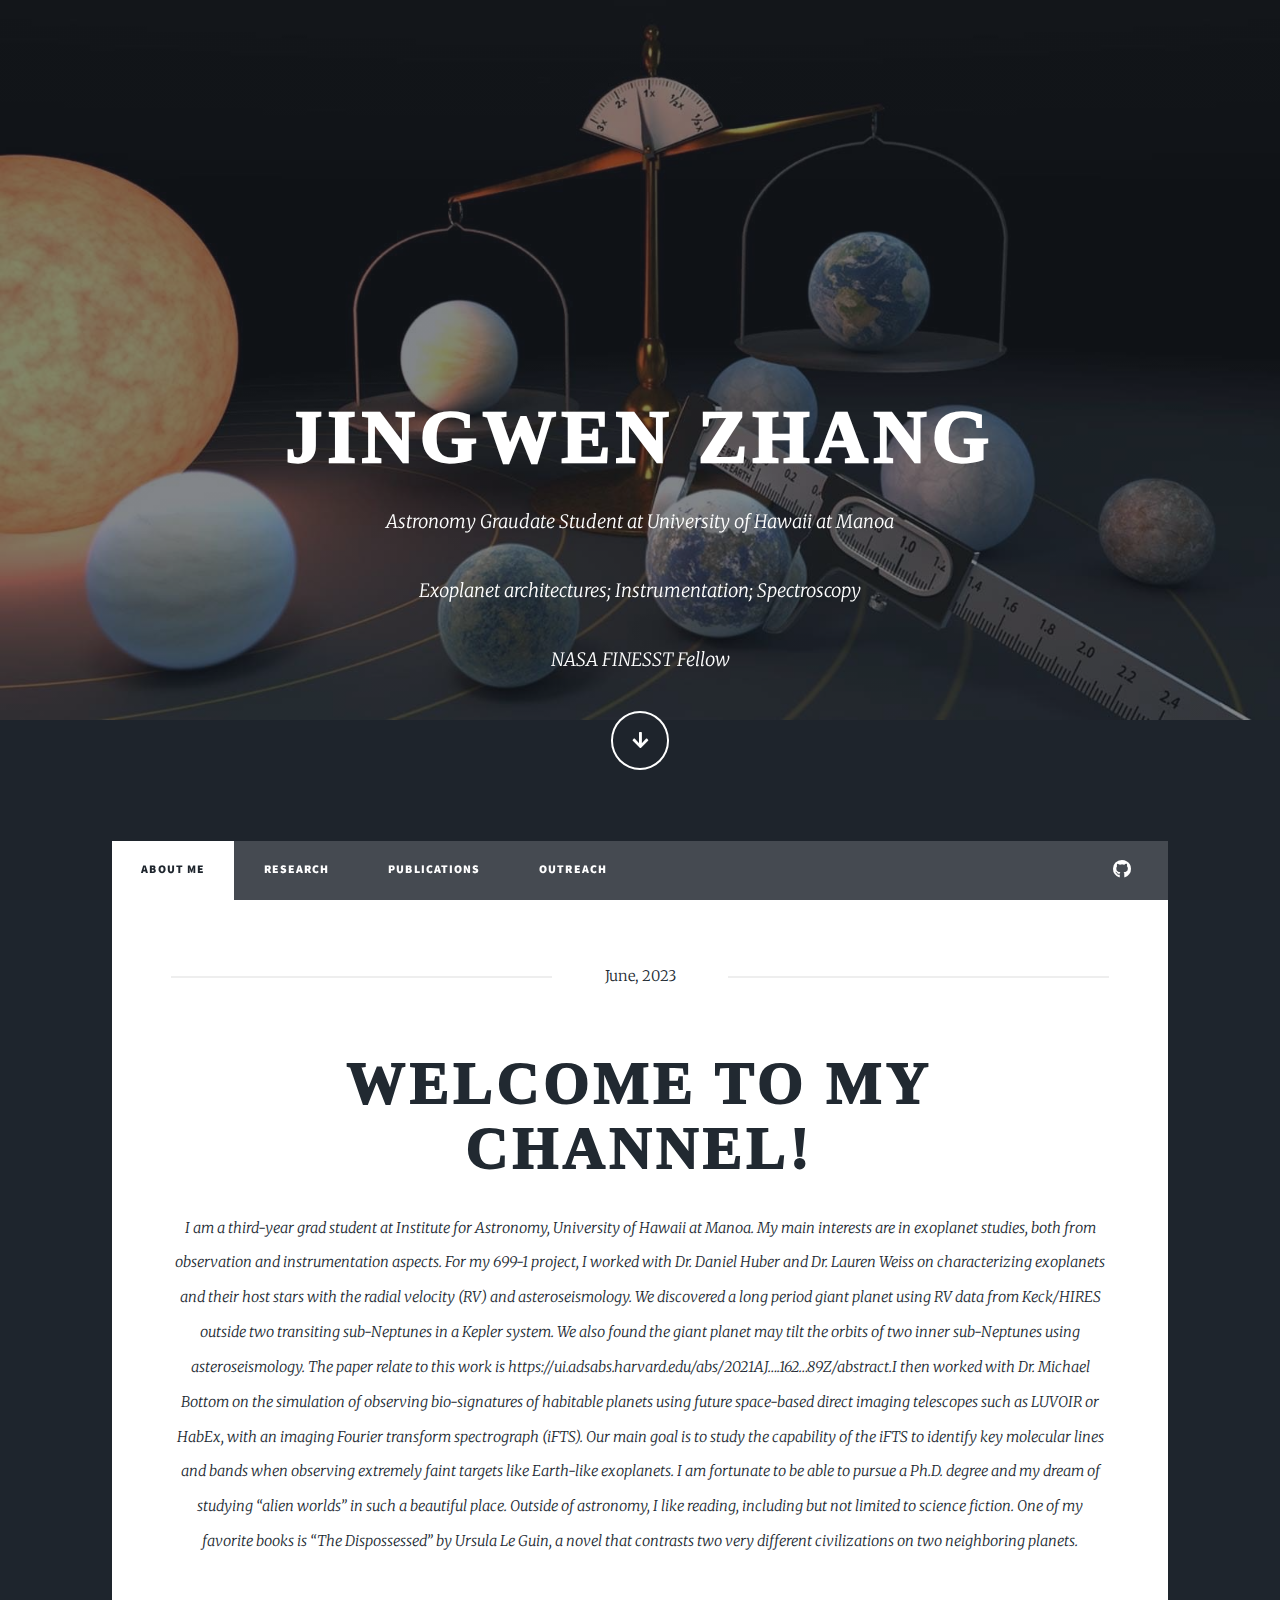
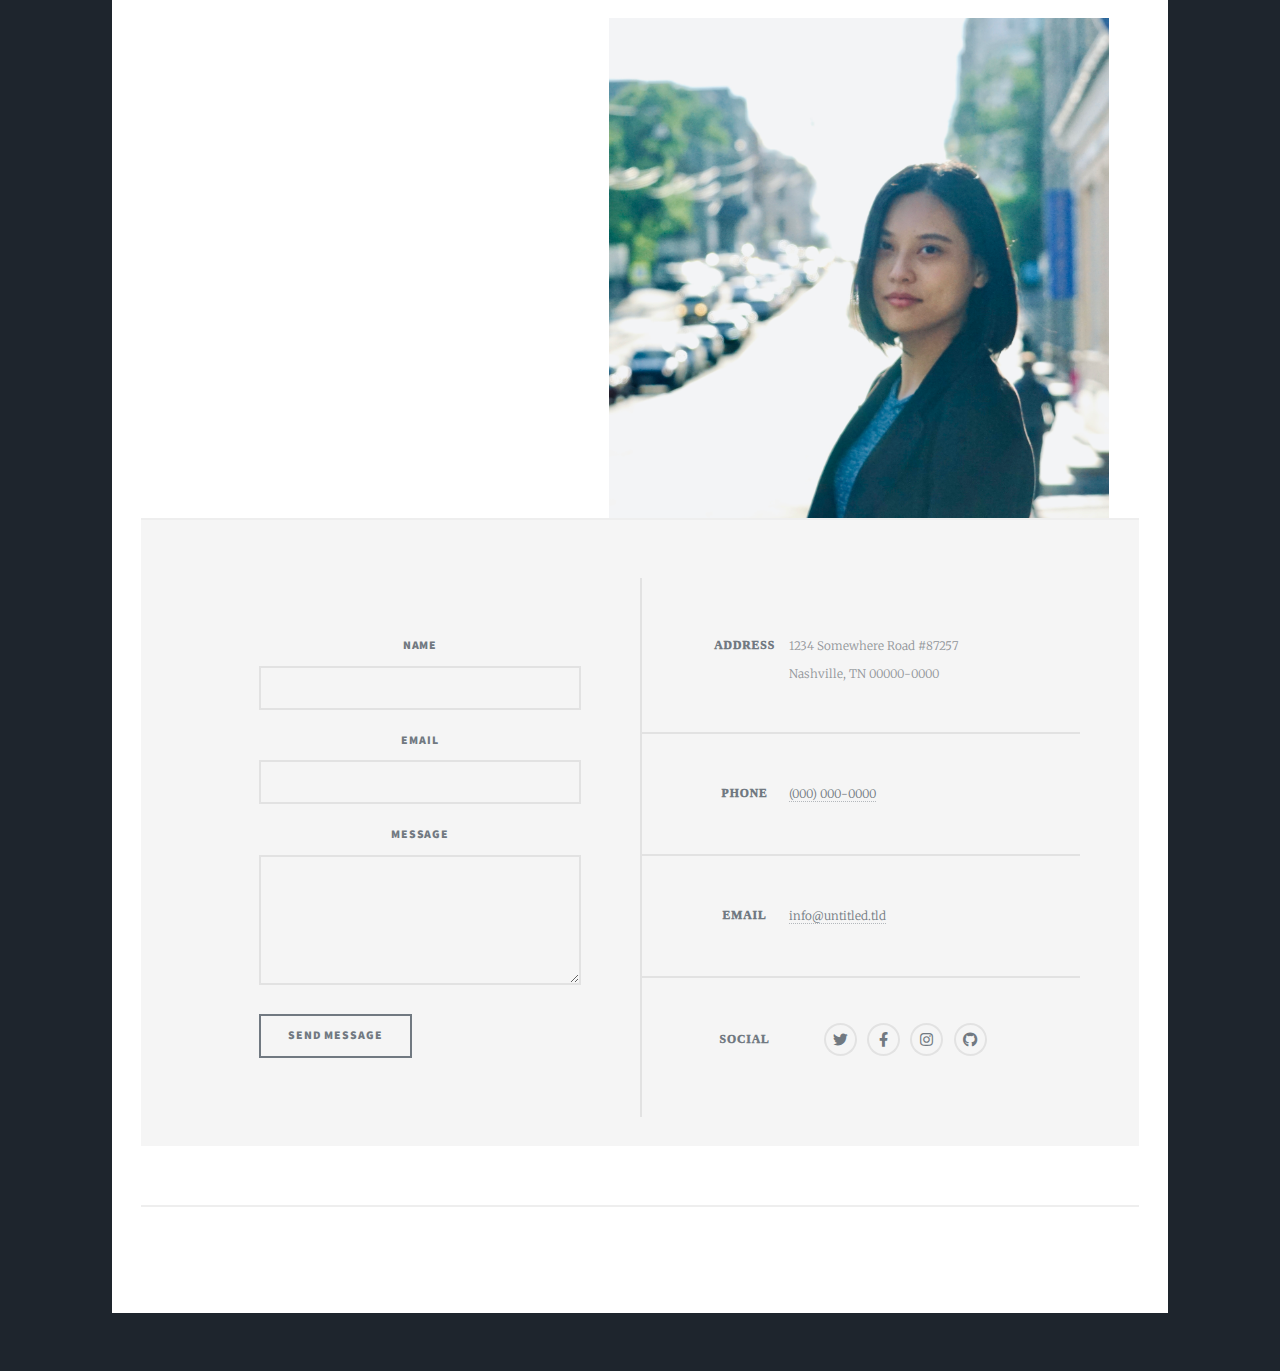
<file: index.html>
<!DOCTYPE HTML>
<!--
	Massively by HTML5 UP
	html5up.net | @ajlkn
	Free for personal and commercial use under the CCA 3.0 license (html5up.net/license)
-->
<html>
	<head>
		<title>Jingwen Zhang</title>
		<meta charset="utf-8" />
		<meta name="viewport" content="width=device-width, initial-scale=1, user-scalable=no" />
		<link rel="stylesheet" href="assets/css/main.css" />
		<noscript><link rel="stylesheet" href="assets/css/noscript.css" /></noscript>
	</head>
	<body class="is-preload">

		<!-- Wrapper -->
			<div id="wrapper" class="fade-in">

				<!-- Intro -->
					<div id="intro">
						<h1>Jingwen Zhang</h1>
						<p>Astronomy Graudate Student at University of Hawaii at Manoa</p>
						<p>Exoplanet architectures; Instrumentation; Spectroscopy</p>
						<p>NASA FINESST Fellow</p>
						<ul class="actions">
							<li><a href="#header" class="button icon solid solo fa-arrow-down scrolly">Continue</a></li>
						</ul>
					</div>

				<!-- Header -->
					<header id="header">
						<a href="index.html" class="logo">Home</a>
					</header>

				<!-- Nav -->
					<nav id="nav">
						<ul class="links">
							<li class="active"><a href="index.html">About Me</a></li>
							<li><a href="generic.html">Research</a></li>
							<li><a href="elements.html">Publications</a></li>
							<li><a href="outreach.html">Outreach</a></li>
						</ul>
						<ul class="icons">
							<li><a href="#" class="icon brands fa-github"><span class="label">GitHub</span></a></li>
						</ul>
					</nav>

				<!-- Main -->
					<div id="main">

						<!-- Featured Post -->
							<article class="post featured">
								<header class="major">
									<span class="date">June, 2023 </span>
									<h2><a href="#">welcome to my channel!<br />
						                        </a></h2>
									<p>I am a third-year grad student at Institute for Astronomy, University of Hawaii at Manoa. My main interests are in exoplanet studies, both from observation and instrumentation aspects.  For my 699-1 project, I worked with Dr. Daniel Huber and Dr. Lauren Weiss on characterizing exoplanets and their host stars with the radial velocity (RV) and asteroseismology. We discovered a long period giant planet using RV data from Keck/HIRES outside two transiting sub-Neptunes in a Kepler system. We also found the giant planet may tilt the orbits of two inner sub-Neptunes using asteroseismology. 
									The paper relate to this work is https://ui.adsabs.harvard.edu/abs/2021AJ….162…89Z/abstract.I then worked with Dr. Michael Bottom on the simulation of observing bio-signatures of habitable planets using future space-based direct imaging telescopes such as LUVOIR or HabEx, with an imaging Fourier transform spectrograph (iFTS). Our main goal is to study the capability of the iFTS to identify key molecular lines and bands when observing extremely faint targets like Earth-like exoplanets.
									I am fortunate to be able to pursue a Ph.D. degree and my dream of studying “alien worlds” in such a beautiful place. Outside of astronomy, I like reading, including but not limited to science fiction. One of my favorite books is “The Dispossessed” by Ursula Le Guin, a novel that contrasts two very different civilizations on two neighboring planets.</p>
								</header>
								<img src="images/pic01.jpg" alt="myphoto" align='right' width="500" height="500"  >
							</article>

						<!-- Posts -->

				<!-- Footer -->
					<footer id="footer">
						<section>
							<form method="post" action="#">
								<div class="fields">
									<div class="field">
										<label for="name">Name</label>
										<input type="text" name="name" id="name" />
									</div>
									<div class="field">
										<label for="email">Email</label>
										<input type="text" name="email" id="email" />
									</div>
									<div class="field">
										<label for="message">Message</label>
										<textarea name="message" id="message" rows="3"></textarea>
									</div>
								</div>
								<ul class="actions">
									<li><input type="submit" value="Send Message" /></li>
								</ul>
							</form>
						</section>
						<section class="split contact">
							<section class="alt">
								<h3>Address</h3>
								<p>1234 Somewhere Road #87257<br />
								Nashville, TN 00000-0000</p>
							</section>
							<section>
								<h3>Phone</h3>
								<p><a href="#">(000) 000-0000</a></p>
							</section>
							<section>
								<h3>Email</h3>
								<p><a href="#">info@untitled.tld</a></p>
							</section>
							<section>
								<h3>Social</h3>
								<ul class="icons alt">
									<li><a href="#" class="icon brands alt fa-twitter"><span class="label">Twitter</span></a></li>
									<li><a href="#" class="icon brands alt fa-facebook-f"><span class="label">Facebook</span></a></li>
									<li><a href="#" class="icon brands alt fa-instagram"><span class="label">Instagram</span></a></li>
									<li><a href="#" class="icon brands alt fa-github"><span class="label">GitHub</span></a></li>
								</ul>
							</section>
						</section>
					</footer>

				<!-- Copyright -->
					<div id="copyright">
						<ul><li>&copy; Untitled</li><li>Design: <a href="https://html5up.net">HTML5 UP</a></li></ul>
					</div>

			</div>

		<!-- Scripts -->
			<script src="assets/js/jquery.min.js"></script>
			<script src="assets/js/jquery.scrollex.min.js"></script>
			<script src="assets/js/jquery.scrolly.min.js"></script>
			<script src="assets/js/browser.min.js"></script>
			<script src="assets/js/breakpoints.min.js"></script>
			<script src="assets/js/util.js"></script>
			<script src="assets/js/main.js"></script>

	</body>
</html>
</file>
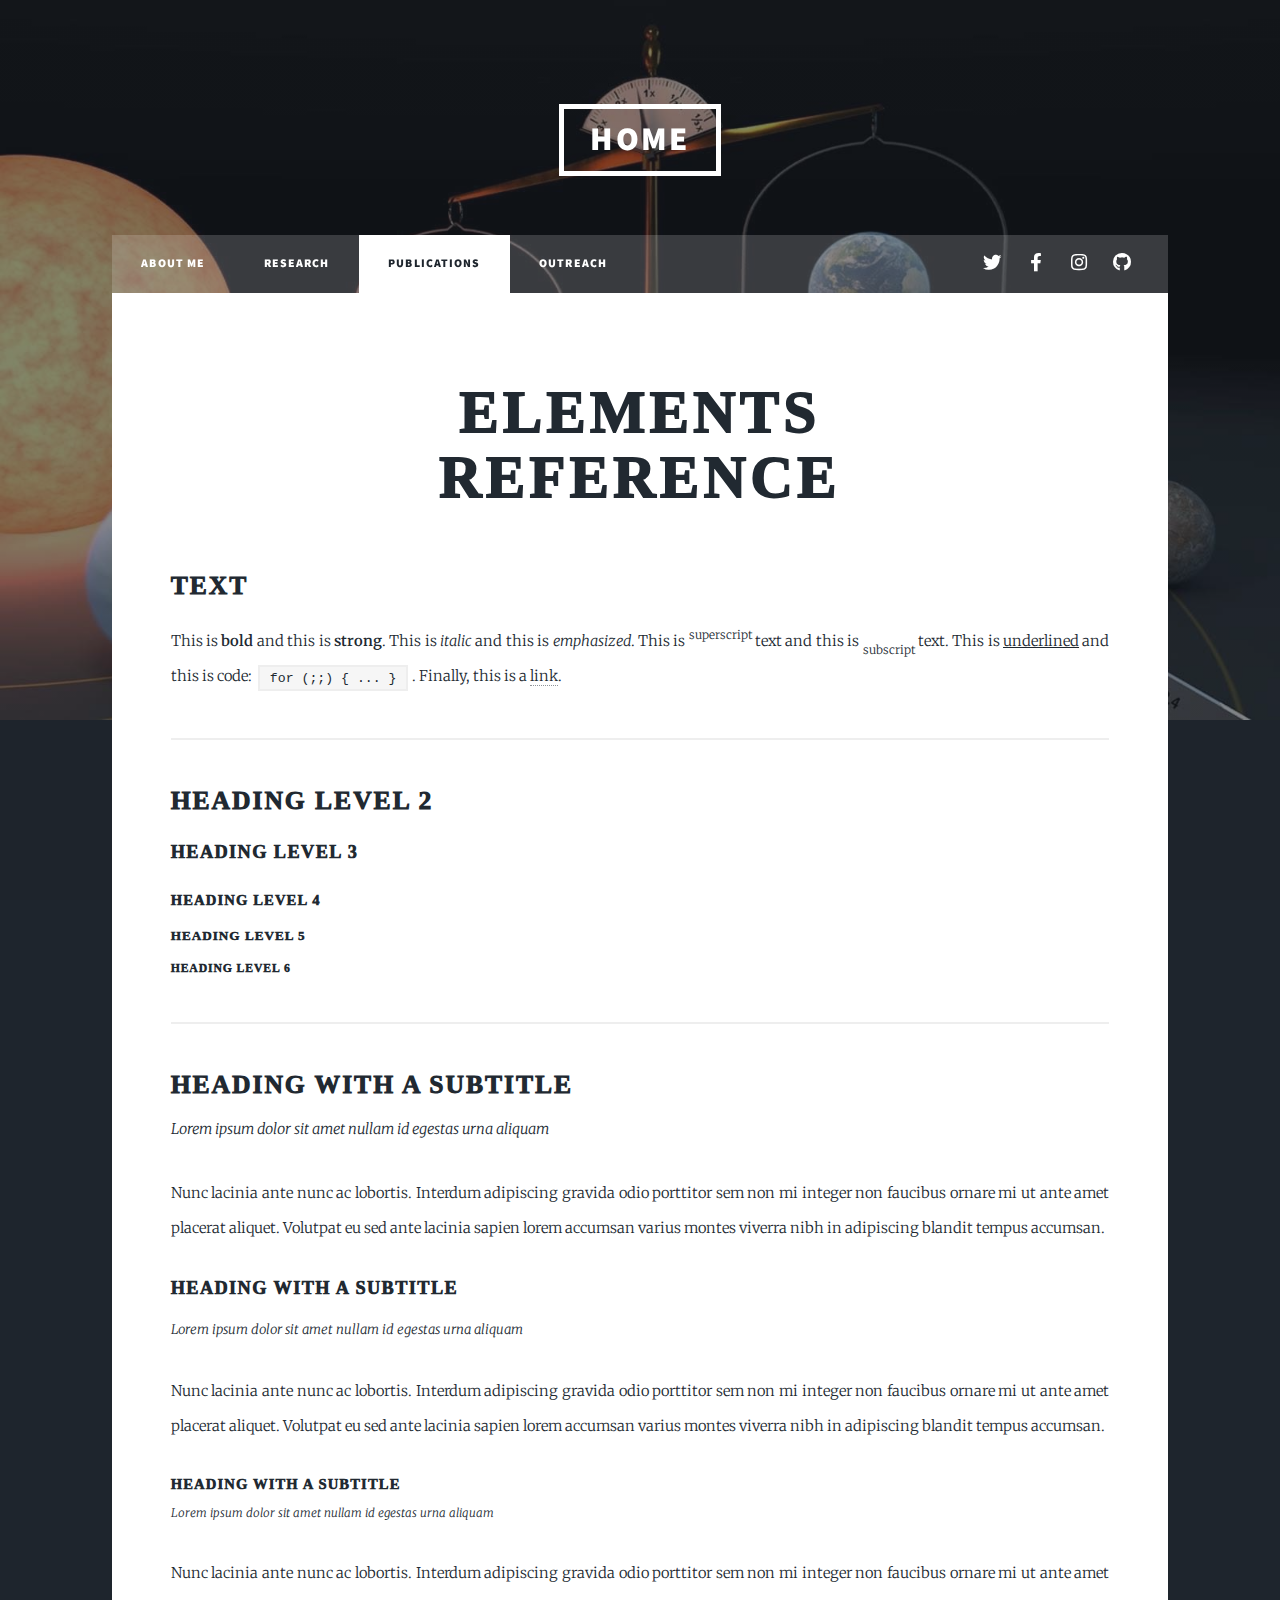
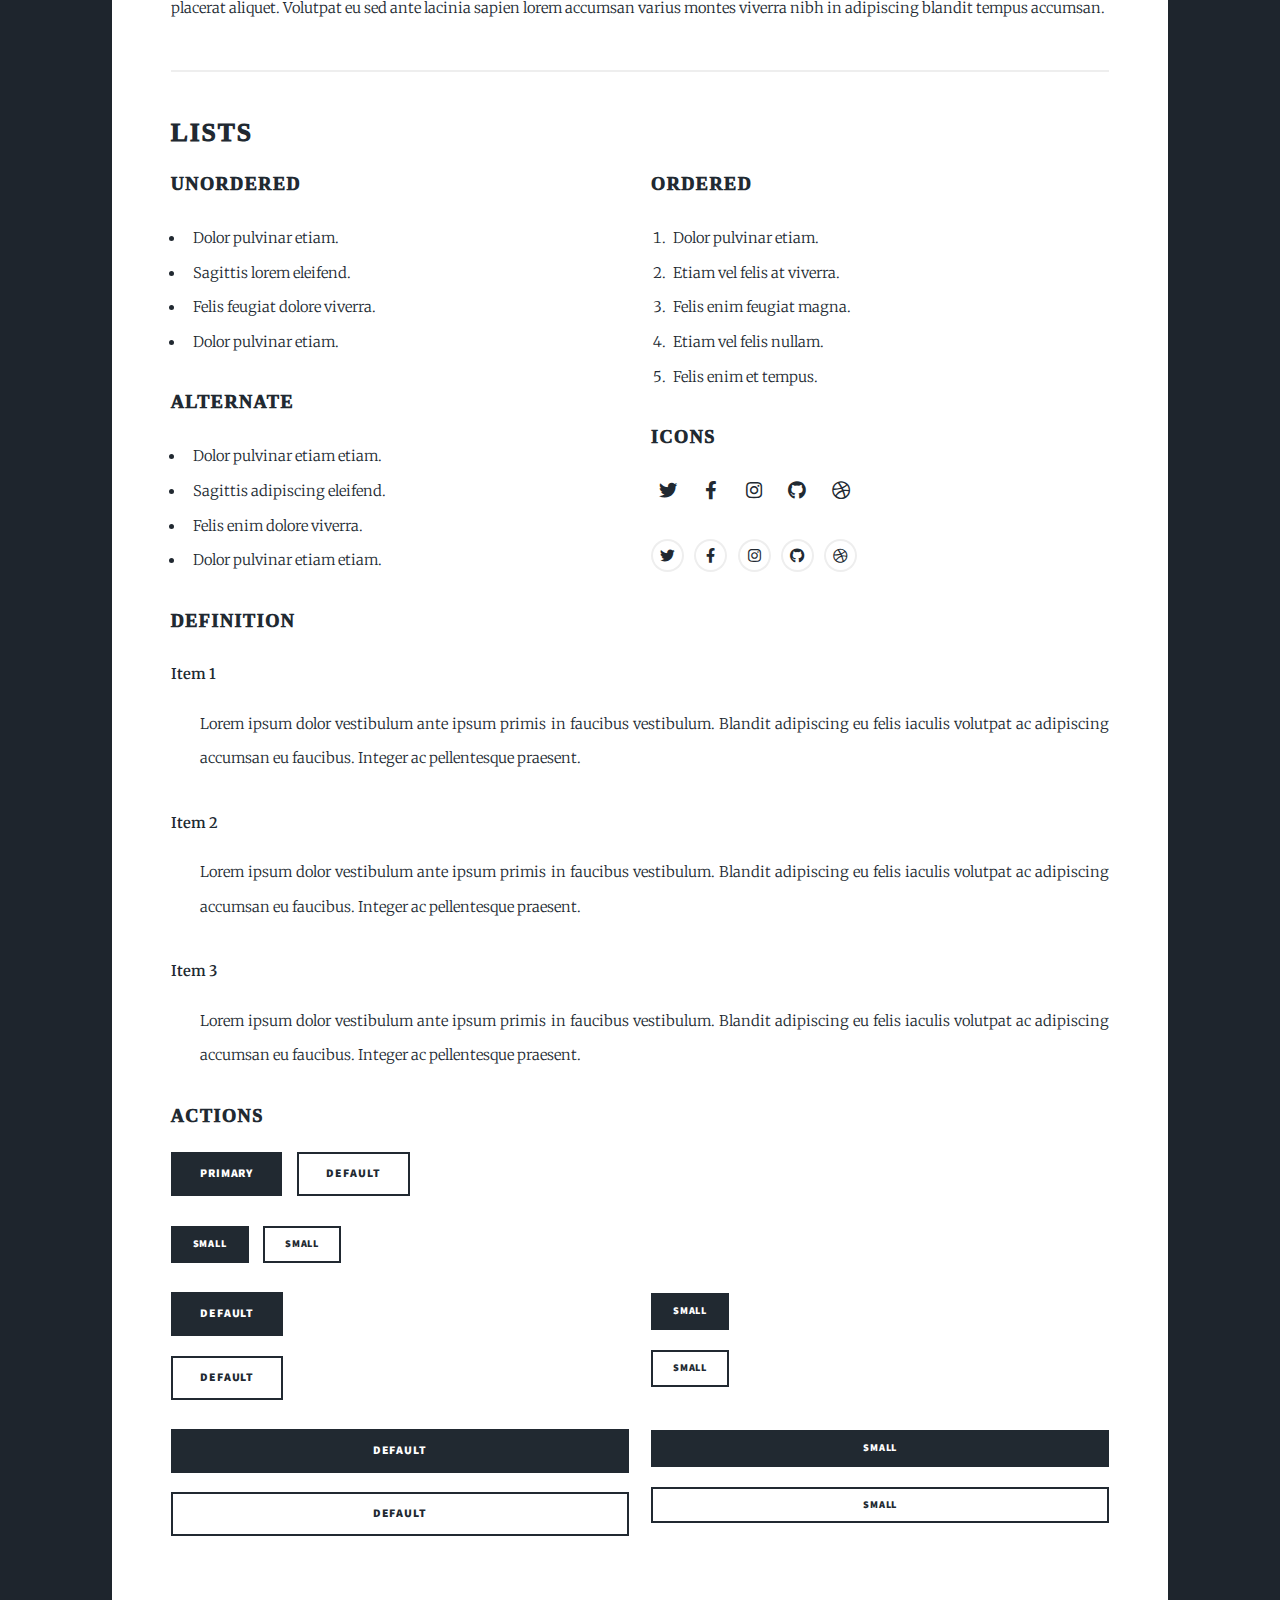
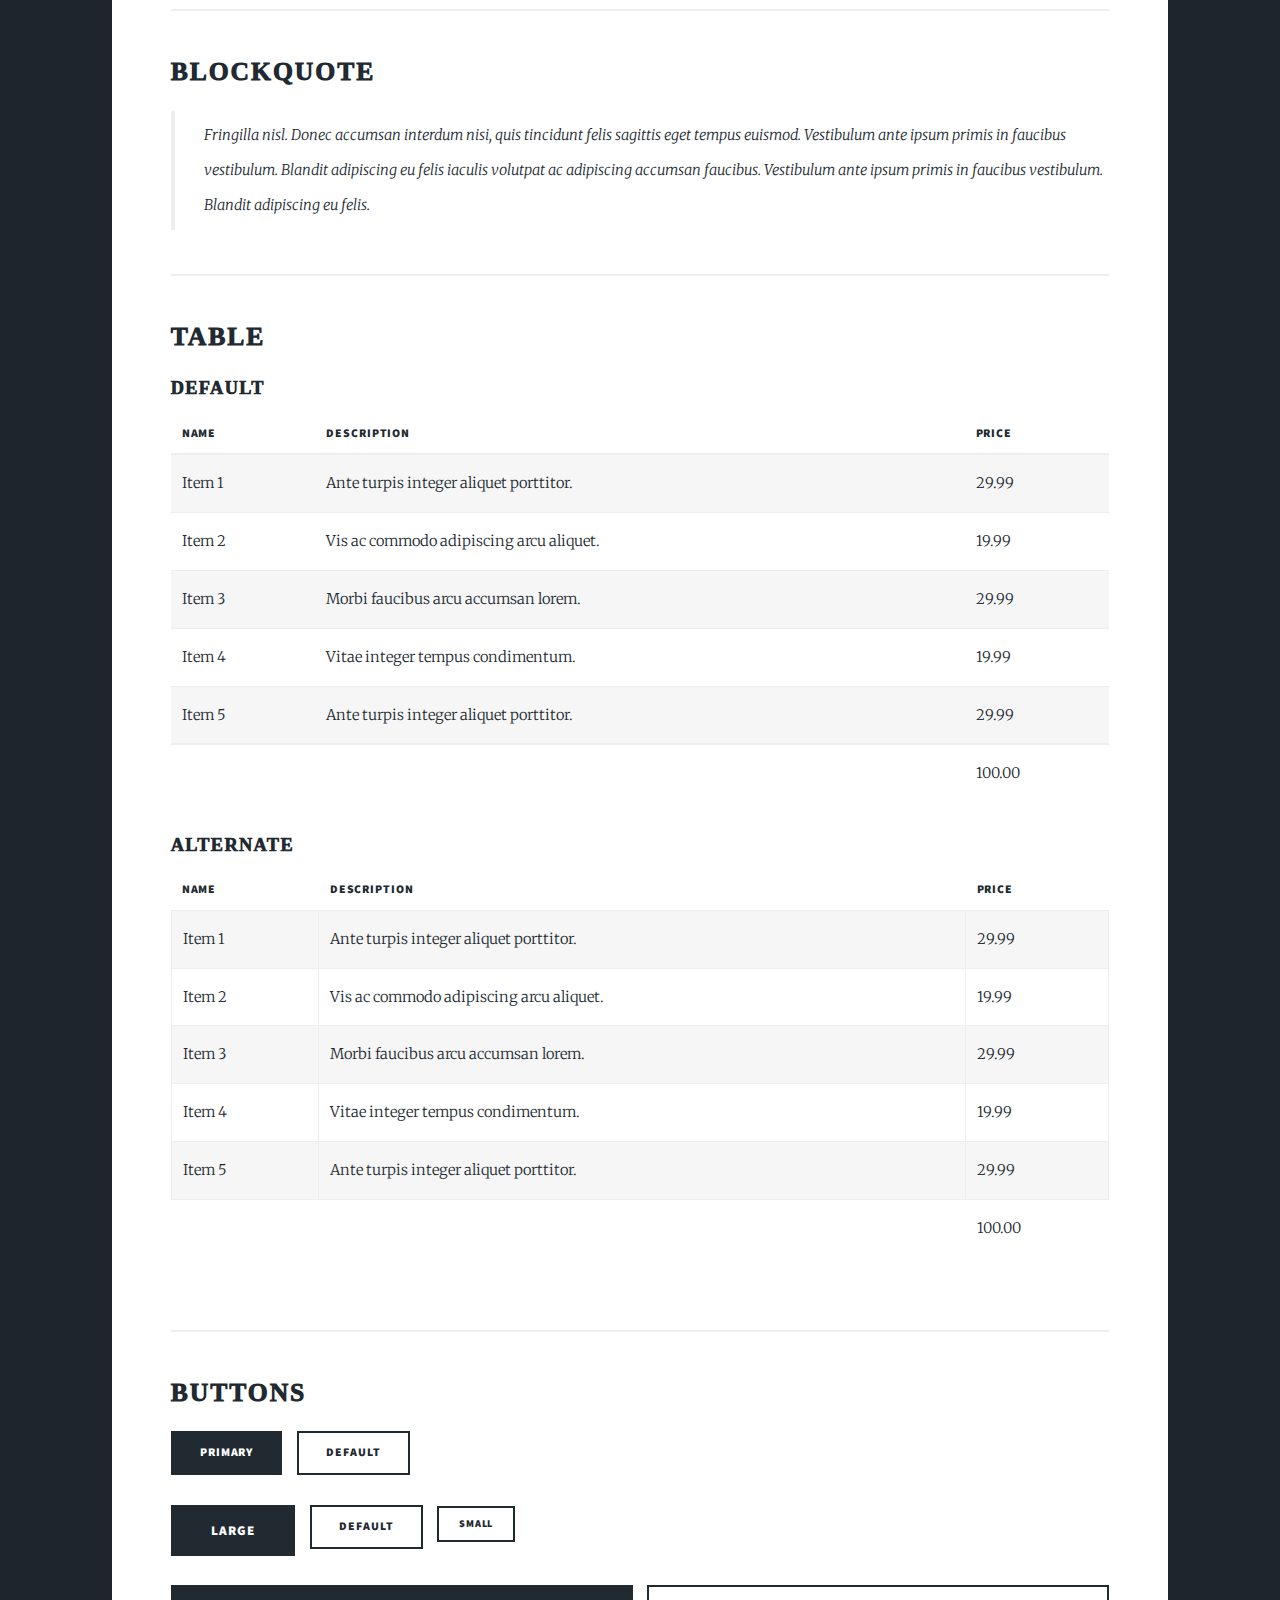
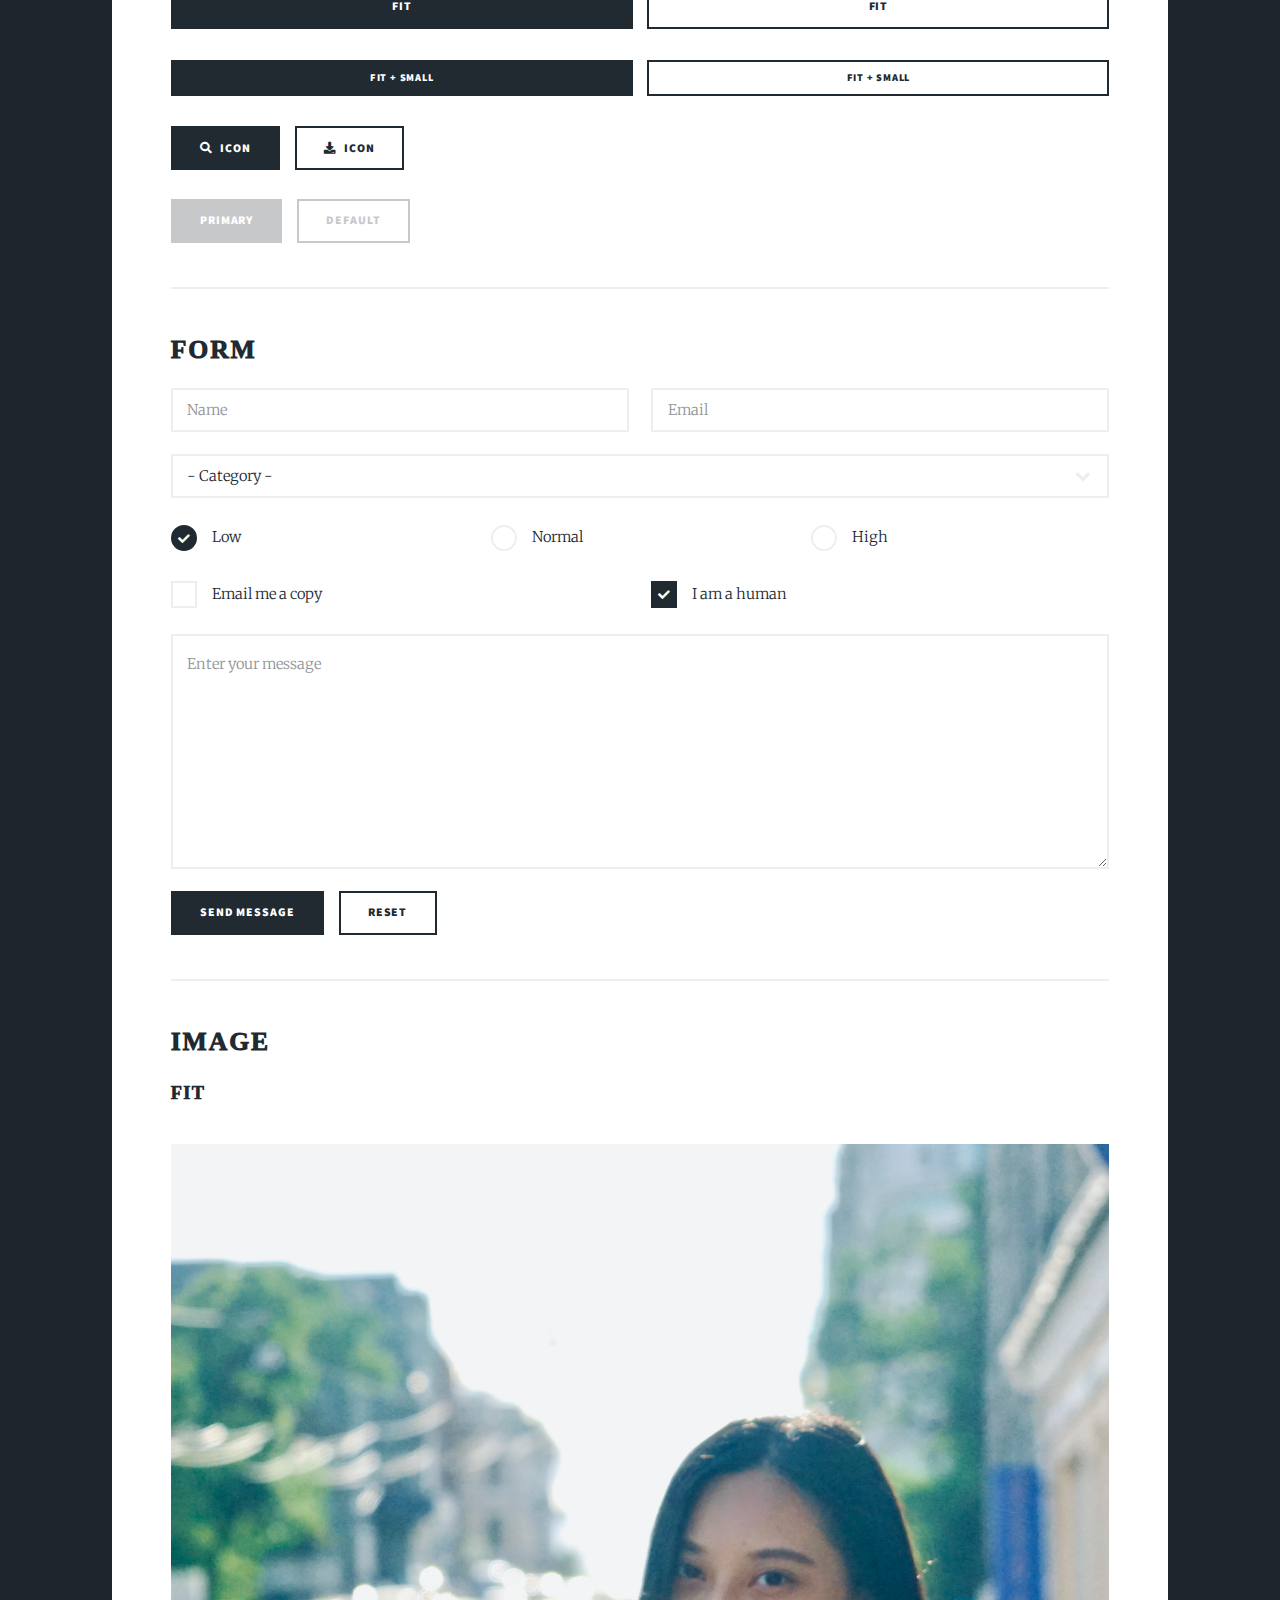
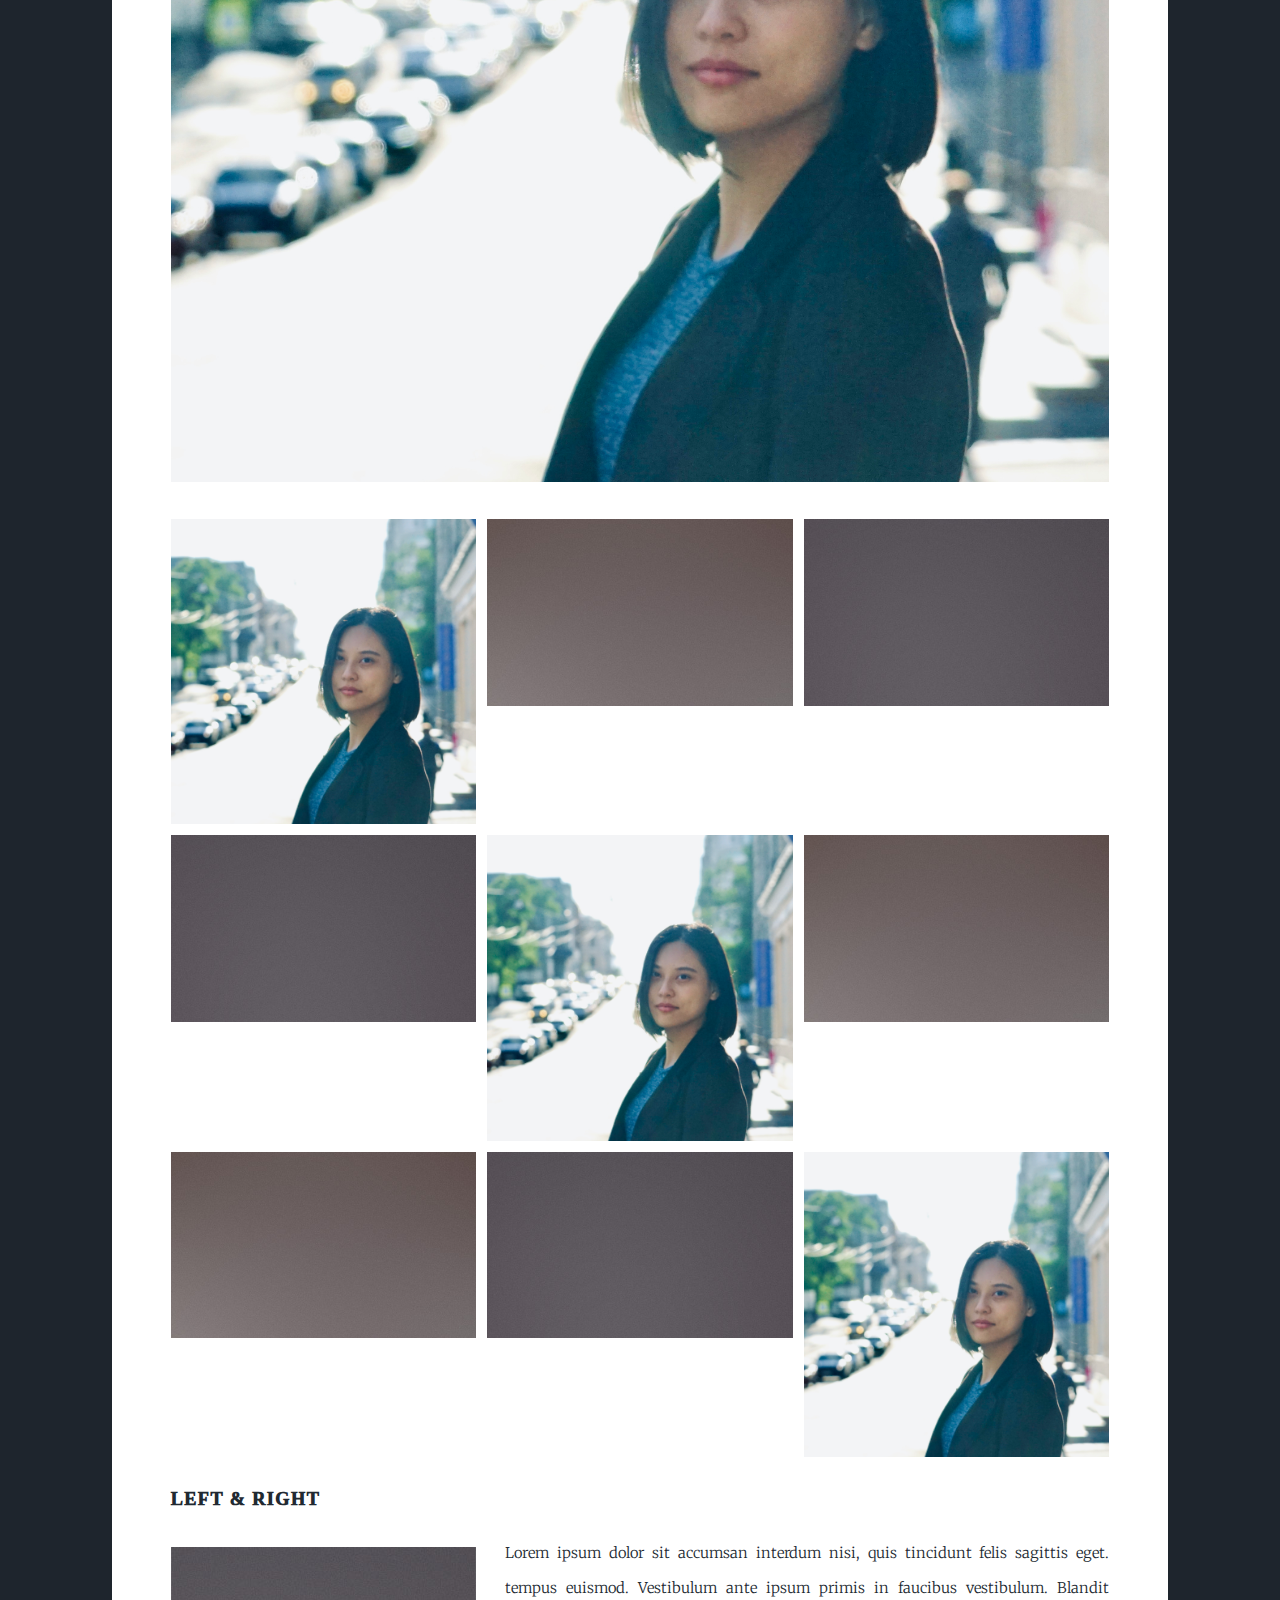
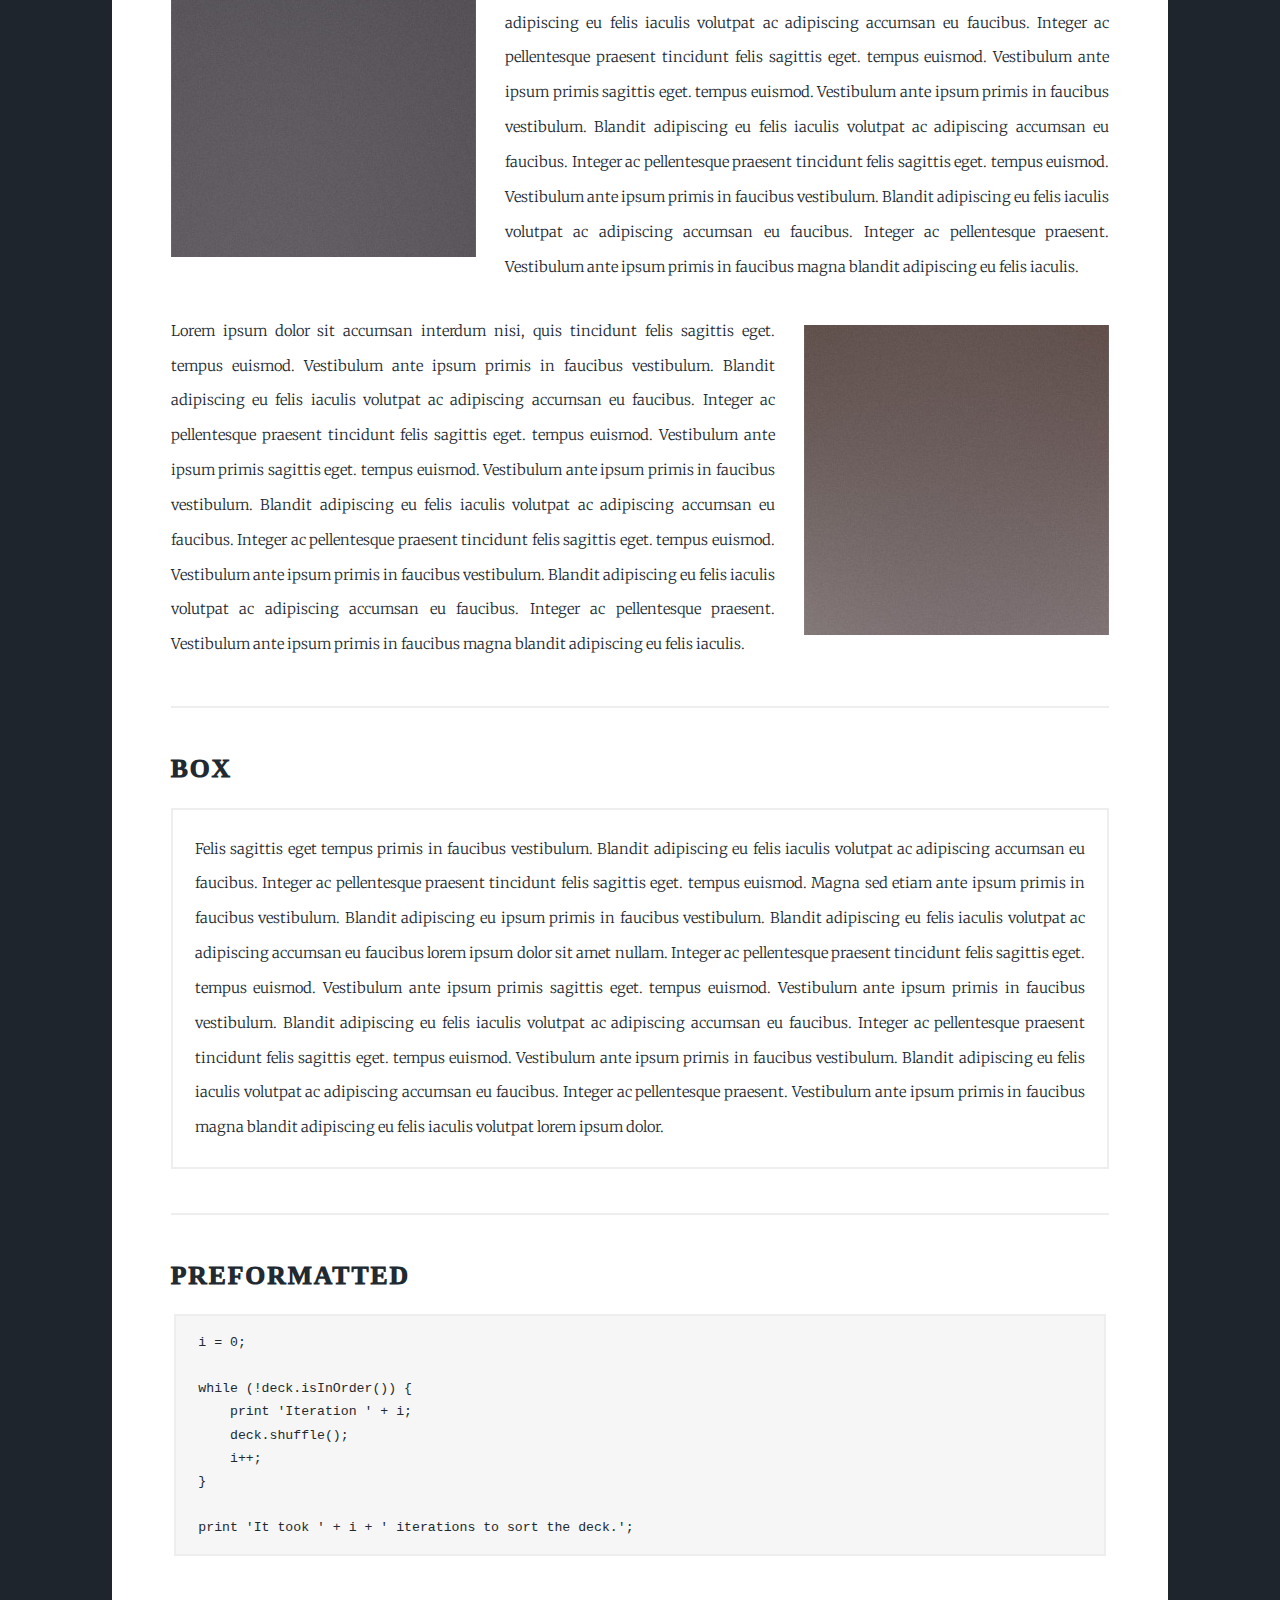
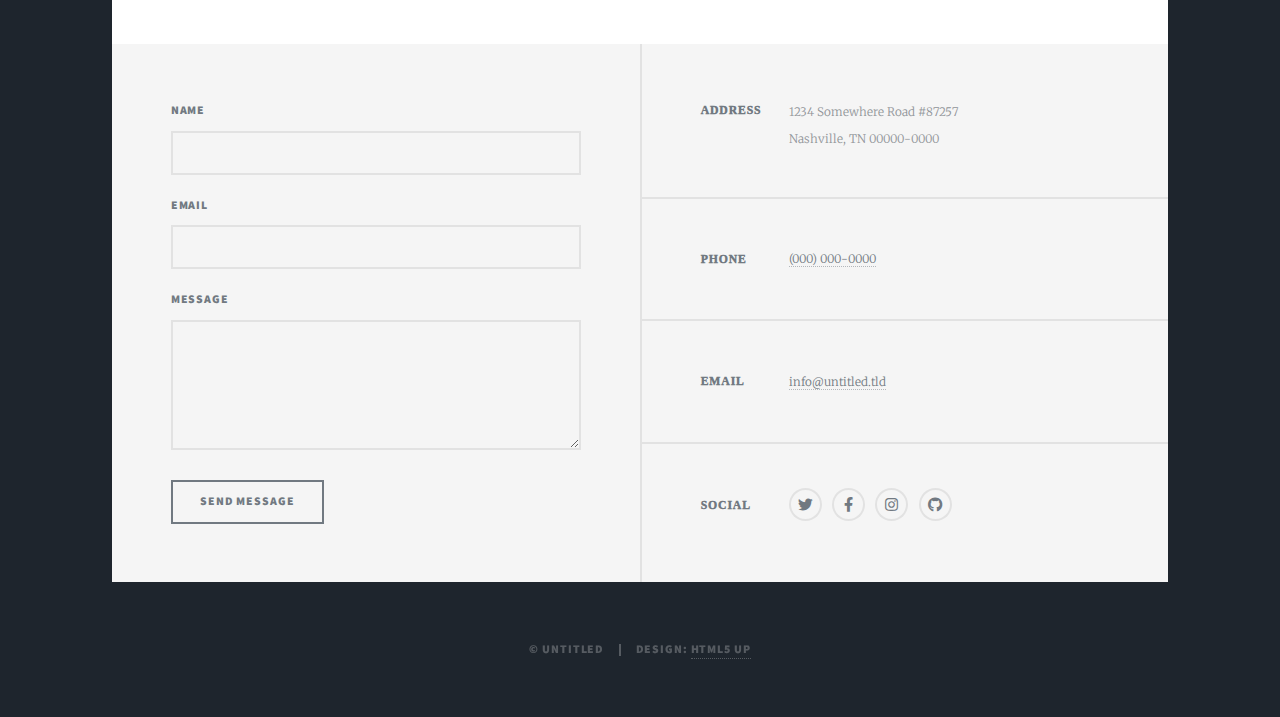
<file: elements.html>
<!DOCTYPE HTML>
<!--
	Massively by HTML5 UP
	html5up.net | @ajlkn
	Free for personal and commercial use under the CCA 3.0 license (html5up.net/license)
-->
<html>
	<head>
		<title>Elements Reference - Massively by HTML5 UP</title>
		<meta charset="utf-8" />
		<meta name="viewport" content="width=device-width, initial-scale=1, user-scalable=no" />
		<link rel="stylesheet" href="assets/css/main.css" />
		<noscript><link rel="stylesheet" href="assets/css/noscript.css" /></noscript>
	</head>
	<body class="is-preload">

		<!-- Wrapper -->
			<div id="wrapper">

				<!-- Header -->
					<header id="header">
						<a href="index.html" class="logo">Home</a>
					</header>

				<!-- Nav -->
					<nav id="nav">
						<ul class="links">
							<li><a href="index.html">About Me</a></li>
							<li><a href="generic.html">Research</a></li>
							<li class="active"><a href="elements.html">Publications</a></li>
							<li><a href="outreach.html">Outreach</a></li>
						</ul>
						<ul class="icons">
							<li><a href="#" class="icon brands fa-twitter"><span class="label">Twitter</span></a></li>
							<li><a href="#" class="icon brands fa-facebook-f"><span class="label">Facebook</span></a></li>
							<li><a href="#" class="icon brands fa-instagram"><span class="label">Instagram</span></a></li>
							<li><a href="#" class="icon brands fa-github"><span class="label">GitHub</span></a></li>
						</ul>
					</nav>

				<!-- Main -->
					<div id="main">

						<!-- Post -->
							<section class="post">
								<header class="major">
									<h1>Elements<br />
									Reference</h1>
								</header>

								<!-- Text stuff -->
									<h2>Text</h2>
									<p>This is <b>bold</b> and this is <strong>strong</strong>. This is <i>italic</i> and this is <em>emphasized</em>.
									This is <sup>superscript</sup> text and this is <sub>subscript</sub> text.
									This is <u>underlined</u> and this is code: <code>for (;;) { ... }</code>.
									Finally, this is a <a href="#">link</a>.</p>
									<hr />
									<h2>Heading Level 2</h2>
									<h3>Heading Level 3</h3>
									<h4>Heading Level 4</h4>
									<h5>Heading Level 5</h5>
									<h6>Heading Level 6</h6>
									<hr />
									<header>
										<h2>Heading with a Subtitle</h2>
										<p>Lorem ipsum dolor sit amet nullam id egestas urna aliquam</p>
									</header>
									<p>Nunc lacinia ante nunc ac lobortis. Interdum adipiscing gravida odio porttitor sem non mi integer non faucibus ornare mi ut ante amet placerat aliquet. Volutpat eu sed ante lacinia sapien lorem accumsan varius montes viverra nibh in adipiscing blandit tempus accumsan.</p>
									<header>
										<h3>Heading with a Subtitle</h3>
										<p>Lorem ipsum dolor sit amet nullam id egestas urna aliquam</p>
									</header>
									<p>Nunc lacinia ante nunc ac lobortis. Interdum adipiscing gravida odio porttitor sem non mi integer non faucibus ornare mi ut ante amet placerat aliquet. Volutpat eu sed ante lacinia sapien lorem accumsan varius montes viverra nibh in adipiscing blandit tempus accumsan.</p>
									<header>
										<h4>Heading with a Subtitle</h4>
										<p>Lorem ipsum dolor sit amet nullam id egestas urna aliquam</p>
									</header>
									<p>Nunc lacinia ante nunc ac lobortis. Interdum adipiscing gravida odio porttitor sem non mi integer non faucibus ornare mi ut ante amet placerat aliquet. Volutpat eu sed ante lacinia sapien lorem accumsan varius montes viverra nibh in adipiscing blandit tempus accumsan.</p>

									<hr />

								<!-- Lists -->
									<h2>Lists</h2>
									<div class="row">
										<div class="col-6 col-12-small">

											<h3>Unordered</h3>
											<ul>
												<li>Dolor pulvinar etiam.</li>
												<li>Sagittis lorem eleifend.</li>
												<li>Felis feugiat dolore viverra.</li>
												<li>Dolor pulvinar etiam.</li>
											</ul>

											<h3>Alternate</h3>
											<ul class="alt">
												<li>Dolor pulvinar etiam etiam.</li>
												<li>Sagittis adipiscing eleifend.</li>
												<li>Felis enim dolore viverra.</li>
												<li>Dolor pulvinar etiam etiam.</li>
											</ul>

										</div>
										<div class="col-6 col-12-small">

											<h3>Ordered</h3>
											<ol>
												<li>Dolor pulvinar etiam.</li>
												<li>Etiam vel felis at viverra.</li>
												<li>Felis enim feugiat magna.</li>
												<li>Etiam vel felis nullam.</li>
												<li>Felis enim et tempus.</li>
											</ol>

											<h3>Icons</h3>
											<ul class="icons">
												<li><a href="#" class="icon brands fa-twitter"><span class="label">Twitter</span></a></li>
												<li><a href="#" class="icon brands fa-facebook-f"><span class="label">Facebook</span></a></li>
												<li><a href="#" class="icon brands fa-instagram"><span class="label">Instagram</span></a></li>
												<li><a href="#" class="icon brands fa-github"><span class="label">Github</span></a></li>
												<li><a href="#" class="icon brands fa-dribbble"><span class="label">Dribbble</span></a></li>
											</ul>
											<ul class="icons alt">
												<li><a href="#" class="icon brands alt fa-twitter"><span class="label">Twitter</span></a></li>
												<li><a href="#" class="icon brands alt fa-facebook-f"><span class="label">Facebook</span></a></li>
												<li><a href="#" class="icon brands alt fa-instagram"><span class="label">Instagram</span></a></li>
												<li><a href="#" class="icon brands alt fa-github"><span class="label">Github</span></a></li>
												<li><a href="#" class="icon brands alt fa-dribbble"><span class="label">Dribbble</span></a></li>
											</ul>

										</div>
									</div>
									<h3>Definition</h3>
									<dl>
										<dt>Item 1</dt>
										<dd>
											<p>Lorem ipsum dolor vestibulum ante ipsum primis in faucibus vestibulum. Blandit adipiscing eu felis iaculis volutpat ac adipiscing accumsan eu faucibus. Integer ac pellentesque praesent.</p>
										</dd>
										<dt>Item 2</dt>
										<dd>
											<p>Lorem ipsum dolor vestibulum ante ipsum primis in faucibus vestibulum. Blandit adipiscing eu felis iaculis volutpat ac adipiscing accumsan eu faucibus. Integer ac pellentesque praesent.</p>
										</dd>
										<dt>Item 3</dt>
										<dd>
											<p>Lorem ipsum dolor vestibulum ante ipsum primis in faucibus vestibulum. Blandit adipiscing eu felis iaculis volutpat ac adipiscing accumsan eu faucibus. Integer ac pellentesque praesent.</p>
										</dd>
									</dl>

									<h3>Actions</h3>
									<ul class="actions">
										<li><a href="#" class="button primary">Primary</a></li>
										<li><a href="#" class="button">Default</a></li>
									</ul>
									<ul class="actions small">
										<li><a href="#" class="button primary small">Small</a></li>
										<li><a href="#" class="button small">Small</a></li>
									</ul>
									<div class="row">
										<div class="col-6 col-12-small">
											<ul class="actions stacked">
												<li><a href="#" class="button primary">Default</a></li>
												<li><a href="#" class="button">Default</a></li>
											</ul>
										</div>
										<div class="col-6 col-12-small">
											<ul class="actions stacked">
												<li><a href="#" class="button primary small">Small</a></li>
												<li><a href="#" class="button small">Small</a></li>
											</ul>
										</div>
									</div>
									<div class="row">
										<div class="col-6 col-12-small">
											<ul class="actions stacked">
												<li><a href="#" class="button primary fit">Default</a></li>
												<li><a href="#" class="button fit">Default</a></li>
											</ul>
										</div>
										<div class="col-6 col-12-small">
											<ul class="actions stacked">
												<li><a href="#" class="button primary small fit">Small</a></li>
												<li><a href="#" class="button small fit">Small</a></li>
											</ul>
										</div>
									</div>

									<hr />

								<!-- Blockquote -->
									<h2>Blockquote</h2>
									<blockquote>Fringilla nisl. Donec accumsan interdum nisi, quis tincidunt felis sagittis eget tempus euismod. Vestibulum ante ipsum primis in faucibus vestibulum. Blandit adipiscing eu felis iaculis volutpat ac adipiscing accumsan faucibus. Vestibulum ante ipsum primis in faucibus vestibulum. Blandit adipiscing eu felis.</blockquote>

									<hr />

								<!-- Table -->
									<h2>Table</h2>

									<h3>Default</h3>
									<div class="table-wrapper">
										<table>
											<thead>
												<tr>
													<th>Name</th>
													<th>Description</th>
													<th>Price</th>
												</tr>
											</thead>
											<tbody>
												<tr>
													<td>Item 1</td>
													<td>Ante turpis integer aliquet porttitor.</td>
													<td>29.99</td>
												</tr>
												<tr>
													<td>Item 2</td>
													<td>Vis ac commodo adipiscing arcu aliquet.</td>
													<td>19.99</td>
												</tr>
												<tr>
													<td>Item 3</td>
													<td> Morbi faucibus arcu accumsan lorem.</td>
													<td>29.99</td>
												</tr>
												<tr>
													<td>Item 4</td>
													<td>Vitae integer tempus condimentum.</td>
													<td>19.99</td>
												</tr>
												<tr>
													<td>Item 5</td>
													<td>Ante turpis integer aliquet porttitor.</td>
													<td>29.99</td>
												</tr>
											</tbody>
											<tfoot>
												<tr>
													<td colspan="2"></td>
													<td>100.00</td>
												</tr>
											</tfoot>
										</table>
									</div>

									<h3>Alternate</h3>
									<div class="table-wrapper">
										<table class="alt">
											<thead>
												<tr>
													<th>Name</th>
													<th>Description</th>
													<th>Price</th>
												</tr>
											</thead>
											<tbody>
												<tr>
													<td>Item 1</td>
													<td>Ante turpis integer aliquet porttitor.</td>
													<td>29.99</td>
												</tr>
												<tr>
													<td>Item 2</td>
													<td>Vis ac commodo adipiscing arcu aliquet.</td>
													<td>19.99</td>
												</tr>
												<tr>
													<td>Item 3</td>
													<td> Morbi faucibus arcu accumsan lorem.</td>
													<td>29.99</td>
												</tr>
												<tr>
													<td>Item 4</td>
													<td>Vitae integer tempus condimentum.</td>
													<td>19.99</td>
												</tr>
												<tr>
													<td>Item 5</td>
													<td>Ante turpis integer aliquet porttitor.</td>
													<td>29.99</td>
												</tr>
											</tbody>
											<tfoot>
												<tr>
													<td colspan="2"></td>
													<td>100.00</td>
												</tr>
											</tfoot>
										</table>
									</div>

									<hr />

								<!-- Buttons -->
									<h2>Buttons</h2>
									<ul class="actions">
										<li><a href="#" class="button primary">Primary</a></li>
										<li><a href="#" class="button">Default</a></li>
									</ul>
									<ul class="actions">
										<li><a href="#" class="button primary large">Large</a></li>
										<li><a href="#" class="button">Default</a></li>
										<li><a href="#" class="button small">Small</a></li>
									</ul>
									<ul class="actions fit">
										<li><a href="#" class="button primary fit">Fit</a></li>
										<li><a href="#" class="button fit">Fit</a></li>
									</ul>
									<ul class="actions fit small">
										<li><a href="#" class="button primary fit small">Fit + Small</a></li>
										<li><a href="#" class="button fit small">Fit + Small</a></li>
									</ul>
									<ul class="actions">
										<li><a href="#" class="button primary icon solid fa-search">Icon</a></li>
										<li><a href="#" class="button icon solid fa-download">Icon</a></li>
									</ul>
									<ul class="actions">
										<li><span class="button primary disabled">Primary</span></li>
										<li><span class="button disabled">Default</span></li>
									</ul>

									<hr />

								<!-- Form -->
									<h2>Form</h2>

									<form method="post" action="#">
										<div class="row gtr-uniform">
											<div class="col-6 col-12-xsmall">
												<input type="text" name="demo-name" id="demo-name" value="" placeholder="Name" />
											</div>
											<div class="col-6 col-12-xsmall">
												<input type="email" name="demo-email" id="demo-email" value="" placeholder="Email" />
											</div>
											<!-- Break -->
											<div class="col-12">
												<select name="demo-category" id="demo-category">
													<option value="">- Category -</option>
													<option value="1">Manufacturing</option>
													<option value="1">Shipping</option>
													<option value="1">Administration</option>
													<option value="1">Human Resources</option>
												</select>
											</div>
											<!-- Break -->
											<div class="col-4 col-12-small">
												<input type="radio" id="demo-priority-low" name="demo-priority" checked>
												<label for="demo-priority-low">Low</label>
											</div>
											<div class="col-4 col-12-small">
												<input type="radio" id="demo-priority-normal" name="demo-priority">
												<label for="demo-priority-normal">Normal</label>
											</div>
											<div class="col-4 col-12-small">
												<input type="radio" id="demo-priority-high" name="demo-priority">
												<label for="demo-priority-high">High</label>
											</div>
											<!-- Break -->
											<div class="col-6 col-12-small">
												<input type="checkbox" id="demo-copy" name="demo-copy">
												<label for="demo-copy">Email me a copy</label>
											</div>
											<div class="col-6 col-12-small">
												<input type="checkbox" id="demo-human" name="demo-human" checked>
												<label for="demo-human">I am a human</label>
											</div>
											<!-- Break -->
											<div class="col-12">
												<textarea name="demo-message" id="demo-message" placeholder="Enter your message" rows="6"></textarea>
											</div>
											<!-- Break -->
											<div class="col-12">
												<ul class="actions">
													<li><input type="submit" value="Send Message" class="primary" /></li>
													<li><input type="reset" value="Reset" /></li>
												</ul>
											</div>
										</div>
									</form>

									<hr />

								<!-- Image -->
									<h2>Image</h2>

									<h3>Fit</h3>
									<span class="image fit"><img src="images/pic01.jpg" alt="" /></span>
									<div class="box alt">
										<div class="row gtr-50 gtr-uniform">
											<div class="col-4"><span class="image fit"><img src="images/pic02.jpg" alt="" /></span></div>
											<div class="col-4"><span class="image fit"><img src="images/pic03.jpg" alt="" /></span></div>
											<div class="col-4"><span class="image fit"><img src="images/pic04.jpg" alt="" /></span></div>
											<!-- Break -->
											<div class="col-4"><span class="image fit"><img src="images/pic04.jpg" alt="" /></span></div>
											<div class="col-4"><span class="image fit"><img src="images/pic02.jpg" alt="" /></span></div>
											<div class="col-4"><span class="image fit"><img src="images/pic03.jpg" alt="" /></span></div>
											<!-- Break -->
											<div class="col-4"><span class="image fit"><img src="images/pic03.jpg" alt="" /></span></div>
											<div class="col-4"><span class="image fit"><img src="images/pic04.jpg" alt="" /></span></div>
											<div class="col-4"><span class="image fit"><img src="images/pic02.jpg" alt="" /></span></div>
										</div>
									</div>

									<h3>Left &amp; Right</h3>
									<p><span class="image left"><img src="images/pic08.jpg" alt="" /></span>Lorem ipsum dolor sit accumsan interdum nisi, quis tincidunt felis sagittis eget. tempus euismod. Vestibulum ante ipsum primis in faucibus vestibulum. Blandit adipiscing eu felis iaculis volutpat ac adipiscing accumsan eu faucibus. Integer ac pellentesque praesent tincidunt felis sagittis eget. tempus euismod. Vestibulum ante ipsum primis sagittis eget. tempus euismod. Vestibulum ante ipsum primis in faucibus vestibulum. Blandit adipiscing eu felis iaculis volutpat ac adipiscing accumsan eu faucibus. Integer ac pellentesque praesent tincidunt felis sagittis eget. tempus euismod. Vestibulum ante ipsum primis in faucibus vestibulum. Blandit adipiscing eu felis iaculis volutpat ac adipiscing accumsan eu faucibus. Integer ac pellentesque praesent. Vestibulum ante ipsum primis in faucibus magna blandit adipiscing eu felis iaculis.</p>
									<p><span class="image right"><img src="images/pic09.jpg" alt="" /></span>Lorem ipsum dolor sit accumsan interdum nisi, quis tincidunt felis sagittis eget. tempus euismod. Vestibulum ante ipsum primis in faucibus vestibulum. Blandit adipiscing eu felis iaculis volutpat ac adipiscing accumsan eu faucibus. Integer ac pellentesque praesent tincidunt felis sagittis eget. tempus euismod. Vestibulum ante ipsum primis sagittis eget. tempus euismod. Vestibulum ante ipsum primis in faucibus vestibulum. Blandit adipiscing eu felis iaculis volutpat ac adipiscing accumsan eu faucibus. Integer ac pellentesque praesent tincidunt felis sagittis eget. tempus euismod. Vestibulum ante ipsum primis in faucibus vestibulum. Blandit adipiscing eu felis iaculis volutpat ac adipiscing accumsan eu faucibus. Integer ac pellentesque praesent. Vestibulum ante ipsum primis in faucibus magna blandit adipiscing eu felis iaculis.</p>

									<hr />

								<!-- Box -->
									<h2>Box</h2>
									<div class="box">
										<p>Felis sagittis eget tempus primis in faucibus vestibulum. Blandit adipiscing eu felis iaculis volutpat ac adipiscing accumsan eu faucibus. Integer ac pellentesque praesent tincidunt felis sagittis eget. tempus euismod. Magna sed etiam ante ipsum primis in faucibus vestibulum. Blandit adipiscing eu ipsum primis in faucibus vestibulum. Blandit adipiscing eu felis iaculis volutpat ac adipiscing accumsan eu faucibus lorem ipsum dolor sit amet nullam. Integer ac pellentesque praesent tincidunt felis sagittis eget. tempus euismod. Vestibulum ante ipsum primis sagittis eget. tempus euismod. Vestibulum ante ipsum primis in faucibus vestibulum. Blandit adipiscing eu felis iaculis volutpat ac adipiscing accumsan eu faucibus. Integer ac pellentesque praesent tincidunt felis sagittis eget. tempus euismod. Vestibulum ante ipsum primis in faucibus vestibulum. Blandit adipiscing eu felis iaculis volutpat ac adipiscing accumsan eu faucibus. Integer ac pellentesque praesent. Vestibulum ante ipsum primis in faucibus magna blandit adipiscing eu felis iaculis volutpat lorem ipsum dolor.</p>
									</div>

									<hr />

								<!-- Preformatted Code -->
									<h2>Preformatted</h2>
									<pre><code>i = 0;

while (!deck.isInOrder()) {
    print 'Iteration ' + i;
    deck.shuffle();
    i++;
}

print 'It took ' + i + ' iterations to sort the deck.';
</code></pre>

							</section>

					</div>

				<!-- Footer -->
					<footer id="footer">
						<section>
							<form method="post" action="#">
								<div class="fields">
									<div class="field">
										<label for="name">Name</label>
										<input type="text" name="name" id="name" />
									</div>
									<div class="field">
										<label for="email">Email</label>
										<input type="text" name="email" id="email" />
									</div>
									<div class="field">
										<label for="message">Message</label>
										<textarea name="message" id="message" rows="3"></textarea>
									</div>
								</div>
								<ul class="actions">
									<li><input type="submit" value="Send Message" /></li>
								</ul>
							</form>
						</section>
						<section class="split contact">
							<section class="alt">
								<h3>Address</h3>
								<p>1234 Somewhere Road #87257<br />
								Nashville, TN 00000-0000</p>
							</section>
							<section>
								<h3>Phone</h3>
								<p><a href="#">(000) 000-0000</a></p>
							</section>
							<section>
								<h3>Email</h3>
								<p><a href="#">info@untitled.tld</a></p>
							</section>
							<section>
								<h3>Social</h3>
								<ul class="icons alt">
									<li><a href="#" class="icon brands alt fa-twitter"><span class="label">Twitter</span></a></li>
									<li><a href="#" class="icon brands alt fa-facebook-f"><span class="label">Facebook</span></a></li>
									<li><a href="#" class="icon brands alt fa-instagram"><span class="label">Instagram</span></a></li>
									<li><a href="#" class="icon brands alt fa-github"><span class="label">GitHub</span></a></li>
								</ul>
							</section>
						</section>
					</footer>

				<!-- Copyright -->
					<div id="copyright">
						<ul><li>&copy; Untitled</li><li>Design: <a href="https://html5up.net">HTML5 UP</a></li></ul>
					</div>

			</div>

		<!-- Scripts -->
			<script src="assets/js/jquery.min.js"></script>
			<script src="assets/js/jquery.scrollex.min.js"></script>
			<script src="assets/js/jquery.scrolly.min.js"></script>
			<script src="assets/js/browser.min.js"></script>
			<script src="assets/js/breakpoints.min.js"></script>
			<script src="assets/js/util.js"></script>
			<script src="assets/js/main.js"></script>

	</body>
</html>
</file>
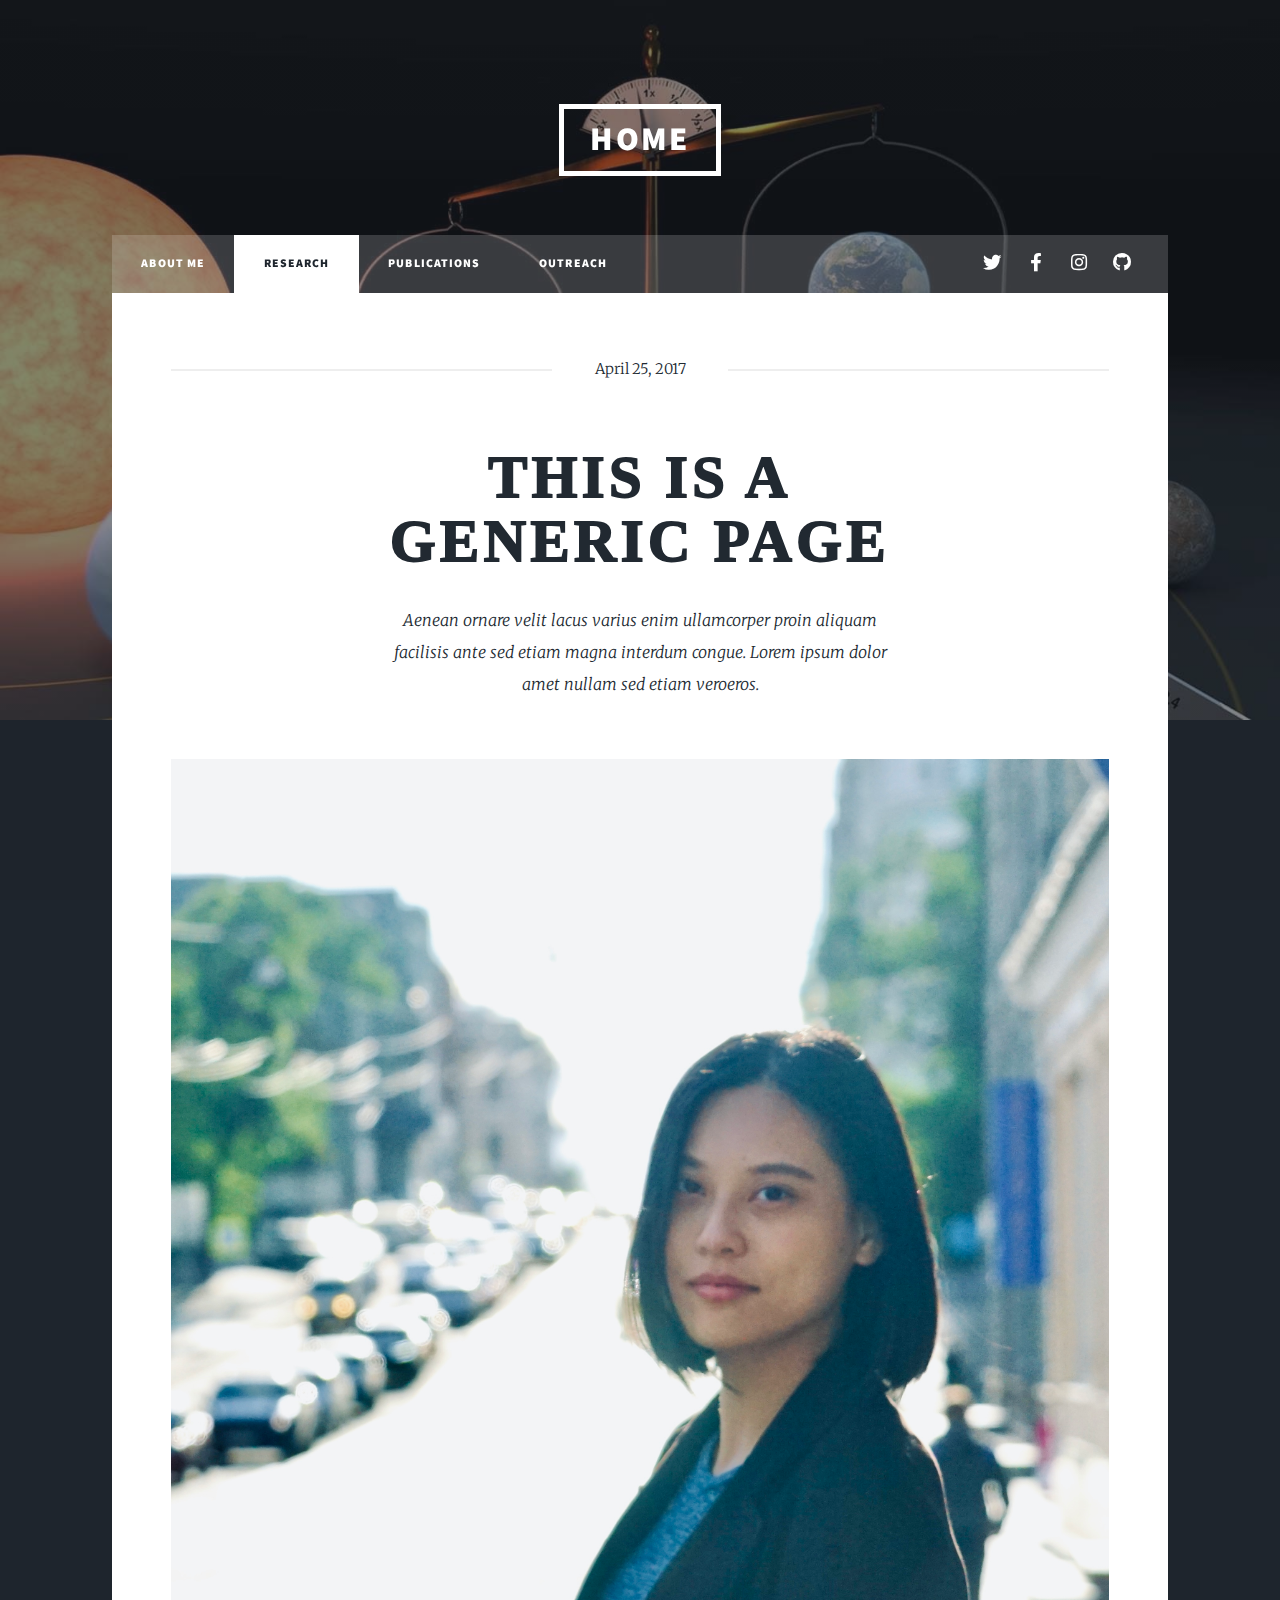
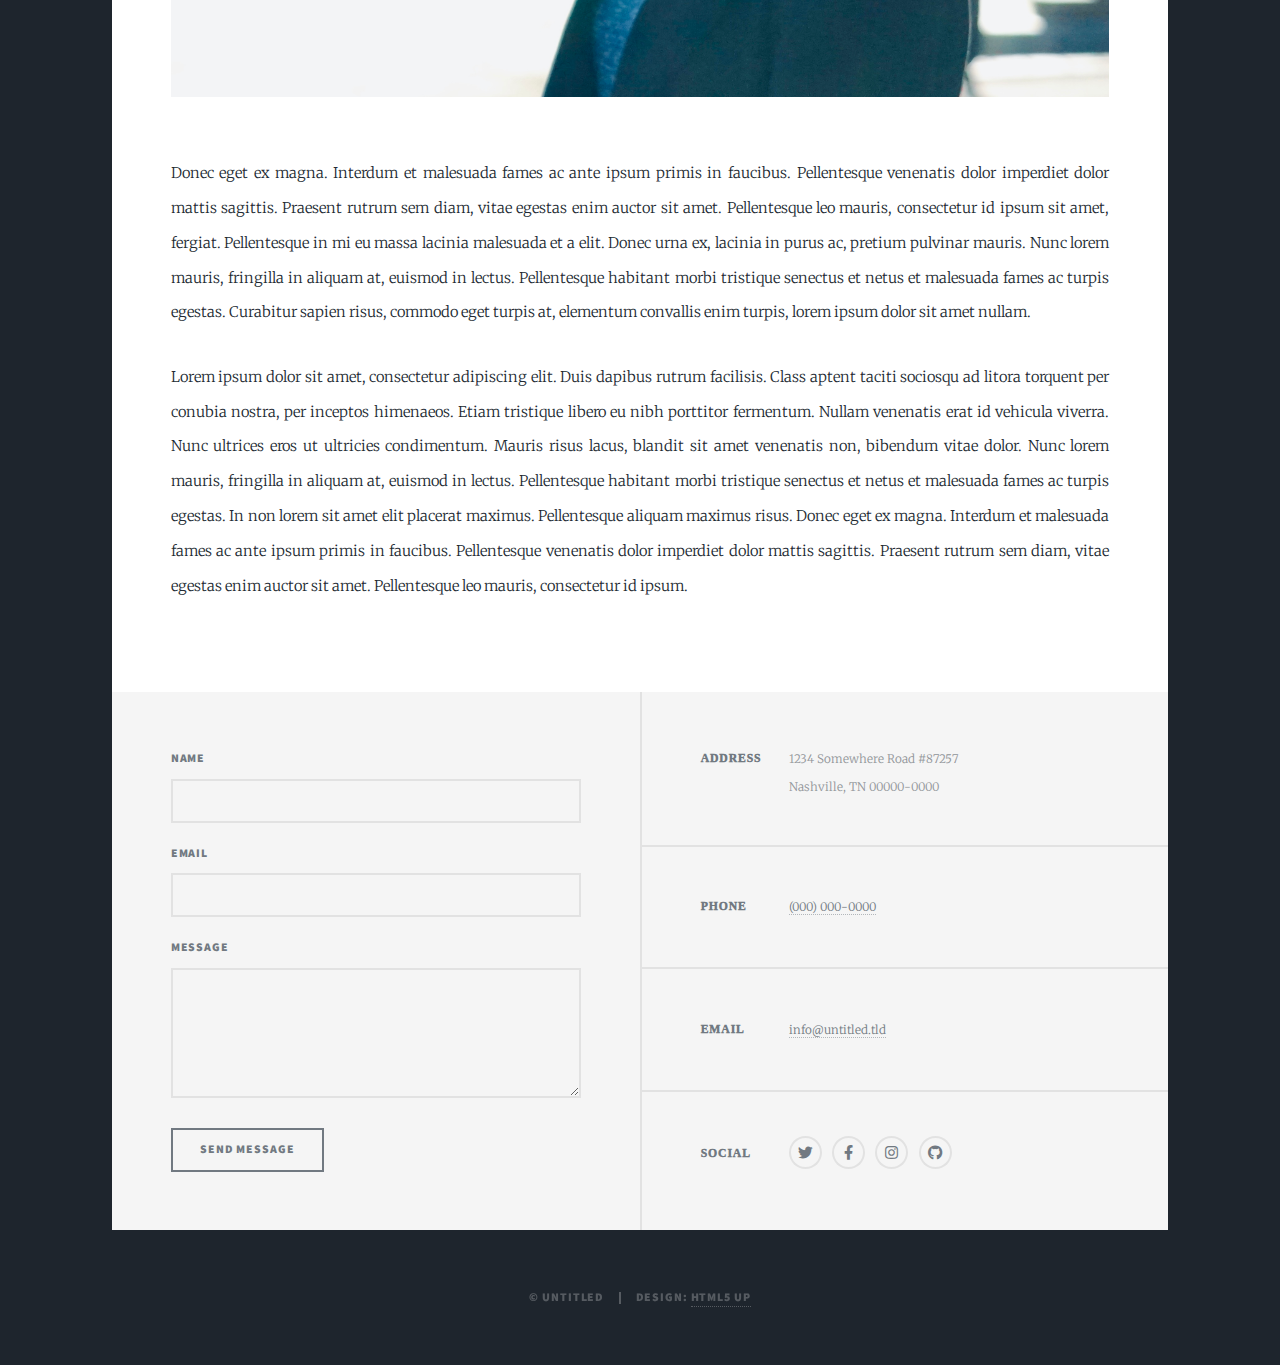
<file: generic.html>
<!DOCTYPE HTML>
<!--
	Massively by HTML5 UP
	html5up.net | @ajlkn
	Free for personal and commercial use under the CCA 3.0 license (html5up.net/license)
-->
<html>
	<head>
		<title>Generic Page - Massively by HTML5 UP</title>
		<meta charset="utf-8" />
		<meta name="viewport" content="width=device-width, initial-scale=1, user-scalable=no" />
		<link rel="stylesheet" href="assets/css/main.css" />
		<noscript><link rel="stylesheet" href="assets/css/noscript.css" /></noscript>
	</head>
	<body class="is-preload">

		<!-- Wrapper -->
			<div id="wrapper">

				<!-- Header -->
					<header id="header">
						<a href="index.html" class="logo">Home</a>
					</header>

				<!-- Nav -->
					<nav id="nav">
						<ul class="links">
							<li><a href="index.html">About Me</a></li>
							<li class="active"><a href="generic.html">Research</a></li>
							<li><a href="elements.html">Publications</a></li>
							<li><a href="outreach.html">Outreach</a></li>
						</ul>
						<ul class="icons">
							<li><a href="#" class="icon brands fa-twitter"><span class="label">Twitter</span></a></li>
							<li><a href="#" class="icon brands fa-facebook-f"><span class="label">Facebook</span></a></li>
							<li><a href="#" class="icon brands fa-instagram"><span class="label">Instagram</span></a></li>
							<li><a href="#" class="icon brands fa-github"><span class="label">GitHub</span></a></li>
						</ul>
					</nav>

				<!-- Main -->
					<div id="main">

						<!-- Post -->
							<section class="post">
								<header class="major">
									<span class="date">April 25, 2017</span>
									<h1>This is a<br />
									Generic Page</h1>
									<p>Aenean ornare velit lacus varius enim ullamcorper proin aliquam<br />
									facilisis ante sed etiam magna interdum congue. Lorem ipsum dolor<br />
									amet nullam sed etiam veroeros.</p>
								</header>
								<div class="image main"><img src="images/pic01.jpg" alt="" /></div>
								<p>Donec eget ex magna. Interdum et malesuada fames ac ante ipsum primis in faucibus. Pellentesque venenatis dolor imperdiet dolor mattis sagittis. Praesent rutrum sem diam, vitae egestas enim auctor sit amet. Pellentesque leo mauris, consectetur id ipsum sit amet, fergiat. Pellentesque in mi eu massa lacinia malesuada et a elit. Donec urna ex, lacinia in purus ac, pretium pulvinar mauris. Nunc lorem mauris, fringilla in aliquam at, euismod in lectus. Pellentesque habitant morbi tristique senectus et netus et malesuada fames ac turpis egestas. Curabitur sapien risus, commodo eget turpis at, elementum convallis enim turpis, lorem ipsum dolor sit amet nullam.</p>
								<p>Lorem ipsum dolor sit amet, consectetur adipiscing elit. Duis dapibus rutrum facilisis. Class aptent taciti sociosqu ad litora torquent per conubia nostra, per inceptos himenaeos. Etiam tristique libero eu nibh porttitor fermentum. Nullam venenatis erat id vehicula viverra. Nunc ultrices eros ut ultricies condimentum. Mauris risus lacus, blandit sit amet venenatis non, bibendum vitae dolor. Nunc lorem mauris, fringilla in aliquam at, euismod in lectus. Pellentesque habitant morbi tristique senectus et netus et malesuada fames ac turpis egestas. In non lorem sit amet elit placerat maximus. Pellentesque aliquam maximus risus. Donec eget ex magna. Interdum et malesuada fames ac ante ipsum primis in faucibus. Pellentesque venenatis dolor imperdiet dolor mattis sagittis. Praesent rutrum sem diam, vitae egestas enim auctor sit amet. Pellentesque leo mauris, consectetur id ipsum.</p>
							</section>

					</div>

				<!-- Footer -->
					<footer id="footer">
						<section>
							<form method="post" action="#">
								<div class="fields">
									<div class="field">
										<label for="name">Name</label>
										<input type="text" name="name" id="name" />
									</div>
									<div class="field">
										<label for="email">Email</label>
										<input type="text" name="email" id="email" />
									</div>
									<div class="field">
										<label for="message">Message</label>
										<textarea name="message" id="message" rows="3"></textarea>
									</div>
								</div>
								<ul class="actions">
									<li><input type="submit" value="Send Message" /></li>
								</ul>
							</form>
						</section>
						<section class="split contact">
							<section class="alt">
								<h3>Address</h3>
								<p>1234 Somewhere Road #87257<br />
								Nashville, TN 00000-0000</p>
							</section>
							<section>
								<h3>Phone</h3>
								<p><a href="#">(000) 000-0000</a></p>
							</section>
							<section>
								<h3>Email</h3>
								<p><a href="#">info@untitled.tld</a></p>
							</section>
							<section>
								<h3>Social</h3>
								<ul class="icons alt">
									<li><a href="#" class="icon brands alt fa-twitter"><span class="label">Twitter</span></a></li>
									<li><a href="#" class="icon brands alt fa-facebook-f"><span class="label">Facebook</span></a></li>
									<li><a href="#" class="icon brands alt fa-instagram"><span class="label">Instagram</span></a></li>
									<li><a href="#" class="icon brands alt fa-github"><span class="label">GitHub</span></a></li>
								</ul>
							</section>
						</section>
					</footer>

				<!-- Copyright -->
					<div id="copyright">
						<ul><li>&copy; Untitled</li><li>Design: <a href="https://html5up.net">HTML5 UP</a></li></ul>
					</div>

			</div>

		<!-- Scripts -->
			<script src="assets/js/jquery.min.js"></script>
			<script src="assets/js/jquery.scrollex.min.js"></script>
			<script src="assets/js/jquery.scrolly.min.js"></script>
			<script src="assets/js/browser.min.js"></script>
			<script src="assets/js/breakpoints.min.js"></script>
			<script src="assets/js/util.js"></script>
			<script src="assets/js/main.js"></script>

	</body>
</html>
</file>
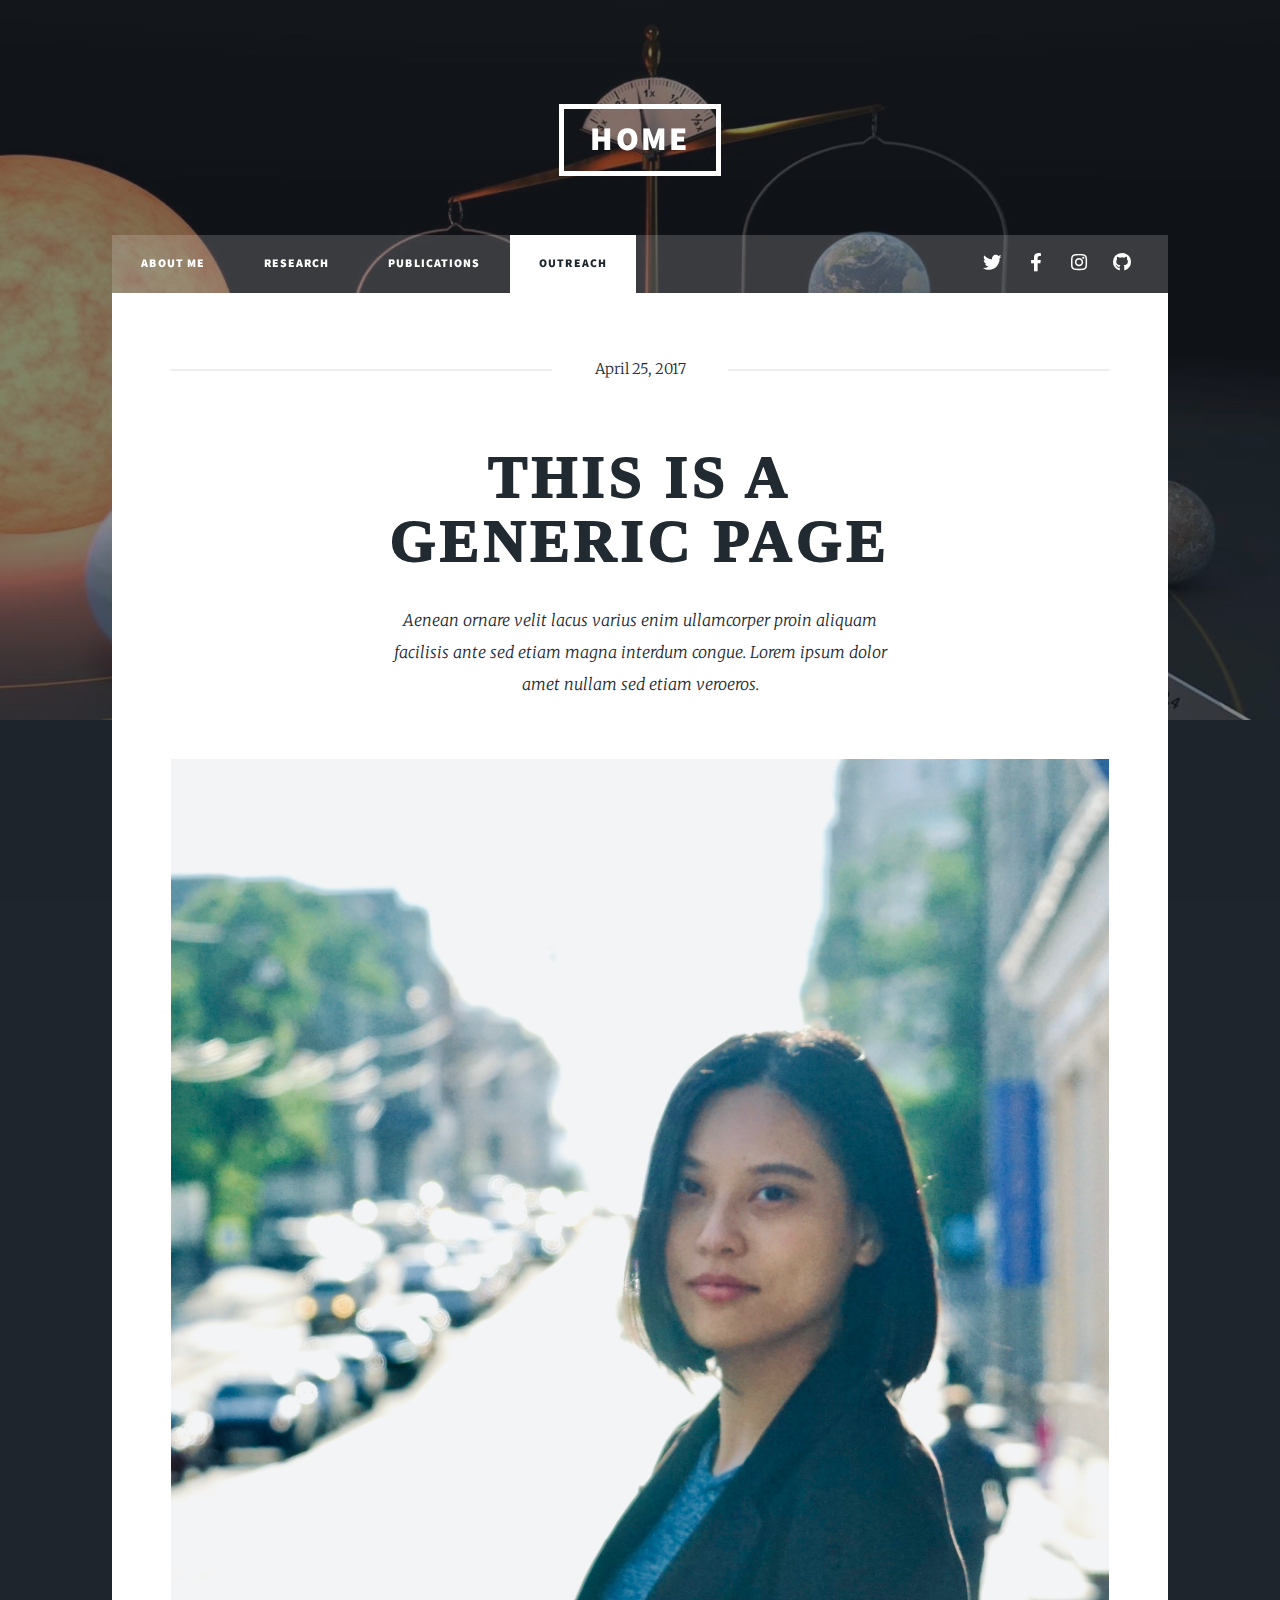
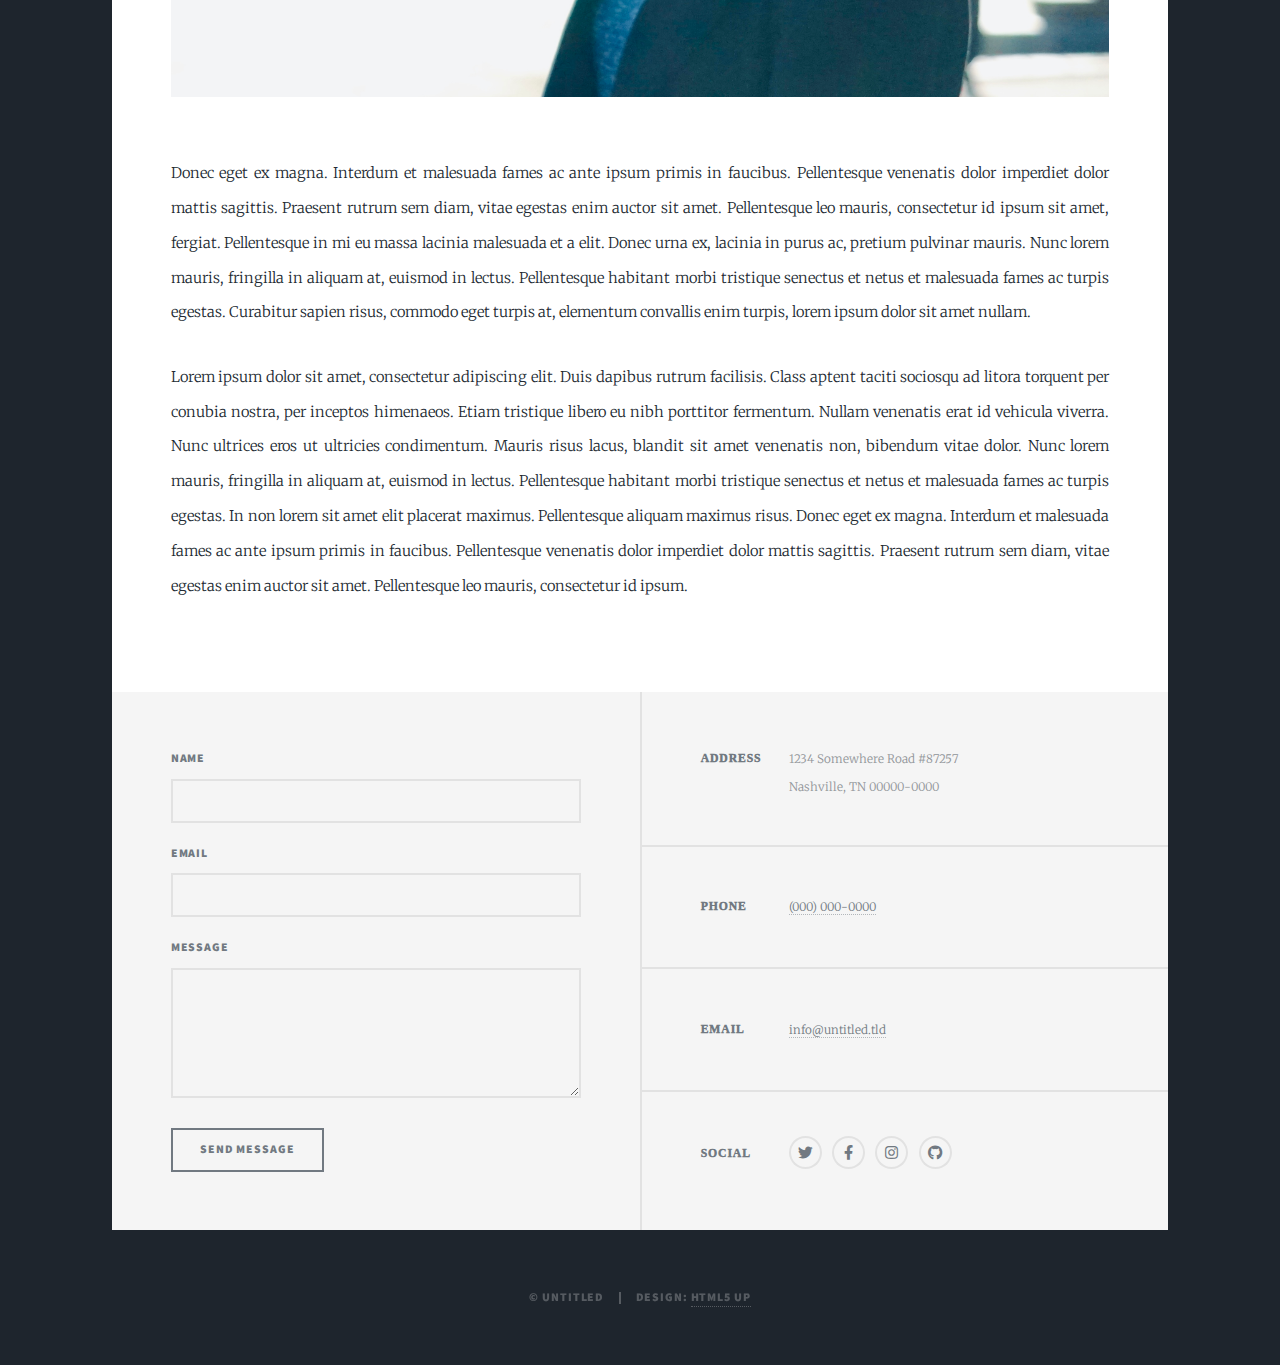
<file: outreach.html>
<!DOCTYPE HTML>
<!--
	Massively by HTML5 UP
	html5up.net | @ajlkn
	Free for personal and commercial use under the CCA 3.0 license (html5up.net/license)
-->
<html>
	<head>
		<title>Generic Page - Massively by HTML5 UP</title>
		<meta charset="utf-8" />
		<meta name="viewport" content="width=device-width, initial-scale=1, user-scalable=no" />
		<link rel="stylesheet" href="assets/css/main.css" />
		<noscript><link rel="stylesheet" href="assets/css/noscript.css" /></noscript>
	</head>
	<body class="is-preload">

		<!-- Wrapper -->
			<div id="wrapper">

				<!-- Header -->
					<header id="header">
						<a href="index.html" class="logo">Home</a>
					</header>

				<!-- Nav -->
					<nav id="nav">
						<ul class="links">
							<li><a href="index.html">About Me</a></li>
							<li><a href="generic.html">Research</a></li>
							<li><a href="elements.html">Publications</a></li>
							<li class="active"><a href="outreach.html">Outreach</a></li>
						</ul>
						<ul class="icons">
							<li><a href="#" class="icon brands fa-twitter"><span class="label">Twitter</span></a></li>
							<li><a href="#" class="icon brands fa-facebook-f"><span class="label">Facebook</span></a></li>
							<li><a href="#" class="icon brands fa-instagram"><span class="label">Instagram</span></a></li>
							<li><a href="#" class="icon brands fa-github"><span class="label">GitHub</span></a></li>
						</ul>
					</nav>

				<!-- Main -->
					<div id="main">

						<!-- Post -->
							<section class="post">
								<header class="major">
									<span class="date">April 25, 2017</span>
									<h1>This is a<br />
									Generic Page</h1>
									<p>Aenean ornare velit lacus varius enim ullamcorper proin aliquam<br />
									facilisis ante sed etiam magna interdum congue. Lorem ipsum dolor<br />
									amet nullam sed etiam veroeros.</p>
								</header>
								<div class="image main"><img src="images/pic01.jpg" alt="" /></div>
								<p>Donec eget ex magna. Interdum et malesuada fames ac ante ipsum primis in faucibus. Pellentesque venenatis dolor imperdiet dolor mattis sagittis. Praesent rutrum sem diam, vitae egestas enim auctor sit amet. Pellentesque leo mauris, consectetur id ipsum sit amet, fergiat. Pellentesque in mi eu massa lacinia malesuada et a elit. Donec urna ex, lacinia in purus ac, pretium pulvinar mauris. Nunc lorem mauris, fringilla in aliquam at, euismod in lectus. Pellentesque habitant morbi tristique senectus et netus et malesuada fames ac turpis egestas. Curabitur sapien risus, commodo eget turpis at, elementum convallis enim turpis, lorem ipsum dolor sit amet nullam.</p>
								<p>Lorem ipsum dolor sit amet, consectetur adipiscing elit. Duis dapibus rutrum facilisis. Class aptent taciti sociosqu ad litora torquent per conubia nostra, per inceptos himenaeos. Etiam tristique libero eu nibh porttitor fermentum. Nullam venenatis erat id vehicula viverra. Nunc ultrices eros ut ultricies condimentum. Mauris risus lacus, blandit sit amet venenatis non, bibendum vitae dolor. Nunc lorem mauris, fringilla in aliquam at, euismod in lectus. Pellentesque habitant morbi tristique senectus et netus et malesuada fames ac turpis egestas. In non lorem sit amet elit placerat maximus. Pellentesque aliquam maximus risus. Donec eget ex magna. Interdum et malesuada fames ac ante ipsum primis in faucibus. Pellentesque venenatis dolor imperdiet dolor mattis sagittis. Praesent rutrum sem diam, vitae egestas enim auctor sit amet. Pellentesque leo mauris, consectetur id ipsum.</p>
							</section>

					</div>

				<!-- Footer -->
					<footer id="footer">
						<section>
							<form method="post" action="#">
								<div class="fields">
									<div class="field">
										<label for="name">Name</label>
										<input type="text" name="name" id="name" />
									</div>
									<div class="field">
										<label for="email">Email</label>
										<input type="text" name="email" id="email" />
									</div>
									<div class="field">
										<label for="message">Message</label>
										<textarea name="message" id="message" rows="3"></textarea>
									</div>
								</div>
								<ul class="actions">
									<li><input type="submit" value="Send Message" /></li>
								</ul>
							</form>
						</section>
						<section class="split contact">
							<section class="alt">
								<h3>Address</h3>
								<p>1234 Somewhere Road #87257<br />
								Nashville, TN 00000-0000</p>
							</section>
							<section>
								<h3>Phone</h3>
								<p><a href="#">(000) 000-0000</a></p>
							</section>
							<section>
								<h3>Email</h3>
								<p><a href="#">info@untitled.tld</a></p>
							</section>
							<section>
								<h3>Social</h3>
								<ul class="icons alt">
									<li><a href="#" class="icon brands alt fa-twitter"><span class="label">Twitter</span></a></li>
									<li><a href="#" class="icon brands alt fa-facebook-f"><span class="label">Facebook</span></a></li>
									<li><a href="#" class="icon brands alt fa-instagram"><span class="label">Instagram</span></a></li>
									<li><a href="#" class="icon brands alt fa-github"><span class="label">GitHub</span></a></li>
								</ul>
							</section>
						</section>
					</footer>

				<!-- Copyright -->
					<div id="copyright">
						<ul><li>&copy; Untitled</li><li>Design: <a href="https://html5up.net">HTML5 UP</a></li></ul>
					</div>

			</div>

		<!-- Scripts -->
			<script src="assets/js/jquery.min.js"></script>
			<script src="assets/js/jquery.scrollex.min.js"></script>
			<script src="assets/js/jquery.scrolly.min.js"></script>
			<script src="assets/js/browser.min.js"></script>
			<script src="assets/js/breakpoints.min.js"></script>
			<script src="assets/js/util.js"></script>
			<script src="assets/js/main.js"></script>

	</body>
</html>
</file>
<file: assets/css/main.css>
@import url(fontawesome-all.min.css);
@import url("https://fonts.googleapis.com/css?family=Merriweather:300,700,300italic,700italic|Source+Sans+Pro:900");

/*
	Massively by HTML5 UP
	html5up.net | @ajlkn
	Free for personal and commercial use under the CCA 3.0 license (html5up.net/license)
*/

html, body, div, span, applet, object,
iframe, h1, h2, h3, h4, h5, h6, p, blockquote,
pre, a, abbr, acronym, address, big, cite,
code, del, dfn, em, img, ins, kbd, q, s, samp,
small, strike, strong, sub, sup, tt, var, b,
u, i, center, dl, dt, dd, ol, ul, li, fieldset,
form, label, legend, table, caption, tbody,
tfoot, thead, tr, th, td, article, aside,
canvas, details, embed, figure, figcaption,
footer, header, hgroup, menu, nav, output, ruby,
section, summary, time, mark, audio, video {
	margin: 0;
	padding: 0;
	border: 0;
	font-size: 100%;
	font: inherit;
	vertical-align: baseline;}

article, aside, details, figcaption, figure,
footer, header, hgroup, menu, nav, section {
	display: block;}

body {
	line-height: 1;
}

ol, ul {
	list-style: none;
}

blockquote, q {
	quotes: none;
}

	blockquote:before, blockquote:after, q:before, q:after {
		content: '';
		content: none;
	}

table {
	border-collapse: collapse;
	border-spacing: 0;
}

body {
	-webkit-text-size-adjust: none;
}

mark {
	background-color: transparent;
	color: inherit;
}

input::-moz-focus-inner {
	border: 0;
	padding: 0;
}

input, select, textarea {
	-moz-appearance: none;
	-webkit-appearance: none;
	-ms-appearance: none;
	appearance: none;
}

/* Basic */

	@-ms-viewport {
		width: device-width;
	}

	body {
		-ms-overflow-style: scrollbar;
	}

	@media screen and (max-width: 480px) {

		html, body {
			min-width: 320px;
		}

	}

	html {
		box-sizing: border-box;
	}

	*, *:before, *:after {
		box-sizing: inherit;
	}

	body {
		background-color: #1e252d;
	}

		body.is-preload *, body.is-preload *:before, body.is-preload *:after {
			-moz-animation: none !important;
			-webkit-animation: none !important;
			-ms-animation: none !important;
			animation: none !important;
			-moz-transition: none !important;
			-webkit-transition: none !important;
			-ms-transition: none !important;
			transition: none !important;
		}

/* Type */

	html {
		font-size: 16pt;
	}

		@media screen and (max-width: 1680px) {

			html {
				font-size: 12pt;
			}

		}

		@media screen and (max-width: 1280px) {

			html {
				font-size: 11pt;
			}

		}

		@media screen and (max-width: 360px) {

			html {
				font-size: 10pt;
			}

		}

	body {
		color: #212931;
	}

	body, input, select, textarea {
		font-family: "Merriweather", Georgia, serif;
		font-weight: 300;
		font-size: 1rem;
		line-height: 2.375;
	}

	a {
		-moz-transition: color 0.2s ease-in-out, background-color 0.2s ease-in-out, border-color 0.2s ease-in-out, box-shadow 0.2s ease-in-out;
		-webkit-transition: color 0.2s ease-in-out, background-color 0.2s ease-in-out, border-color 0.2s ease-in-out, box-shadow 0.2s ease-in-out;
		-ms-transition: color 0.2s ease-in-out, background-color 0.2s ease-in-out, border-color 0.2s ease-in-out, box-shadow 0.2s ease-in-out;
		transition: color 0.2s ease-in-out, background-color 0.2s ease-in-out, border-color 0.2s ease-in-out, box-shadow 0.2s ease-in-out;
		border-bottom: dotted 1px;
		text-decoration: none;
	}

		a:hover {
			border-bottom-color: transparent;
		}

	strong, b {
		font-weight: 600;
	}

	em, i {
		font-style: italic;
	}

	p {
		text-align: justify;
		margin: 0 0 2rem 0;
	}

	h1, h2, h3, h4, h5, h6 {
		font-family: Baskerville;
		font-weight: 1000;
		line-height: 1.5;
		letter-spacing: 0.075em;
		text-transform: uppercase;
		margin: 0 0 1rem 0;
	}

		h1 a, h2 a, h3 a, h4 a, h5 a, h6 a {
			border-bottom: 0;
			color: inherit;
			text-decoration: none;
		}

	h1 {
		font-size: 4rem;
		line-height: 1.1;
		margin: 0 0 2rem 0;
	}

	h2 {
		font-size: 1.75rem;
		line-height: 1.3;
		margin: 0 0 1.5rem 0;
	}

	h3 {
		font-size: 1.25rem;
		margin: 0 0 1.5rem 0;
	}

	h4 {
		font-size: 1rem;
	}

	h5 {
		font-size: 0.9rem;
	}

	h6 {
		font-size: 0.8rem;
	}

	sub {
		font-size: 0.8rem;
		position: relative;
		top: 0.5rem;
	}

	sup {
		font-size: 0.8rem;
		position: relative;
		top: -0.5rem;
	}

	blockquote {
		border-left: solid 4px;
		font-style: italic;
		margin: 0 0 2rem 0;
		padding: 0.5rem 0 0.5rem 2rem;
	}

	code {
		border: solid 2px;
		font-family: "Courier New", monospace;
		font-size: 0.9rem;
		margin: 0 0.25rem;
		padding: 0.25rem 0.65rem;
	}

	pre {
		-webkit-overflow-scrolling: touch;
		font-family: "Courier New", monospace;
		font-size: 0.9rem;
		margin: 0 0 2rem 0;
	}

		pre code {
			display: block;
			line-height: 1.75;
			padding: 1rem 1.5rem;
			overflow-x: auto;
		}

	hr {
		border: 0;
		border-bottom: solid 2px;
		margin: 3rem 0;
	}

		hr.major {
			margin: 5rem 0;
		}

	.align-left {
		text-align: left;
	}

	.align-center {
		text-align: center;
	}

	.align-right {
		text-align: right;
	}

	input, select, textarea {
		color: #212931;
	}

	a {
		color: #212931;
		border-bottom-color: rgba(33, 41, 49, 0.5);
	}

		a:hover {
			border-bottom-color: transparent;
			color: #18bfef !important;
		}

	strong, b {
		color: #212931;
	}

	h1, h2, h3, h4, h5, h6 {
		color: #212931;
	}

	blockquote {
		border-left-color: #eeeeee;
	}

	code {
		background: rgba(220, 220, 220, 0.25);
		border-color: #eeeeee;
	}

	hr {
		border-bottom-color: #eeeeee;
	}

/* Row */

	.row {
		display: flex;
		flex-wrap: wrap;
		box-sizing: border-box;
		align-items: stretch;
	}

		.row > * {
			box-sizing: border-box;
		}

		.row.gtr-uniform > * > :last-child {
			margin-bottom: 0;
		}

		.row.aln-left {
			justify-content: flex-start;
		}

		.row.aln-center {
			justify-content: center;
		}

		.row.aln-right {
			justify-content: flex-end;
		}

		.row.aln-top {
			align-items: flex-start;
		}

		.row.aln-middle {
			align-items: center;
		}

		.row.aln-bottom {
			align-items: flex-end;
		}

		.row > .imp {
			order: -1;
		}

		.row > .col-1 {
			width: 8.33333%;
		}

		.row > .off-1 {
			margin-left: 8.33333%;
		}

		.row > .col-2 {
			width: 16.66667%;
		}

		.row > .off-2 {
			margin-left: 16.66667%;
		}

		.row > .col-3 {
			width: 25%;
		}

		.row > .off-3 {
			margin-left: 25%;
		}

		.row > .col-4 {
			width: 33.33333%;
		}

		.row > .off-4 {
			margin-left: 33.33333%;
		}

		.row > .col-5 {
			width: 41.66667%;
		}

		.row > .off-5 {
			margin-left: 41.66667%;
		}

		.row > .col-6 {
			width: 50%;
		}

		.row > .off-6 {
			margin-left: 50%;
		}

		.row > .col-7 {
			width: 58.33333%;
		}

		.row > .off-7 {
			margin-left: 58.33333%;
		}

		.row > .col-8 {
			width: 66.66667%;
		}

		.row > .off-8 {
			margin-left: 66.66667%;
		}

		.row > .col-9 {
			width: 75%;
		}

		.row > .off-9 {
			margin-left: 75%;
		}

		.row > .col-10 {
			width: 83.33333%;
		}

		.row > .off-10 {
			margin-left: 83.33333%;
		}

		.row > .col-11 {
			width: 91.66667%;
		}

		.row > .off-11 {
			margin-left: 91.66667%;
		}

		.row > .col-12 {
			width: 100%;
		}

		.row > .off-12 {
			margin-left: 100%;
		}

		.row.gtr-0 {
			margin-top: 0;
			margin-left: 0rem;
		}

			.row.gtr-0 > * {
				padding: 0 0 0 0rem;
			}

			.row.gtr-0.gtr-uniform {
				margin-top: 0rem;
			}

				.row.gtr-0.gtr-uniform > * {
					padding-top: 0rem;
				}

		.row.gtr-25 {
			margin-top: 0;
			margin-left: -0.375rem;
		}

			.row.gtr-25 > * {
				padding: 0 0 0 0.375rem;
			}

			.row.gtr-25.gtr-uniform {
				margin-top: -0.375rem;
			}

				.row.gtr-25.gtr-uniform > * {
					padding-top: 0.375rem;
				}

		.row.gtr-50 {
			margin-top: 0;
			margin-left: -0.75rem;
		}

			.row.gtr-50 > * {
				padding: 0 0 0 0.75rem;
			}

			.row.gtr-50.gtr-uniform {
				margin-top: -0.75rem;
			}

				.row.gtr-50.gtr-uniform > * {
					padding-top: 0.75rem;
				}

		.row {
			margin-top: 0;
			margin-left: -1.5rem;
		}

			.row > * {
				padding: 0 0 0 1.5rem;
			}

			.row.gtr-uniform {
				margin-top: -1.5rem;
			}

				.row.gtr-uniform > * {
					padding-top: 1.5rem;
				}

		.row.gtr-150 {
			margin-top: 0;
			margin-left: -2.25rem;
		}

			.row.gtr-150 > * {
				padding: 0 0 0 2.25rem;
			}

			.row.gtr-150.gtr-uniform {
				margin-top: -2.25rem;
			}

				.row.gtr-150.gtr-uniform > * {
					padding-top: 2.25rem;
				}

		.row.gtr-200 {
			margin-top: 0;
			margin-left: -3rem;
		}

			.row.gtr-200 > * {
				padding: 0 0 0 3rem;
			}

			.row.gtr-200.gtr-uniform {
				margin-top: -3rem;
			}

				.row.gtr-200.gtr-uniform > * {
					padding-top: 3rem;
				}

		@media screen and (max-width: 1680px) {

			.row {
				display: flex;
				flex-wrap: wrap;
				box-sizing: border-box;
				align-items: stretch;
			}

				.row > * {
					box-sizing: border-box;
				}

				.row.gtr-uniform > * > :last-child {
					margin-bottom: 0;
				}

				.row.aln-left {
					justify-content: flex-start;
				}

				.row.aln-center {
					justify-content: center;
				}

				.row.aln-right {
					justify-content: flex-end;
				}

				.row.aln-top {
					align-items: flex-start;
				}

				.row.aln-middle {
					align-items: center;
				}

				.row.aln-bottom {
					align-items: flex-end;
				}

				.row > .imp-xlarge {
					order: -1;
				}

				.row > .col-1-xlarge {
					width: 8.33333%;
				}

				.row > .off-1-xlarge {
					margin-left: 8.33333%;
				}

				.row > .col-2-xlarge {
					width: 16.66667%;
				}

				.row > .off-2-xlarge {
					margin-left: 16.66667%;
				}

				.row > .col-3-xlarge {
					width: 25%;
				}

				.row > .off-3-xlarge {
					margin-left: 25%;
				}

				.row > .col-4-xlarge {
					width: 33.33333%;
				}

				.row > .off-4-xlarge {
					margin-left: 33.33333%;
				}

				.row > .col-5-xlarge {
					width: 41.66667%;
				}

				.row > .off-5-xlarge {
					margin-left: 41.66667%;
				}

				.row > .col-6-xlarge {
					width: 50%;
				}

				.row > .off-6-xlarge {
					margin-left: 50%;
				}

				.row > .col-7-xlarge {
					width: 58.33333%;
				}

				.row > .off-7-xlarge {
					margin-left: 58.33333%;
				}

				.row > .col-8-xlarge {
					width: 66.66667%;
				}

				.row > .off-8-xlarge {
					margin-left: 66.66667%;
				}

				.row > .col-9-xlarge {
					width: 75%;
				}

				.row > .off-9-xlarge {
					margin-left: 75%;
				}

				.row > .col-10-xlarge {
					width: 83.33333%;
				}

				.row > .off-10-xlarge {
					margin-left: 83.33333%;
				}

				.row > .col-11-xlarge {
					width: 91.66667%;
				}

				.row > .off-11-xlarge {
					margin-left: 91.66667%;
				}

				.row > .col-12-xlarge {
					width: 100%;
				}

				.row > .off-12-xlarge {
					margin-left: 100%;
				}

				.row.gtr-0 {
					margin-top: 0;
					margin-left: 0rem;
				}

					.row.gtr-0 > * {
						padding: 0 0 0 0rem;
					}

					.row.gtr-0.gtr-uniform {
						margin-top: 0rem;
					}

						.row.gtr-0.gtr-uniform > * {
							padding-top: 0rem;
						}

				.row.gtr-25 {
					margin-top: 0;
					margin-left: -0.375rem;
				}

					.row.gtr-25 > * {
						padding: 0 0 0 0.375rem;
					}

					.row.gtr-25.gtr-uniform {
						margin-top: -0.375rem;
					}

						.row.gtr-25.gtr-uniform > * {
							padding-top: 0.375rem;
						}

				.row.gtr-50 {
					margin-top: 0;
					margin-left: -0.75rem;
				}

					.row.gtr-50 > * {
						padding: 0 0 0 0.75rem;
					}

					.row.gtr-50.gtr-uniform {
						margin-top: -0.75rem;
					}

						.row.gtr-50.gtr-uniform > * {
							padding-top: 0.75rem;
						}

				.row {
					margin-top: 0;
					margin-left: -1.5rem;
				}

					.row > * {
						padding: 0 0 0 1.5rem;
					}

					.row.gtr-uniform {
						margin-top: -1.5rem;
					}

						.row.gtr-uniform > * {
							padding-top: 1.5rem;
						}

				.row.gtr-150 {
					margin-top: 0;
					margin-left: -2.25rem;
				}

					.row.gtr-150 > * {
						padding: 0 0 0 2.25rem;
					}

					.row.gtr-150.gtr-uniform {
						margin-top: -2.25rem;
					}

						.row.gtr-150.gtr-uniform > * {
							padding-top: 2.25rem;
						}

				.row.gtr-200 {
					margin-top: 0;
					margin-left: -3rem;
				}

					.row.gtr-200 > * {
						padding: 0 0 0 3rem;
					}

					.row.gtr-200.gtr-uniform {
						margin-top: -3rem;
					}

						.row.gtr-200.gtr-uniform > * {
							padding-top: 3rem;
						}

		}

		@media screen and (max-width: 1280px) {

			.row {
				display: flex;
				flex-wrap: wrap;
				box-sizing: border-box;
				align-items: stretch;
			}

				.row > * {
					box-sizing: border-box;
				}

				.row.gtr-uniform > * > :last-child {
					margin-bottom: 0;
				}

				.row.aln-left {
					justify-content: flex-start;
				}

				.row.aln-center {
					justify-content: center;
				}

				.row.aln-right {
					justify-content: flex-end;
				}

				.row.aln-top {
					align-items: flex-start;
				}

				.row.aln-middle {
					align-items: center;
				}

				.row.aln-bottom {
					align-items: flex-end;
				}

				.row > .imp-large {
					order: -1;
				}

				.row > .col-1-large {
					width: 8.33333%;
				}

				.row > .off-1-large {
					margin-left: 8.33333%;
				}

				.row > .col-2-large {
					width: 16.66667%;
				}

				.row > .off-2-large {
					margin-left: 16.66667%;
				}

				.row > .col-3-large {
					width: 25%;
				}

				.row > .off-3-large {
					margin-left: 25%;
				}

				.row > .col-4-large {
					width: 33.33333%;
				}

				.row > .off-4-large {
					margin-left: 33.33333%;
				}

				.row > .col-5-large {
					width: 41.66667%;
				}

				.row > .off-5-large {
					margin-left: 41.66667%;
				}

				.row > .col-6-large {
					width: 50%;
				}

				.row > .off-6-large {
					margin-left: 50%;
				}

				.row > .col-7-large {
					width: 58.33333%;
				}

				.row > .off-7-large {
					margin-left: 58.33333%;
				}

				.row > .col-8-large {
					width: 66.66667%;
				}

				.row > .off-8-large {
					margin-left: 66.66667%;
				}

				.row > .col-9-large {
					width: 75%;
				}

				.row > .off-9-large {
					margin-left: 75%;
				}

				.row > .col-10-large {
					width: 83.33333%;
				}

				.row > .off-10-large {
					margin-left: 83.33333%;
				}

				.row > .col-11-large {
					width: 91.66667%;
				}

				.row > .off-11-large {
					margin-left: 91.66667%;
				}

				.row > .col-12-large {
					width: 100%;
				}

				.row > .off-12-large {
					margin-left: 100%;
				}

				.row.gtr-0 {
					margin-top: 0;
					margin-left: 0rem;
				}

					.row.gtr-0 > * {
						padding: 0 0 0 0rem;
					}

					.row.gtr-0.gtr-uniform {
						margin-top: 0rem;
					}

						.row.gtr-0.gtr-uniform > * {
							padding-top: 0rem;
						}

				.row.gtr-25 {
					margin-top: 0;
					margin-left: -0.375rem;
				}

					.row.gtr-25 > * {
						padding: 0 0 0 0.375rem;
					}

					.row.gtr-25.gtr-uniform {
						margin-top: -0.375rem;
					}

						.row.gtr-25.gtr-uniform > * {
							padding-top: 0.375rem;
						}

				.row.gtr-50 {
					margin-top: 0;
					margin-left: -0.75rem;
				}

					.row.gtr-50 > * {
						padding: 0 0 0 0.75rem;
					}

					.row.gtr-50.gtr-uniform {
						margin-top: -0.75rem;
					}

						.row.gtr-50.gtr-uniform > * {
							padding-top: 0.75rem;
						}

				.row {
					margin-top: 0;
					margin-left: -1.5rem;
				}

					.row > * {
						padding: 0 0 0 1.5rem;
					}

					.row.gtr-uniform {
						margin-top: -1.5rem;
					}

						.row.gtr-uniform > * {
							padding-top: 1.5rem;
						}

				.row.gtr-150 {
					margin-top: 0;
					margin-left: -2.25rem;
				}

					.row.gtr-150 > * {
						padding: 0 0 0 2.25rem;
					}

					.row.gtr-150.gtr-uniform {
						margin-top: -2.25rem;
					}

						.row.gtr-150.gtr-uniform > * {
							padding-top: 2.25rem;
						}

				.row.gtr-200 {
					margin-top: 0;
					margin-left: -3rem;
				}

					.row.gtr-200 > * {
						padding: 0 0 0 3rem;
					}

					.row.gtr-200.gtr-uniform {
						margin-top: -3rem;
					}

						.row.gtr-200.gtr-uniform > * {
							padding-top: 3rem;
						}

		}

		@media screen and (max-width: 980px) {

			.row {
				display: flex;
				flex-wrap: wrap;
				box-sizing: border-box;
				align-items: stretch;
			}

				.row > * {
					box-sizing: border-box;
				}

				.row.gtr-uniform > * > :last-child {
					margin-bottom: 0;
				}

				.row.aln-left {
					justify-content: flex-start;
				}

				.row.aln-center {
					justify-content: center;
				}

				.row.aln-right {
					justify-content: flex-end;
				}

				.row.aln-top {
					align-items: flex-start;
				}

				.row.aln-middle {
					align-items: center;
				}

				.row.aln-bottom {
					align-items: flex-end;
				}

				.row > .imp-medium {
					order: -1;
				}

				.row > .col-1-medium {
					width: 8.33333%;
				}

				.row > .off-1-medium {
					margin-left: 8.33333%;
				}

				.row > .col-2-medium {
					width: 16.66667%;
				}

				.row > .off-2-medium {
					margin-left: 16.66667%;
				}

				.row > .col-3-medium {
					width: 25%;
				}

				.row > .off-3-medium {
					margin-left: 25%;
				}

				.row > .col-4-medium {
					width: 33.33333%;
				}

				.row > .off-4-medium {
					margin-left: 33.33333%;
				}

				.row > .col-5-medium {
					width: 41.66667%;
				}

				.row > .off-5-medium {
					margin-left: 41.66667%;
				}

				.row > .col-6-medium {
					width: 50%;
				}

				.row > .off-6-medium {
					margin-left: 50%;
				}

				.row > .col-7-medium {
					width: 58.33333%;
				}

				.row > .off-7-medium {
					margin-left: 58.33333%;
				}

				.row > .col-8-medium {
					width: 66.66667%;
				}

				.row > .off-8-medium {
					margin-left: 66.66667%;
				}

				.row > .col-9-medium {
					width: 75%;
				}

				.row > .off-9-medium {
					margin-left: 75%;
				}

				.row > .col-10-medium {
					width: 83.33333%;
				}

				.row > .off-10-medium {
					margin-left: 83.33333%;
				}

				.row > .col-11-medium {
					width: 91.66667%;
				}

				.row > .off-11-medium {
					margin-left: 91.66667%;
				}

				.row > .col-12-medium {
					width: 100%;
				}

				.row > .off-12-medium {
					margin-left: 100%;
				}

				.row.gtr-0 {
					margin-top: 0;
					margin-left: 0rem;
				}

					.row.gtr-0 > * {
						padding: 0 0 0 0rem;
					}

					.row.gtr-0.gtr-uniform {
						margin-top: 0rem;
					}

						.row.gtr-0.gtr-uniform > * {
							padding-top: 0rem;
						}

				.row.gtr-25 {
					margin-top: 0;
					margin-left: -0.375rem;
				}

					.row.gtr-25 > * {
						padding: 0 0 0 0.375rem;
					}

					.row.gtr-25.gtr-uniform {
						margin-top: -0.375rem;
					}

						.row.gtr-25.gtr-uniform > * {
							padding-top: 0.375rem;
						}

				.row.gtr-50 {
					margin-top: 0;
					margin-left: -0.75rem;
				}

					.row.gtr-50 > * {
						padding: 0 0 0 0.75rem;
					}

					.row.gtr-50.gtr-uniform {
						margin-top: -0.75rem;
					}

						.row.gtr-50.gtr-uniform > * {
							padding-top: 0.75rem;
						}

				.row {
					margin-top: 0;
					margin-left: -1.5rem;
				}

					.row > * {
						padding: 0 0 0 1.5rem;
					}

					.row.gtr-uniform {
						margin-top: -1.5rem;
					}

						.row.gtr-uniform > * {
							padding-top: 1.5rem;
						}

				.row.gtr-150 {
					margin-top: 0;
					margin-left: -2.25rem;
				}

					.row.gtr-150 > * {
						padding: 0 0 0 2.25rem;
					}

					.row.gtr-150.gtr-uniform {
						margin-top: -2.25rem;
					}

						.row.gtr-150.gtr-uniform > * {
							padding-top: 2.25rem;
						}

				.row.gtr-200 {
					margin-top: 0;
					margin-left: -3rem;
				}

					.row.gtr-200 > * {
						padding: 0 0 0 3rem;
					}

					.row.gtr-200.gtr-uniform {
						margin-top: -3rem;
					}

						.row.gtr-200.gtr-uniform > * {
							padding-top: 3rem;
						}

		}

		@media screen and (max-width: 736px) {

			.row {
				display: flex;
				flex-wrap: wrap;
				box-sizing: border-box;
				align-items: stretch;
			}

				.row > * {
					box-sizing: border-box;
				}

				.row.gtr-uniform > * > :last-child {
					margin-bottom: 0;
				}

				.row.aln-left {
					justify-content: flex-start;
				}

				.row.aln-center {
					justify-content: center;
				}

				.row.aln-right {
					justify-content: flex-end;
				}

				.row.aln-top {
					align-items: flex-start;
				}

				.row.aln-middle {
					align-items: center;
				}

				.row.aln-bottom {
					align-items: flex-end;
				}

				.row > .imp-small {
					order: -1;
				}

				.row > .col-1-small {
					width: 8.33333%;
				}

				.row > .off-1-small {
					margin-left: 8.33333%;
				}

				.row > .col-2-small {
					width: 16.66667%;
				}

				.row > .off-2-small {
					margin-left: 16.66667%;
				}

				.row > .col-3-small {
					width: 25%;
				}

				.row > .off-3-small {
					margin-left: 25%;
				}

				.row > .col-4-small {
					width: 33.33333%;
				}

				.row > .off-4-small {
					margin-left: 33.33333%;
				}

				.row > .col-5-small {
					width: 41.66667%;
				}

				.row > .off-5-small {
					margin-left: 41.66667%;
				}

				.row > .col-6-small {
					width: 50%;
				}

				.row > .off-6-small {
					margin-left: 50%;
				}

				.row > .col-7-small {
					width: 58.33333%;
				}

				.row > .off-7-small {
					margin-left: 58.33333%;
				}

				.row > .col-8-small {
					width: 66.66667%;
				}

				.row > .off-8-small {
					margin-left: 66.66667%;
				}

				.row > .col-9-small {
					width: 75%;
				}

				.row > .off-9-small {
					margin-left: 75%;
				}

				.row > .col-10-small {
					width: 83.33333%;
				}

				.row > .off-10-small {
					margin-left: 83.33333%;
				}

				.row > .col-11-small {
					width: 91.66667%;
				}

				.row > .off-11-small {
					margin-left: 91.66667%;
				}

				.row > .col-12-small {
					width: 100%;
				}

				.row > .off-12-small {
					margin-left: 100%;
				}

				.row.gtr-0 {
					margin-top: 0;
					margin-left: 0rem;
				}

					.row.gtr-0 > * {
						padding: 0 0 0 0rem;
					}

					.row.gtr-0.gtr-uniform {
						margin-top: 0rem;
					}

						.row.gtr-0.gtr-uniform > * {
							padding-top: 0rem;
						}

				.row.gtr-25 {
					margin-top: 0;
					margin-left: -0.375rem;
				}

					.row.gtr-25 > * {
						padding: 0 0 0 0.375rem;
					}

					.row.gtr-25.gtr-uniform {
						margin-top: -0.375rem;
					}

						.row.gtr-25.gtr-uniform > * {
							padding-top: 0.375rem;
						}

				.row.gtr-50 {
					margin-top: 0;
					margin-left: -0.75rem;
				}

					.row.gtr-50 > * {
						padding: 0 0 0 0.75rem;
					}

					.row.gtr-50.gtr-uniform {
						margin-top: -0.75rem;
					}

						.row.gtr-50.gtr-uniform > * {
							padding-top: 0.75rem;
						}

				.row {
					margin-top: 0;
					margin-left: -1.5rem;
				}

					.row > * {
						padding: 0 0 0 1.5rem;
					}

					.row.gtr-uniform {
						margin-top: -1.5rem;
					}

						.row.gtr-uniform > * {
							padding-top: 1.5rem;
						}

				.row.gtr-150 {
					margin-top: 0;
					margin-left: -2.25rem;
				}

					.row.gtr-150 > * {
						padding: 0 0 0 2.25rem;
					}

					.row.gtr-150.gtr-uniform {
						margin-top: -2.25rem;
					}

						.row.gtr-150.gtr-uniform > * {
							padding-top: 2.25rem;
						}

				.row.gtr-200 {
					margin-top: 0;
					margin-left: -3rem;
				}

					.row.gtr-200 > * {
						padding: 0 0 0 3rem;
					}

					.row.gtr-200.gtr-uniform {
						margin-top: -3rem;
					}

						.row.gtr-200.gtr-uniform > * {
							padding-top: 3rem;
						}

		}

		@media screen and (max-width: 480px) {

			.row {
				display: flex;
				flex-wrap: wrap;
				box-sizing: border-box;
				align-items: stretch;
			}

				.row > * {
					box-sizing: border-box;
				}

				.row.gtr-uniform > * > :last-child {
					margin-bottom: 0;
				}

				.row.aln-left {
					justify-content: flex-start;
				}

				.row.aln-center {
					justify-content: center;
				}

				.row.aln-right {
					justify-content: flex-end;
				}

				.row.aln-top {
					align-items: flex-start;
				}

				.row.aln-middle {
					align-items: center;
				}

				.row.aln-bottom {
					align-items: flex-end;
				}

				.row > .imp-xsmall {
					order: -1;
				}

				.row > .col-1-xsmall {
					width: 8.33333%;
				}

				.row > .off-1-xsmall {
					margin-left: 8.33333%;
				}

				.row > .col-2-xsmall {
					width: 16.66667%;
				}

				.row > .off-2-xsmall {
					margin-left: 16.66667%;
				}

				.row > .col-3-xsmall {
					width: 25%;
				}

				.row > .off-3-xsmall {
					margin-left: 25%;
				}

				.row > .col-4-xsmall {
					width: 33.33333%;
				}

				.row > .off-4-xsmall {
					margin-left: 33.33333%;
				}

				.row > .col-5-xsmall {
					width: 41.66667%;
				}

				.row > .off-5-xsmall {
					margin-left: 41.66667%;
				}

				.row > .col-6-xsmall {
					width: 50%;
				}

				.row > .off-6-xsmall {
					margin-left: 50%;
				}

				.row > .col-7-xsmall {
					width: 58.33333%;
				}

				.row > .off-7-xsmall {
					margin-left: 58.33333%;
				}

				.row > .col-8-xsmall {
					width: 66.66667%;
				}

				.row > .off-8-xsmall {
					margin-left: 66.66667%;
				}

				.row > .col-9-xsmall {
					width: 75%;
				}

				.row > .off-9-xsmall {
					margin-left: 75%;
				}

				.row > .col-10-xsmall {
					width: 83.33333%;
				}

				.row > .off-10-xsmall {
					margin-left: 83.33333%;
				}

				.row > .col-11-xsmall {
					width: 91.66667%;
				}

				.row > .off-11-xsmall {
					margin-left: 91.66667%;
				}

				.row > .col-12-xsmall {
					width: 100%;
				}

				.row > .off-12-xsmall {
					margin-left: 100%;
				}

				.row.gtr-0 {
					margin-top: 0;
					margin-left: 0rem;
				}

					.row.gtr-0 > * {
						padding: 0 0 0 0rem;
					}

					.row.gtr-0.gtr-uniform {
						margin-top: 0rem;
					}

						.row.gtr-0.gtr-uniform > * {
							padding-top: 0rem;
						}

				.row.gtr-25 {
					margin-top: 0;
					margin-left: -0.375rem;
				}

					.row.gtr-25 > * {
						padding: 0 0 0 0.375rem;
					}

					.row.gtr-25.gtr-uniform {
						margin-top: -0.375rem;
					}

						.row.gtr-25.gtr-uniform > * {
							padding-top: 0.375rem;
						}

				.row.gtr-50 {
					margin-top: 0;
					margin-left: -0.75rem;
				}

					.row.gtr-50 > * {
						padding: 0 0 0 0.75rem;
					}

					.row.gtr-50.gtr-uniform {
						margin-top: -0.75rem;
					}

						.row.gtr-50.gtr-uniform > * {
							padding-top: 0.75rem;
						}

				.row {
					margin-top: 0;
					margin-left: -1.5rem;
				}

					.row > * {
						padding: 0 0 0 1.5rem;
					}

					.row.gtr-uniform {
						margin-top: -1.5rem;
					}

						.row.gtr-uniform > * {
							padding-top: 1.5rem;
						}

				.row.gtr-150 {
					margin-top: 0;
					margin-left: -2.25rem;
				}

					.row.gtr-150 > * {
						padding: 0 0 0 2.25rem;
					}

					.row.gtr-150.gtr-uniform {
						margin-top: -2.25rem;
					}

						.row.gtr-150.gtr-uniform > * {
							padding-top: 2.25rem;
						}

				.row.gtr-200 {
					margin-top: 0;
					margin-left: -3rem;
				}

					.row.gtr-200 > * {
						padding: 0 0 0 3rem;
					}

					.row.gtr-200.gtr-uniform {
						margin-top: -3rem;
					}

						.row.gtr-200.gtr-uniform > * {
							padding-top: 3rem;
						}

		}

		@media screen and (max-width: 360px) {

			.row {
				display: flex;
				flex-wrap: wrap;
				box-sizing: border-box;
				align-items: stretch;
			}

				.row > * {
					box-sizing: border-box;
				}

				.row.gtr-uniform > * > :last-child {
					margin-bottom: 0;
				}

				.row.aln-left {
					justify-content: flex-start;
				}

				.row.aln-center {
					justify-content: center;
				}

				.row.aln-right {
					justify-content: flex-end;
				}

				.row.aln-top {
					align-items: flex-start;
				}

				.row.aln-middle {
					align-items: center;
				}

				.row.aln-bottom {
					align-items: flex-end;
				}

				.row > .imp-xxsmall {
					order: -1;
				}

				.row > .col-1-xxsmall {
					width: 8.33333%;
				}

				.row > .off-1-xxsmall {
					margin-left: 8.33333%;
				}

				.row > .col-2-xxsmall {
					width: 16.66667%;
				}

				.row > .off-2-xxsmall {
					margin-left: 16.66667%;
				}

				.row > .col-3-xxsmall {
					width: 25%;
				}

				.row > .off-3-xxsmall {
					margin-left: 25%;
				}

				.row > .col-4-xxsmall {
					width: 33.33333%;
				}

				.row > .off-4-xxsmall {
					margin-left: 33.33333%;
				}

				.row > .col-5-xxsmall {
					width: 41.66667%;
				}

				.row > .off-5-xxsmall {
					margin-left: 41.66667%;
				}

				.row > .col-6-xxsmall {
					width: 50%;
				}

				.row > .off-6-xxsmall {
					margin-left: 50%;
				}

				.row > .col-7-xxsmall {
					width: 58.33333%;
				}

				.row > .off-7-xxsmall {
					margin-left: 58.33333%;
				}

				.row > .col-8-xxsmall {
					width: 66.66667%;
				}

				.row > .off-8-xxsmall {
					margin-left: 66.66667%;
				}

				.row > .col-9-xxsmall {
					width: 75%;
				}

				.row > .off-9-xxsmall {
					margin-left: 75%;
				}

				.row > .col-10-xxsmall {
					width: 83.33333%;
				}

				.row > .off-10-xxsmall {
					margin-left: 83.33333%;
				}

				.row > .col-11-xxsmall {
					width: 91.66667%;
				}

				.row > .off-11-xxsmall {
					margin-left: 91.66667%;
				}

				.row > .col-12-xxsmall {
					width: 100%;
				}

				.row > .off-12-xxsmall {
					margin-left: 100%;
				}

				.row.gtr-0 {
					margin-top: 0;
					margin-left: 0rem;
				}

					.row.gtr-0 > * {
						padding: 0 0 0 0rem;
					}

					.row.gtr-0.gtr-uniform {
						margin-top: 0rem;
					}

						.row.gtr-0.gtr-uniform > * {
							padding-top: 0rem;
						}

				.row.gtr-25 {
					margin-top: 0;
					margin-left: -0.375rem;
				}

					.row.gtr-25 > * {
						padding: 0 0 0 0.375rem;
					}

					.row.gtr-25.gtr-uniform {
						margin-top: -0.375rem;
					}

						.row.gtr-25.gtr-uniform > * {
							padding-top: 0.375rem;
						}

				.row.gtr-50 {
					margin-top: 0;
					margin-left: -0.75rem;
				}

					.row.gtr-50 > * {
						padding: 0 0 0 0.75rem;
					}

					.row.gtr-50.gtr-uniform {
						margin-top: -0.75rem;
					}

						.row.gtr-50.gtr-uniform > * {
							padding-top: 0.75rem;
						}

				.row {
					margin-top: 0;
					margin-left: -1.5rem;
				}

					.row > * {
						padding: 0 0 0 1.5rem;
					}

					.row.gtr-uniform {
						margin-top: -1.5rem;
					}

						.row.gtr-uniform > * {
							padding-top: 1.5rem;
						}

				.row.gtr-150 {
					margin-top: 0;
					margin-left: -2.25rem;
				}

					.row.gtr-150 > * {
						padding: 0 0 0 2.25rem;
					}

					.row.gtr-150.gtr-uniform {
						margin-top: -2.25rem;
					}

						.row.gtr-150.gtr-uniform > * {
							padding-top: 2.25rem;
						}

				.row.gtr-200 {
					margin-top: 0;
					margin-left: -3rem;
				}

					.row.gtr-200 > * {
						padding: 0 0 0 3rem;
					}

					.row.gtr-200.gtr-uniform {
						margin-top: -3rem;
					}

						.row.gtr-200.gtr-uniform > * {
							padding-top: 3rem;
						}

		}

/* Box */

	.box {
		border: solid 2px;
		margin-bottom: 2rem;
		padding: 1.5rem;
	}

		.box > :last-child,
		.box > :last-child > :last-child,
		.box > :last-child > :last-child > :last-child {
			margin-bottom: 0;
		}

		.box.alt {
			border: 0;
			border-radius: 0;
			padding: 0;
		}

	.box {
		border-color: #eeeeee;
	}

/* Button */

	input[type="submit"],
	input[type="reset"],
	input[type="button"],
	button,
	.button {
		-moz-appearance: none;
		-webkit-appearance: none;
		-ms-appearance: none;
		appearance: none;
		-moz-transition: background-color 0.2s ease-in-out, box-shadow 0.2s ease-in-out, color 0.2s ease-in-out;
		-webkit-transition: background-color 0.2s ease-in-out, box-shadow 0.2s ease-in-out, color 0.2s ease-in-out;
		-ms-transition: background-color 0.2s ease-in-out, box-shadow 0.2s ease-in-out, color 0.2s ease-in-out;
		transition: background-color 0.2s ease-in-out, box-shadow 0.2s ease-in-out, color 0.2s ease-in-out;
		border: 0;
		border-radius: 0;
		cursor: pointer;
		display: inline-block;
		font-family: "Source Sans Pro", Helvetica, sans-serif;
		font-size: 0.8rem;
		font-weight: 900;
		letter-spacing: 0.075em;
		height: 3rem;
		line-height: 3rem;
		padding: 0 2rem;
		text-align: center;
		text-decoration: none;
		text-transform: uppercase;
		white-space: nowrap;
	}

		input[type="submit"].icon:before,
		input[type="reset"].icon:before,
		input[type="button"].icon:before,
		button.icon:before,
		.button.icon:before {
			margin-right: 0.5rem;
		}

		input[type="submit"].icon.solo,
		input[type="reset"].icon.solo,
		input[type="button"].icon.solo,
		button.icon.solo,
		.button.icon.solo {
			position: relative;
			width: 4rem;
			height: 4rem;
			line-height: 4rem;
			border-radius: 4rem;
			text-indent: 4rem;
			overflow: hidden;
			padding: 0;
			white-space: nowrap;
		}

			input[type="submit"].icon.solo:before,
			input[type="reset"].icon.solo:before,
			input[type="button"].icon.solo:before,
			button.icon.solo:before,
			.button.icon.solo:before {
				position: absolute;
				display: block;
				top: 0;
				left: 0;
				width: inherit;
				height: inherit;
				line-height: inherit;
				font-size: 1.25rem;
				margin-right: 0;
				text-align: center;
				text-indent: 0;
			}

		input[type="submit"].fit,
		input[type="reset"].fit,
		input[type="button"].fit,
		button.fit,
		.button.fit {
			width: 100%;
		}

		input[type="submit"].small,
		input[type="reset"].small,
		input[type="button"].small,
		button.small,
		.button.small {
			font-size: 0.7rem;
			height: 2.5rem;
			line-height: 2.5rem;
			padding: 0 1.5rem;
		}

		input[type="submit"].large,
		input[type="reset"].large,
		input[type="button"].large,
		button.large,
		.button.large {
			font-size: 0.9rem;
			height: 3.5rem;
			line-height: 3.5rem;
			padding: 0 2.75rem;
		}

		@media screen and (max-width: 980px) {

			input[type="submit"],
			input[type="reset"],
			input[type="button"],
			button,
			.button {
				font-size: 0.9rem;
				height: 3.25rem;
				line-height: 3.25rem;
			}

				input[type="submit"].large,
				input[type="reset"].large,
				input[type="button"].large,
				button.large,
				.button.large {
					font-size: 1rem;
					height: 3.75rem;
					line-height: 3.75rem;
				}

		}

		input[type="submit"].disabled, input[type="submit"]:disabled,
		input[type="reset"].disabled,
		input[type="reset"]:disabled,
		input[type="button"].disabled,
		input[type="button"]:disabled,
		button.disabled,
		button:disabled,
		.button.disabled,
		.button:disabled {
			pointer-events: none;
			opacity: 0.25;
		}

	input[type="submit"],
	input[type="reset"],
	input[type="button"],
	button,
	.button {
		background-color: transparent;
		box-shadow: inset 0 0 0 2px #212931;
		color: #212931 !important;
	}

		input[type="submit"]:hover,
		input[type="reset"]:hover,
		input[type="button"]:hover,
		button:hover,
		.button:hover {
			box-shadow: inset 0 0 0 2px #18bfef;
			color: #18bfef !important;
		}

		input[type="submit"].primary,
		input[type="reset"].primary,
		input[type="button"].primary,
		button.primary,
		.button.primary {
			background-color: #212931;
			box-shadow: none;
			color: #ffffff !important;
		}

			input[type="submit"].primary:hover,
			input[type="reset"].primary:hover,
			input[type="button"].primary:hover,
			button.primary:hover,
			.button.primary:hover {
				background-color: #18bfef;
			}

/* Form */

	form {
		margin: 0 0 2rem 0;
	}

		form > :last-child {
			margin-bottom: 0;
		}

		form > .fields {
			display: -moz-flex;
			display: -webkit-flex;
			display: -ms-flex;
			display: flex;
			-moz-flex-wrap: wrap;
			-webkit-flex-wrap: wrap;
			-ms-flex-wrap: wrap;
			flex-wrap: wrap;
			width: calc(100% + 3rem);
			margin: -1.5rem 0 2rem -1.5rem;
		}

			form > .fields > .field {
				-moz-flex-grow: 0;
				-webkit-flex-grow: 0;
				-ms-flex-grow: 0;
				flex-grow: 0;
				-moz-flex-shrink: 0;
				-webkit-flex-shrink: 0;
				-ms-flex-shrink: 0;
				flex-shrink: 0;
				padding: 1.5rem 0 0 1.5rem;
				width: calc(100% - 1.5rem);
			}

				form > .fields > .field.half {
					width: calc(50% - 0.75rem);
				}

				form > .fields > .field.third {
					width: calc(100%/3 - 0.5rem);
				}

				form > .fields > .field.quarter {
					width: calc(25% - 0.375rem);
				}

		@media screen and (max-width: 480px) {

			form > .fields {
				width: calc(100% + 3rem);
				margin: -1.5rem 0 2rem -1.5rem;
			}

				form > .fields > .field {
					padding: 1.5rem 0 0 1.5rem;
					width: calc(100% - 1.5rem);
				}

					form > .fields > .field.half {
						width: calc(100% - 1.5rem);
					}

					form > .fields > .field.third {
						width: calc(100% - 1.5rem);
					}

					form > .fields > .field.quarter {
						width: calc(100% - 1.5rem);
					}

		}

	label {
		display: block;
		font-family: "Source Sans Pro", Helvetica, sans-serif;
		font-weight: 900;
		line-height: 1.5;
		letter-spacing: 0.075em;
		font-size: 0.8rem;
		text-transform: uppercase;
		margin: 0 0 0.75rem 0;
	}

		@media screen and (max-width: 980px) {

			label {
				font-size: 0.9rem;
			}

		}

	input[type="text"],
	input[type="password"],
	input[type="email"],
	select,
	textarea {
		-moz-appearance: none;
		-webkit-appearance: none;
		-ms-appearance: none;
		appearance: none;
		background: transparent;
		border-radius: 0;
		border: solid 2px;
		color: inherit;
		display: block;
		outline: 0;
		padding: 0 1rem;
		text-decoration: none;
		width: 100%;
	}

		input[type="text"]:invalid,
		input[type="password"]:invalid,
		input[type="email"]:invalid,
		select:invalid,
		textarea:invalid {
			box-shadow: none;
		}

	select {
		background-size: 1.25rem;
		background-repeat: no-repeat;
		background-position: calc(100% - 1rem) center;
		height: 3rem;
		padding-right: 3rem;
		text-overflow: ellipsis;
	}

		select:focus::-ms-value {
			background-color: transparent;
		}

		select::-ms-expand {
			display: none;
		}

	input[type="text"],
	input[type="password"],
	input[type="email"],
	select {
		height: 3rem;
	}

	textarea {
		padding: 0.75rem 1rem;
	}

	input[type="checkbox"],
	input[type="radio"] {
		-moz-appearance: none;
		-webkit-appearance: none;
		-ms-appearance: none;
		appearance: none;
		display: block;
		float: left;
		margin-right: -2rem;
		opacity: 0;
		width: 1rem;
		z-index: -1;
	}

		input[type="checkbox"] + label,
		input[type="radio"] + label {
			text-decoration: none;
			cursor: pointer;
			display: inline-block;
			font-size: 1rem;
			letter-spacing: 0;
			font-family: "Merriweather", Georgia, serif;
			text-transform: none;
			font-weight: 300;
			padding-left: 2.8rem;
			padding-right: 1rem;
			position: relative;
		}

			input[type="checkbox"] + label:before,
			input[type="radio"] + label:before {
				-moz-osx-font-smoothing: grayscale;
				-webkit-font-smoothing: antialiased;
				display: inline-block;
				font-style: normal;
				font-variant: normal;
				text-rendering: auto;
				line-height: 1;
				text-transform: none !important;
				font-family: 'Font Awesome 5 Free';
				font-weight: 900;
			}

			input[type="checkbox"] + label:before,
			input[type="radio"] + label:before {
				border-radius: 0;
				border: solid 2px;
				content: '';
				display: inline-block;
				font-size: 0.8rem;
				height: 1.8rem;
				left: 0;
				line-height: 1.65rem;
				position: absolute;
				text-align: center;
				top: -0.125rem;
				width: 1.8rem;
			}

		input[type="checkbox"]:checked + label:before,
		input[type="radio"]:checked + label:before {
			content: '\f00c';
		}

	input[type="checkbox"] + label:before {
		border-radius: 0;
	}

	input[type="radio"] + label:before {
		border-radius: 100%;
	}

	::-webkit-input-placeholder {
		opacity: 1.0;
	}

	:-moz-placeholder {
		opacity: 1.0;
	}

	::-moz-placeholder {
		opacity: 1.0;
	}

	:-ms-input-placeholder {
		opacity: 1.0;
	}

	label {
		color: #212931;
	}

	input[type="text"],
	input[type="password"],
	input[type="email"],
	select,
	textarea {
		border-color: #eeeeee;
	}

		input[type="text"]:focus,
		input[type="password"]:focus,
		input[type="email"]:focus,
		select:focus,
		textarea:focus {
			border-color: #18bfef;
		}

	select {
		background-image: url("data:image/svg+xml;charset=utf8,%3Csvg xmlns='http://www.w3.org/2000/svg' width='40' height='40' preserveAspectRatio='none' viewBox='0 0 40 40'%3E%3Cpath d='M9.4,12.3l10.4,10.4l10.4-10.4c0.2-0.2,0.5-0.4,0.9-0.4c0.3,0,0.6,0.1,0.9,0.4l3.3,3.3c0.2,0.2,0.4,0.5,0.4,0.9 c0,0.4-0.1,0.6-0.4,0.9L20.7,31.9c-0.2,0.2-0.5,0.4-0.9,0.4c-0.3,0-0.6-0.1-0.9-0.4L4.3,17.3c-0.2-0.2-0.4-0.5-0.4-0.9 c0-0.4,0.1-0.6,0.4-0.9l3.3-3.3c0.2-0.2,0.5-0.4,0.9-0.4S9.1,12.1,9.4,12.3z' fill='%23eeeeee' /%3E%3C/svg%3E");
	}

		select option {
			background-color: #ffffff;
			color: #212931;
		}

	.select-wrapper:before {
		color: #eeeeee;
	}

	input[type="checkbox"] + label,
	input[type="radio"] + label {
		color: #212931;
	}

		input[type="checkbox"] + label:before,
		input[type="radio"] + label:before {
			border-color: #eeeeee;
		}

	input[type="checkbox"]:checked + label:before,
	input[type="radio"]:checked + label:before {
		background-color: #212931;
		border-color: #212931;
		color: #ffffff;
	}

	input[type="checkbox"]:focus + label:before,
	input[type="radio"]:focus + label:before {
		border-color: #18bfef;
	}

	::-webkit-input-placeholder {
		color: #909498 !important;
	}

	:-moz-placeholder {
		color: #909498 !important;
	}

	::-moz-placeholder {
		color: #909498 !important;
	}

	:-ms-input-placeholder {
		color: #909498 !important;
	}

	.formerize-placeholder {
		color: #909498 !important;
	}

/* Icon */

	.icon {
		text-decoration: none;
		border-bottom: none;
		position: relative;
	}

		.icon:before {
			-moz-osx-font-smoothing: grayscale;
			-webkit-font-smoothing: antialiased;
			display: inline-block;
			font-style: normal;
			font-variant: normal;
			text-rendering: auto;
			line-height: 1;
			text-transform: none !important;
			font-family: 'Font Awesome 5 Free';
			font-weight: 400;
		}

		.icon > .label {
			display: none;
		}

		.icon:before {
			line-height: inherit;
		}

		.icon.solid:before {
			font-weight: 900;
		}

		.icon.brands:before {
			font-family: 'Font Awesome 5 Brands';
		}

/* Image */

	.image {
		border: 0;
		display: inline-block;
		position: relative;
	}

		.image img {
			display: block;
		}

		.image.left, .image.right {
			max-width: 40%;
		}

			.image.left img, .image.right img {
				width: 100%;
			}

		.image.left {
			float: left;
			margin: 0 2rem 2rem 0;
			top: 0.75rem;
		}

		.image.right {
			float: right;
			margin: 0 0 2rem 2rem;
			top: 0.75rem;
		}

		.image.fit {
			display: block;
			margin: 2.5rem 0;
			width: 100%;
		}

			.image.fit:first-child {
				margin-top: 0;
			}

			.image.fit img {
				width: 100%;
			}

		.image.main {
			display: block;
			margin: 4rem 0;
			width: 100%;
		}

			.image.main:first-child {
				margin-top: 0;
			}

			.image.main img {
				width: 100%;
			}

		@media screen and (max-width: 736px) {

			.image.fit {
				margin: 2rem 0;
			}

			.image.main {
				margin: 2rem 0;
			}

		}

	a.image {
		overflow: hidden;
	}

		a.image img {
			-moz-transition: -moz-transform 0.2s ease-out;
			-webkit-transition: -webkit-transform 0.2s ease-out;
			-ms-transition: -ms-transform 0.2s ease-out;
			transition: transform 0.2s ease-out;
		}

		a.image:hover img {
			-moz-transform: scale(1.05);
			-webkit-transform: scale(1.05);
			-ms-transform: scale(1.05);
			transform: scale(1.05);
		}

/* Actions */

	ul.actions {
		display: -moz-flex;
		display: -webkit-flex;
		display: -ms-flex;
		display: flex;
		cursor: default;
		list-style: none;
		margin-left: -1rem;
		padding-left: 0;
	}

		ul.actions li {
			padding: 0 0 0 1rem;
			vertical-align: middle;
		}

		ul.actions.special {
			-moz-justify-content: center;
			-webkit-justify-content: center;
			-ms-justify-content: center;
			justify-content: center;
			width: 100%;
			margin-left: 0;
		}

			ul.actions.special li:first-child {
				padding-left: 0;
			}

		ul.actions.stacked {
			-moz-flex-direction: column;
			-webkit-flex-direction: column;
			-ms-flex-direction: column;
			flex-direction: column;
			margin-left: 0;
		}

			ul.actions.stacked li {
				padding: 1.3rem 0 0 0;
			}

				ul.actions.stacked li:first-child {
					padding-top: 0;
				}

		ul.actions.fit {
			width: calc(100% + 1rem);
		}

			ul.actions.fit li {
				-moz-flex-grow: 1;
				-webkit-flex-grow: 1;
				-ms-flex-grow: 1;
				flex-grow: 1;
				-moz-flex-shrink: 1;
				-webkit-flex-shrink: 1;
				-ms-flex-shrink: 1;
				flex-shrink: 1;
				width: 100%;
			}

				ul.actions.fit li > * {
					width: 100%;
				}

			ul.actions.fit.stacked {
				width: 100%;
			}

		@media screen and (max-width: 480px) {

			ul.actions:not(.fixed) {
				-moz-flex-direction: column;
				-webkit-flex-direction: column;
				-ms-flex-direction: column;
				flex-direction: column;
				margin-left: 0;
				width: 100% !important;
			}

				ul.actions:not(.fixed) li {
					-moz-flex-grow: 1;
					-webkit-flex-grow: 1;
					-ms-flex-grow: 1;
					flex-grow: 1;
					-moz-flex-shrink: 1;
					-webkit-flex-shrink: 1;
					-ms-flex-shrink: 1;
					flex-shrink: 1;
					padding: 1rem 0 0 0;
					text-align: center;
					width: 100%;
				}

					ul.actions:not(.fixed) li > * {
						width: 100%;
					}

					ul.actions:not(.fixed) li:first-child {
						padding-top: 0;
					}

					ul.actions:not(.fixed) li input[type="submit"],
					ul.actions:not(.fixed) li input[type="reset"],
					ul.actions:not(.fixed) li input[type="button"],
					ul.actions:not(.fixed) li button,
					ul.actions:not(.fixed) li .button {
						width: 100%;
					}

						ul.actions:not(.fixed) li input[type="submit"].icon:before,
						ul.actions:not(.fixed) li input[type="reset"].icon:before,
						ul.actions:not(.fixed) li input[type="button"].icon:before,
						ul.actions:not(.fixed) li button.icon:before,
						ul.actions:not(.fixed) li .button.icon:before {
							margin-left: -0.5rem;
						}

		}

/* Icons */

	ul.icons {
		cursor: default;
		list-style: none;
		padding-left: 0;
	}

		ul.icons li {
			display: inline-block;
			padding: 0 0.5rem 0 0;
			vertical-align: middle;
		}

			ul.icons li:last-child {
				padding-right: 0;
			}

			ul.icons li .icon:before {
				width: 2.25rem;
				height: 2.25rem;
				line-height: 2.25rem;
				display: inline-block;
				text-align: center;
				border-radius: 100%;
				font-size: 1.25rem;
			}

		ul.icons.alt li .icon:before {
			-moz-transition: color 0.2s ease-in-out, background-color 0.2s ease-in-out, border-color 0.2s ease-in-out, box-shadow 0.2s ease-in-out;
			-webkit-transition: color 0.2s ease-in-out, background-color 0.2s ease-in-out, border-color 0.2s ease-in-out, box-shadow 0.2s ease-in-out;
			-ms-transition: color 0.2s ease-in-out, background-color 0.2s ease-in-out, border-color 0.2s ease-in-out, box-shadow 0.2s ease-in-out;
			transition: color 0.2s ease-in-out, background-color 0.2s ease-in-out, border-color 0.2s ease-in-out, box-shadow 0.2s ease-in-out;
			font-size: 1rem;
		}

/* List */

	ol {
		list-style: decimal;
		margin: 0 0 2rem 0;
		padding-left: 1.25rem;
	}

		ol li {
			padding-left: 0.25rem;
		}

	ul {
		list-style: disc;
		margin: 0 0 2rem 0;
		padding-left: 1rem;
	}

		ul li {
			padding-left: 0.5rem;
		}

		ul.divided {
			list-style: none;
			padding-left: 0;
		}

			ul.divided li {
				border-top: solid 1px;
				padding: 0.5rem 0;
			}

				ul.divided li:first-child {
					border-top: 0;
					padding-top: 0;
				}

	dl {
		margin: 0 0 2rem 0;
	}

		dl dt {
			display: block;
			font-weight: 600;
			margin: 0 0 1rem 0;
		}

		dl dd {
			margin-left: 2rem;
		}

	ul.divided li {
		border-top-color: #eeeeee;
	}

	ul.icons li a.icon:hover:before {
		color: #18bfef;
	}

	ul.icons.alt li .icon:before {
		box-shadow: inset 0 0 0 2px #eeeeee;
	}

	ul.icons.alt li a.icon:hover:before {
		box-shadow: inset 0 0 0 2px #18bfef;
	}

/* Section/Article */

	section.special, article.special {
		text-align: center;
	}

	header {
		cursor: default;
	}

		header > .date {
			display: block;
			font-size: 0.8rem;
			height: 1;
			margin: 0 0 1rem 0;
			position: relative;
		}

		header > p {
			font-style: italic;
		}

		header > h1 + p {
			font-size: 1.1rem;
			margin-top: -0.5rem;
			line-height: 2;
		}

		header > h2 + p {
			font-size: 1rem;
			margin-top: -0.75rem;
		}

		header > h3 + p {
			font-size: 0.9rem;
			margin-top: -0.75rem;
		}

		header > h4 + p {
			font-size: 0.8rem;
			margin-top: -0.75rem;
		}

		header.major {
			margin: 0 0 4rem 0;
			text-align: center;
		}

			header.major > :last-child {
				margin-bottom: 0;
			}

			header.major > p {
				margin-top: 0;
				text-align: center;
			}

			header.major > .date {
				font-size: 1rem;
				margin: 0 0 4rem 0;
			}

				header.major > .date:before, header.major > .date:after {
					content: '';
					display: block;
					position: absolute;
					top: 50%;
					width: calc(50% - 6rem);
					border-top: solid 2px;
				}

				header.major > .date:before {
					left: 0;
				}

				header.major > .date:after {
					right: 0;
				}

		@media screen and (max-width: 980px) {

			header br {
				display: none;
			}

		}

		@media screen and (max-width: 736px) {

			header.major {
				margin: 0 0 2rem 0;
			}

		}

	header.major .date:before, header.major .date:after {
		border-top-color: #eeeeee;
	}

/* Table */

	.table-wrapper {
		-webkit-overflow-scrolling: touch;
		overflow-x: auto;
	}

	table {
		margin: 0 0 2rem 0;
		width: 100%;
	}

		table tbody tr {
			border: solid 1px;
			border-left: 0;
			border-right: 0;
		}

		table td {
			padding: 0.75rem 0.75rem;
		}

		table th {
			font-family: "Source Sans Pro", Helvetica, sans-serif;
			font-size: 0.8rem;
			font-weight: 900;
			letter-spacing: 0.075em;
			line-height: 1.5;
			padding: 0 0.75rem 0.75rem 0.75rem;
			text-align: left;
			text-transform: uppercase;
		}

			@media screen and (max-width: 980px) {

				table th {
					font-size: 0.9rem;
				}

			}

		table thead {
			border-bottom: solid 2px;
		}

		table tfoot {
			border-top: solid 2px;
		}

		table.alt {
			border-collapse: separate;
		}

			table.alt tbody tr td {
				border: solid 1px;
				border-left-width: 0;
				border-top-width: 0;
			}

				table.alt tbody tr td:first-child {
					border-left-width: 1px;
				}

			table.alt tbody tr:first-child td {
				border-top-width: 1px;
			}

			table.alt thead {
				border-bottom: 0;
			}

			table.alt tfoot {
				border-top: 0;
			}

	table tbody tr {
		border-color: #eeeeee;
	}

		table tbody tr:nth-child(2n + 1) {
			background-color: rgba(220, 220, 220, 0.25);
		}

	table th {
		color: #212931;
	}

	table thead {
		border-bottom-color: #eeeeee;
	}

	table tfoot {
		border-top-color: #eeeeee;
	}

	table.alt tbody tr td {
		border-color: #eeeeee;
	}

/* Pagination */

	.pagination {
		display: -moz-inline-flex;
		display: -webkit-inline-flex;
		display: -ms-inline-flex;
		display: inline-flex;
		-moz-user-select: none;
		-webkit-user-select: none;
		-ms-user-select: none;
		user-select: none;
		cursor: default;
		list-style: none;
		margin: 0 0 2rem 2px;
		padding: 0;
	}

		.pagination a, .pagination span {
			-moz-transition: background-color 0.2s ease-in-out, border-color 0.2s ease-in-out, box-shadow 0.2s ease-in-out, color 0.2s ease-in-out;
			-webkit-transition: background-color 0.2s ease-in-out, border-color 0.2s ease-in-out, box-shadow 0.2s ease-in-out, color 0.2s ease-in-out;
			-ms-transition: background-color 0.2s ease-in-out, border-color 0.2s ease-in-out, box-shadow 0.2s ease-in-out, color 0.2s ease-in-out;
			transition: background-color 0.2s ease-in-out, border-color 0.2s ease-in-out, box-shadow 0.2s ease-in-out, color 0.2s ease-in-out;
			border: solid 2px;
			display: inline-block;
			font-family: "Source Sans Pro", Helvetica, sans-serif;
			font-size: 0.8rem;
			font-weight: 900;
			height: 3rem;
			letter-spacing: 0.075em;
			line-height: calc(3rem - 4px);
			margin-left: -2px;
			min-width: 3rem;
			position: relative;
			text-align: center;
			text-decoration: none;
			text-transform: uppercase;
		}

		.pagination .next, .pagination .previous {
			text-decoration: none;
			padding: 0 1.75rem;
		}

			.pagination .next:before, .pagination .previous:before {
				-moz-osx-font-smoothing: grayscale;
				-webkit-font-smoothing: antialiased;
				display: inline-block;
				font-style: normal;
				font-variant: normal;
				text-rendering: auto;
				line-height: 1;
				text-transform: none !important;
				font-family: 'Font Awesome 5 Free';
				font-weight: 900;
			}

			.pagination .next:before, .pagination .previous:before {
				display: inline-block;
				color: inherit !important;
				line-height: inherit;
			}

		.pagination .previous:before {
			content: '\f104';
			margin-right: 0.9375em;
		}

		.pagination .next:before {
			content: '\f105';
			float: right;
			margin-left: 0.9375em;
		}

		@media screen and (max-width: 980px) {

			.pagination a, .pagination span {
				font-size: 0.9rem;
			}

		}

		@media screen and (max-width: 480px) {

			.pagination .page, .pagination .extra {
				display: none;
			}

		}

	.pagination a, .pagination span {
		border-color: #eeeeee;
	}

	.pagination a {
		color: #212931 !important;
	}

		.pagination a:hover {
			color: #18bfef !important;
			border-color: #18bfef;
			z-index: 1;
		}

			.pagination a:hover + a,
			.pagination a:hover + span {
				border-left-color: #18bfef;
			}

		.pagination a.active {
			background-color: #eeeeee;
		}

	.pagination span {
		color: #eeeeee;
	}

/* Wrapper */

	#wrapper {
		-moz-transition: opacity 0.5s ease;
		-webkit-transition: opacity 0.5s ease;
		-ms-transition: opacity 0.5s ease;
		transition: opacity 0.5s ease;
		position: relative;
		z-index: 1;
		overflow: hidden;
	}

		#wrapper > .bg {
			position: absolute;
			top: 0;
			left: 0;
			width: 100%;
			height: 100%;
			background-color: #212931;
			background-image:  linear-gradient(0deg, rgba(0, 0, 0, 0.1), rgba(0, 0, 0, 0.1)), url("../../images/bg.jpg");
			background-size:								auto,														100% auto;
			background-position: 								center,														top center;
			background-repeat: 								no-repeat,													no-repeat;
			background-attachment:								scroll,														scroll;
			z-index: -1;
			opacity: 0.5;
		}

			#wrapper > .bg.fixed {
				position: fixed;
				width: 100vw;
				height: 100vh;
				opacity: 0.5;
			}

		#wrapper.fade-in:before {
			pointer-events: none;
			-moz-transition: opacity 1s ease-in-out;
			-webkit-transition: opacity 1s ease-in-out;
			-ms-transition: opacity 1s ease-in-out;
			transition: opacity 1s ease-in-out;
			-moz-transition-delay: 0.75s;
			-webkit-transition-delay: 0.75s;
			-ms-transition-delay: 0.75s;
			transition-delay: 0.75s;
			background: #1e252d;
			content: '';
			display: block;
			height: 100%;
			left: 0;
			opacity: 0;
			position: fixed;
			top: 0;
			width: 100%;
		}

		body.is-preload #wrapper.fade-in:before {
			opacity: 1;
		}

		@media screen and (orientation: portrait) {

			#wrapper > .bg {
				background-size: auto,								auto,														auto 175%;
			}

		}

/* Intro */

	#intro {
		color: #ffffff;
		padding: 8rem 4rem 6rem 4rem ;
		-moz-align-items: center;
		-webkit-align-items: center;
		-ms-align-items: center;
		align-items: center;
		display: -moz-flex;
		display: -webkit-flex;
		display: -ms-flex;
		display: flex;
		-moz-flex-direction: column;
		-webkit-flex-direction: column;
		-ms-flex-direction: column;
		flex-direction: column;
		-moz-justify-content: -moz-flex-end;
		-webkit-justify-content: -webkit-flex-end;
		-ms-justify-content: -ms-flex-end;
		justify-content: flex-end;
		-moz-transition: opacity 1s ease, -moz-transform 1s ease;
		-webkit-transition: opacity 1s ease, -webkit-transform 1s ease;
		-ms-transition: opacity 1s ease, -ms-transform 1s ease;
		transition: opacity 1s ease, transform 1s ease;
		position: relative;
		cursor: default;
		text-align: center;
		z-index: 1;
		min-height: 100vh;
	}

		#intro input, #intro select, #intro textarea {
			color: #ffffff;
		}

		#intro a {
			color: #ffffff;
			border-bottom-color: rgba(255, 255, 255, 0.5);
		}

			#intro a:hover {
				border-bottom-color: transparent;
				color: #18bfef !important;
			}

		#intro strong, #intro b {
			color: #ffffff;
		}

		#intro h1, #intro h2, #intro h3, #intro h4, #intro h5, #intro h6 {
			color: #ffffff;
		}

		#intro blockquote {
			border-left-color: #ffffff;
		}

		#intro code {
			background: rgba(255, 255, 255, 0.075);
			border-color: #ffffff;
		}

		#intro hr {
			border-bottom-color: #ffffff;
		}

		#intro input[type="submit"],
		#intro input[type="reset"],
		#intro input[type="button"],
		#intro button,
		#intro .button {
			background-color: transparent;
			box-shadow: inset 0 0 0 2px #ffffff;
			color: #ffffff !important;
		}

			#intro input[type="submit"]:hover,
			#intro input[type="reset"]:hover,
			#intro input[type="button"]:hover,
			#intro button:hover,
			#intro .button:hover {
				box-shadow: inset 0 0 0 2px #18bfef;
				color: #18bfef !important;
			}

			#intro input[type="submit"].primary,
			#intro input[type="reset"].primary,
			#intro input[type="button"].primary,
			#intro button.primary,
			#intro .button.primary {
				background-color: #ffffff;
				box-shadow: none;
				color: #1e252d !important;
			}

				#intro input[type="submit"].primary:hover,
				#intro input[type="reset"].primary:hover,
				#intro input[type="button"].primary:hover,
				#intro button.primary:hover,
				#intro .button.primary:hover {
					background-color: #18bfef;
				}

		#intro h1 {
			font-size: 5rem;
			line-height: 1;
		}

		#intro p {
			font-size: 1.25rem;
			font-style: italic;
			margin-top: -0.25rem;
			text-align: center;
		}

		#intro + #header {
			margin-top: -20rem;
		}

			#intro + #header .logo {
				-moz-transform: translateY(2rem);
				-webkit-transform: translateY(2rem);
				-ms-transform: translateY(2rem);
				transform: translateY(2rem);
				opacity: 0;
				visibility: hidden;
			}

		#intro.hidden {
			pointer-events: none;
			-moz-transform: translateY(2rem);
			-webkit-transform: translateY(2rem);
			-ms-transform: translateY(2rem);
			transform: translateY(2rem);
			-moz-transition: opacity 0.5s ease, -moz-transform 0.5s ease, visibility 0.5s;
			-webkit-transition: opacity 0.5s ease, -webkit-transform 0.5s ease, visibility 0.5s;
			-ms-transition: opacity 0.5s ease, -ms-transform 0.5s ease, visibility 0.5s;
			transition: opacity 0.5s ease, transform 0.5s ease, visibility 0.5s;
			opacity: 0;
			visibility: hidden;
		}

			#intro.hidden + #header .logo {
				-moz-transform: translateY(0);
				-webkit-transform: translateY(0);
				-ms-transform: translateY(0);
				transform: translateY(0);
				opacity: 1;
				visibility: visible;
			}

		body.is-preload #intro {
			-moz-transform: translateY(2rem);
			-webkit-transform: translateY(2rem);
			-ms-transform: translateY(2rem);
			transform: translateY(2rem);
			opacity: 0;
		}

			body.is-preload #intro:not(.hidden) + #header + #nav {
				-moz-transform: translateY(4rem);
				-webkit-transform: translateY(4rem);
				-ms-transform: translateY(4rem);
				transform: translateY(4rem);
				opacity: 0;
			}

		@media screen and (max-width: 980px) {

			#intro {
				padding: 4rem 4rem 2rem 4rem ;
				min-height: 90vh;
			}

				#intro p br {
					display: none;
				}

				#intro + #header {
					margin-top: -14rem;
				}

		}

		@media screen and (max-width: 736px) {

			#intro {
				padding: 3rem 2rem 1rem 2rem ;
				min-height: 80vh;
			}

				#intro h1 {
					font-size: 3.25rem;
					line-height: 1.1;
					margin-bottom: 1rem;
				}

				#intro p {
					font-size: 1rem;
					margin-top: 0rem;
				}

				#intro .actions {
					display: none;
				}

		}

/* Header */

	#header {
		color: #ffffff;
		-moz-align-items: center;
		-webkit-align-items: center;
		-ms-align-items: center;
		align-items: center;
		display: -moz-flex;
		display: -webkit-flex;
		display: -ms-flex;
		display: flex;
		-moz-flex-direction: column;
		-webkit-flex-direction: column;
		-ms-flex-direction: column;
		flex-direction: column;
		-moz-justify-content: -moz-flex-end;
		-webkit-justify-content: -webkit-flex-end;
		-ms-justify-content: -ms-flex-end;
		justify-content: flex-end;
		pointer-events: none;
		-moz-user-select: none;
		-webkit-user-select: none;
		-ms-user-select: none;
		user-select: none;
		height: 20rem;
		padding-bottom: 8rem;
		position: relative;
		text-align: center;
		z-index: 2;
	}

		#header input, #header select, #header textarea {
			color: #ffffff;
		}

		#header a {
			color: #ffffff;
			border-bottom-color: rgba(255, 255, 255, 0.5);
		}

			#header a:hover {
				border-bottom-color: transparent;
				color: #18bfef !important;
			}

		#header strong, #header b {
			color: #ffffff;
		}

		#header h1, #header h2, #header h3, #header h4, #header h5, #header h6 {
			color: #ffffff;
		}

		#header blockquote {
			border-left-color: #ffffff;
		}

		#header code {
			background: rgba(255, 255, 255, 0.075);
			border-color: #ffffff;
		}

		#header hr {
			border-bottom-color: #ffffff;
		}

		#header .logo {
			-moz-transition: border-color 0.2s ease-in-out, color 0.2s ease-in-out, opacity 0.5s ease, -moz-transform 0.5s ease, visibility 0.5s;
			-webkit-transition: border-color 0.2s ease-in-out, color 0.2s ease-in-out, opacity 0.5s ease, -webkit-transform 0.5s ease, visibility 0.5s;
			-ms-transition: border-color 0.2s ease-in-out, color 0.2s ease-in-out, opacity 0.5s ease, -ms-transform 0.5s ease, visibility 0.5s;
			transition: border-color 0.2s ease-in-out, color 0.2s ease-in-out, opacity 0.5s ease, transform 0.5s ease, visibility 0.5s;
			pointer-events: auto;
			border-style: solid;
			border-color: #ffffff;
			border-width: 5px !important;
			font-family: "Source Sans Pro", Helvetica, sans-serif;
			font-size: 2.25rem;
			font-weight: 900;
			letter-spacing: 0.075em;
			line-height: 1;
			padding: 1rem 1.75rem;
			text-transform: uppercase;
			visibility: visible;
		}

			#header .logo:hover {
				border-color: #18bfef !important;
				color: #18bfef !important;
			}

		@media screen and (max-width: 980px) {

			#header {
				height: 14rem;
				padding-bottom: 4rem;
			}

		}

		@media screen and (max-width: 736px) {

			#header {
				padding-bottom: 3rem;
			}

				#header .logo {
					font-size: 1.75rem;
					border-width: 3px !important;
				}

		}

/* Nav */

	#nav {
		color: #ffffff;
		display: -moz-flex;
		display: -webkit-flex;
		display: -ms-flex;
		display: flex;
		-moz-transition: -moz-transform 1s ease, opacity 1s ease;
		-webkit-transition: -webkit-transform 1s ease, opacity 1s ease;
		-ms-transition: -ms-transform 1s ease, opacity 1s ease;
		transition: transform 1s ease, opacity 1s ease;
		background: rgba(255, 255, 255, 0.175);
		height: 4rem;
		line-height: 4rem;
		margin: -4rem auto 0 auto;
		overflow: hidden;
		padding: 0 2rem 0 0;
		position: relative;
		width: calc(100% - 4rem);
		max-width: 72rem;
		z-index: 2;
	}

		#nav ul.divided li {
			border-top-color: #ffffff;
		}

		#nav ul.icons li a.icon:hover:before {
			color: #18bfef;
		}

		#nav ul.icons.alt li .icon:before {
			box-shadow: inset 0 0 0 2px #ffffff;
		}

		#nav ul.icons.alt li a.icon:hover:before {
			box-shadow: inset 0 0 0 2px #18bfef;
		}

		#nav input, #nav select, #nav textarea {
			color: #ffffff;
		}

		#nav a {
			color: #ffffff;
			border-bottom-color: rgba(255, 255, 255, 0.5);
		}

			#nav a:hover {
				border-bottom-color: transparent;
				color: #18bfef !important;
			}

		#nav strong, #nav b {
			color: #ffffff;
		}

		#nav h1, #nav h2, #nav h3, #nav h4, #nav h5, #nav h6 {
			color: #ffffff;
		}

		#nav blockquote {
			border-left-color: #ffffff;
		}

		#nav code {
			background: rgba(255, 255, 255, 0.075);
			border-color: #ffffff;
		}

		#nav hr {
			border-bottom-color: #ffffff;
		}

		#nav ul.links {
			display: -moz-flex;
			display: -webkit-flex;
			display: -ms-flex;
			display: flex;
			-moz-flex-grow: 1;
			-webkit-flex-grow: 1;
			-ms-flex-grow: 1;
			flex-grow: 1;
			-moz-flex-shrink: 1;
			-webkit-flex-shrink: 1;
			-ms-flex-shrink: 1;
			flex-shrink: 1;
			font-family: "Source Sans Pro", Helvetica, sans-serif;
			font-weight: 900;
			letter-spacing: 0.075em;
			list-style: none;
			margin-bottom: 0;
			padding-left: 0;
			text-transform: uppercase;
		}

			#nav ul.links li {
				display: block;
				padding-left: 0;
			}

				#nav ul.links li a {
					-moz-transition: background-color 0.2s ease-in-out, color 0.2s ease-in-out;
					-webkit-transition: background-color 0.2s ease-in-out, color 0.2s ease-in-out;
					-ms-transition: background-color 0.2s ease-in-out, color 0.2s ease-in-out;
					transition: background-color 0.2s ease-in-out, color 0.2s ease-in-out;
					display: block;
					font-size: 0.8rem;
					outline: none;
					padding: 0 2rem;
				}

					#nav ul.links li a:hover {
						color: inherit !important;
						background-color: rgba(255, 255, 255, 0.1);
					}

				#nav ul.links li.active {
					background-color: #ffffff;
				}

					#nav ul.links li.active a {
						color: #1e252d;
					}

						#nav ul.links li.active a:hover {
							color: #18bfef !important;
						}

		#nav ul.icons {
			-moz-flex-grow: 0;
			-webkit-flex-grow: 0;
			-ms-flex-grow: 0;
			flex-grow: 0;
			-moz-flex-shrink: 0;
			-webkit-flex-shrink: 0;
			-ms-flex-shrink: 0;
			flex-shrink: 0;
			margin-bottom: 0;
		}

		@media screen and (max-width: 980px) {

			#nav {
				display: none;
			}

		}

/* Main */

	#main {
		background-color: #ffffff;
		position: relative;
		margin: 0 auto;
		width: calc(100% - 4rem);
		max-width: 72rem;
		z-index: 2;
	}

		#main > * {
			padding: 4rem 4rem 2rem 4rem ;
			border-top: solid 2px #eeeeee;
			margin: 0;
		}

			#main > *:first-child {
				border-top: 0;
			}

		#main > footer {
			text-align: center;
		}

		#main > .post {
			padding: 8rem 8rem 6rem 8rem ;
		}

			#main > .post header.major > .date {
				margin-top: -2rem;
			}

			#main > .post header.major > h1, #main > .post header.major h2 {
				font-size: 4rem;
				line-height: 1.1;
				margin: 0 0 2rem 0;
			}

			#main > .post.featured {
				text-align: center;
			}

			@media screen and (max-width: 1280px) {

				#main > .post {
					padding: 6rem 4rem 4rem 4rem ;
				}

			}

			@media screen and (max-width: 736px) {

				#main > .post {
					padding: 4rem 2rem 2rem 2rem ;
				}

					#main > .post header.major > .date {
						margin-top: -1rem;
						margin-bottom: 2rem;
					}

					#main > .post header.major > h1, #main > .post header.major h2 {
						font-size: 2.5rem;
						line-height: 1.2;
						margin: 0 0 1.5rem 0;
					}

			}

		#main > .posts {
			display: -moz-flex;
			display: -webkit-flex;
			display: -ms-flex;
			display: flex;
			-moz-flex-wrap: wrap;
			-webkit-flex-wrap: wrap;
			-ms-flex-wrap: wrap;
			flex-wrap: wrap;
			-moz-align-items: -moz-stretch;
			-webkit-align-items: -webkit-stretch;
			-ms-align-items: -ms-stretch;
			align-items: stretch;
			text-align: center;
			width: 100%;
			padding: 0;
		}

			#main > .posts > * {
				-moz-flex-shrink: 1;
				-webkit-flex-shrink: 1;
				-ms-flex-shrink: 1;
				flex-shrink: 1;
				-moz-flex-grow: 0;
				-webkit-flex-grow: 0;
				-ms-flex-grow: 0;
				flex-grow: 0;
			}

			#main > .posts > * {
				width: 50%;
			}

			#main > .posts > * {
				padding: 4rem;
				width: 50%;
			}

			#main > .posts > article {
				border-color: #eeeeee;
				border-left-width: 2px;
				border-style: solid;
				border-top-width: 2px;
				text-align: center;
			}

				#main > .posts > article > :last-child {
					margin-bottom: 0;
				}

				#main > .posts > article:nth-child(2n - 1) {
					border-left-width: 0;
				}

				#main > .posts > article:nth-child(-n + 2) {
					border-top-width: 0;
				}

			@media screen and (max-width: 980px) {

				#main > .posts > * {
					width: 50%;
				}

				#main > .posts > * {
					padding: 2.5rem;
					width: 50%;
				}

			}

			@media screen and (max-width: 736px) {

				#main > .posts > * {
					width: 100%;
				}

				#main > .posts > * {
					padding: 2rem;
					width: 100%;
				}

				#main > .posts > article:nth-child(2n - 1) {
					border-left-width: 2px;
				}

				#main > .posts > article:nth-child(-n + 2) {
					border-top-width: 2px;
				}

				#main > .posts > article:nth-child(n) {
					border-left-width: 0;
				}

				#main > .posts > article:nth-child(-n + 1) {
					border-top-width: 0;
				}

				#main > .posts > article .image {
					max-width: 25rem;
					margin-left: auto;
					margin-right: auto;
				}

			}

		@media screen and (max-width: 736px) {

			#main > * {
				padding: 2rem 2rem 0.1rem 2rem ;
			}

		}

		@media screen and (max-width: 480px) {

			#main {
				width: 100%;
			}

		}

/* Footer */

	#footer {
		color: #717981;
		display: -moz-flex;
		display: -webkit-flex;
		display: -ms-flex;
		display: flex;
		background-color: #f5f5f5;
		color: #909498;
		cursor: default;
		position: relative;
		margin: 0 auto;
		width: calc(100% - 4rem);
		max-width: 72rem;
		z-index: 2;
	}

		#footer input, #footer select, #footer textarea {
			color: #717981;
		}

		#footer a {
			color: #717981;
			border-bottom-color: rgba(113, 121, 129, 0.5);
		}

			#footer a:hover {
				border-bottom-color: transparent;
				color: #18bfef !important;
			}

		#footer strong, #footer b {
			color: #717981;
		}

		#footer h1, #footer h2, #footer h3, #footer h4, #footer h5, #footer h6 {
			color: #717981;
		}

		#footer blockquote {
			border-left-color: #e2e2e2;
		}

		#footer code {
			background: rgba(220, 220, 220, 0.5);
			border-color: #e2e2e2;
		}

		#footer hr {
			border-bottom-color: #e2e2e2;
		}

		#footer .box {
			border-color: #e2e2e2;
		}

		#footer input[type="submit"],
		#footer input[type="reset"],
		#footer input[type="button"],
		#footer button,
		#footer .button {
			background-color: transparent;
			box-shadow: inset 0 0 0 2px #717981;
			color: #717981 !important;
		}

			#footer input[type="submit"]:hover,
			#footer input[type="reset"]:hover,
			#footer input[type="button"]:hover,
			#footer button:hover,
			#footer .button:hover {
				box-shadow: inset 0 0 0 2px #18bfef;
				color: #18bfef !important;
			}

			#footer input[type="submit"].primary,
			#footer input[type="reset"].primary,
			#footer input[type="button"].primary,
			#footer button.primary,
			#footer .button.primary {
				background-color: #717981;
				box-shadow: none;
				color: #f5f5f5 !important;
			}

				#footer input[type="submit"].primary:hover,
				#footer input[type="reset"].primary:hover,
				#footer input[type="button"].primary:hover,
				#footer button.primary:hover,
				#footer .button.primary:hover {
					background-color: #18bfef;
				}

		#footer label {
			color: #717981;
		}

		#footer input[type="text"],
		#footer input[type="password"],
		#footer input[type="email"],
		#footer select,
		#footer textarea {
			border-color: #e2e2e2;
		}

			#footer input[type="text"]:focus,
			#footer input[type="password"]:focus,
			#footer input[type="email"]:focus,
			#footer select:focus,
			#footer textarea:focus {
				border-color: #18bfef;
			}

		#footer select {
			background-image: url("data:image/svg+xml;charset=utf8,%3Csvg xmlns='http://www.w3.org/2000/svg' width='40' height='40' preserveAspectRatio='none' viewBox='0 0 40 40'%3E%3Cpath d='M9.4,12.3l10.4,10.4l10.4-10.4c0.2-0.2,0.5-0.4,0.9-0.4c0.3,0,0.6,0.1,0.9,0.4l3.3,3.3c0.2,0.2,0.4,0.5,0.4,0.9 c0,0.4-0.1,0.6-0.4,0.9L20.7,31.9c-0.2,0.2-0.5,0.4-0.9,0.4c-0.3,0-0.6-0.1-0.9-0.4L4.3,17.3c-0.2-0.2-0.4-0.5-0.4-0.9 c0-0.4,0.1-0.6,0.4-0.9l3.3-3.3c0.2-0.2,0.5-0.4,0.9-0.4S9.1,12.1,9.4,12.3z' fill='%23e2e2e2' /%3E%3C/svg%3E");
		}

			#footer select option {
				background-color: #f5f5f5;
				color: #717981;
			}

		#footer .select-wrapper:before {
			color: #e2e2e2;
		}

		#footer input[type="checkbox"] + label,
		#footer input[type="radio"] + label {
			color: #717981;
		}

			#footer input[type="checkbox"] + label:before,
			#footer input[type="radio"] + label:before {
				border-color: #e2e2e2;
			}

		#footer input[type="checkbox"]:checked + label:before,
		#footer input[type="radio"]:checked + label:before {
			background-color: #717981;
			border-color: #717981;
			color: #f5f5f5;
		}

		#footer input[type="checkbox"]:focus + label:before,
		#footer input[type="radio"]:focus + label:before {
			border-color: #18bfef;
		}

		#footer ::-webkit-input-placeholder {
			color: #b3b7bb !important;
		}

		#footer :-moz-placeholder {
			color: #b3b7bb !important;
		}

		#footer ::-moz-placeholder {
			color: #b3b7bb !important;
		}

		#footer :-ms-input-placeholder {
			color: #b3b7bb !important;
		}

		#footer .formerize-placeholder {
			color: #b3b7bb !important;
		}

		#footer ul.divided li {
			border-top-color: #e2e2e2;
		}

		#footer ul.icons li a.icon:hover:before {
			color: #18bfef;
		}

		#footer ul.icons.alt li .icon:before {
			box-shadow: inset 0 0 0 2px #e2e2e2;
		}

		#footer ul.icons.alt li a.icon:hover:before {
			box-shadow: inset 0 0 0 2px #18bfef;
		}

		#footer header.major .date:before, #footer header.major .date:after {
			border-top-color: #e2e2e2;
		}

		#footer table tbody tr {
			border-color: #e2e2e2;
		}

			#footer table tbody tr:nth-child(2n + 1) {
				background-color: rgba(220, 220, 220, 0.5);
			}

		#footer table th {
			color: #717981;
		}

		#footer table thead {
			border-bottom-color: #e2e2e2;
		}

		#footer table tfoot {
			border-top-color: #e2e2e2;
		}

		#footer table.alt tbody tr td {
			border-color: #e2e2e2;
		}

		#footer .pagination a, #footer .pagination span {
			border-color: #e2e2e2;
		}

		#footer .pagination a {
			color: #717981 !important;
		}

			#footer .pagination a:hover {
				color: #18bfef !important;
				border-color: #18bfef;
				z-index: 1;
			}

				#footer .pagination a:hover + a,
				#footer .pagination a:hover + span {
					border-left-color: #18bfef;
				}

			#footer .pagination a.active {
				background-color: #e2e2e2;
			}

		#footer .pagination span {
			color: #e2e2e2;
		}

		#footer > section {
			-moz-flex-basis: 50%;
			-webkit-flex-basis: 50%;
			-ms-flex-basis: 50%;
			flex-basis: 50%;
			-moz-flex-grow: 1;
			-webkit-flex-grow: 1;
			-ms-flex-grow: 1;
			flex-grow: 1;
			-moz-flex-shrink: 1;
			-webkit-flex-shrink: 1;
			-ms-flex-shrink: 1;
			flex-shrink: 1;
			padding: 4rem 4rem 2rem 4rem ;
			border-left: solid 2px #e2e2e2;
		}

			#footer > section:first-child {
				border-left: 0;
			}

			#footer > section.split {
				display: -moz-flex;
				display: -webkit-flex;
				display: -ms-flex;
				display: flex;
				-moz-flex-direction: column;
				-webkit-flex-direction: column;
				-ms-flex-direction: column;
				flex-direction: column;
				padding: 0;
			}

				#footer > section.split > section {
					padding: 3rem 4rem 1rem 4rem ;
					border-top: solid 2px #e2e2e2;
				}

					#footer > section.split > section:first-child {
						padding: 5rem 4rem 1rem 4rem ;
						border-top: 0;
					}

					#footer > section.split > section:last-child {
						padding: 3rem 4rem 3rem 4rem ;
					}

				#footer > section.split.contact > section {
					display: -moz-flex;
					display: -webkit-flex;
					display: -ms-flex;
					display: flex;
					-moz-align-items: center;
					-webkit-align-items: center;
					-ms-align-items: center;
					align-items: center;
					padding: 3.15rem 4rem;
				}

					#footer > section.split.contact > section > * {
						margin-bottom: 0;
					}

					#footer > section.split.contact > section > :first-child {
						-moz-flex-shrink: 0;
						-webkit-flex-shrink: 0;
						-ms-flex-shrink: 0;
						flex-shrink: 0;
						-moz-flex-grow: 0;
						-webkit-flex-grow: 0;
						-ms-flex-grow: 0;
						flex-grow: 0;
						width: 6rem;
					}

					#footer > section.split.contact > section > :last-child {
						-moz-flex-shrink: 1;
						-webkit-flex-shrink: 1;
						-ms-flex-shrink: 1;
						flex-shrink: 1;
						-moz-flex-grow: 1;
						-webkit-flex-grow: 1;
						-ms-flex-grow: 1;
						flex-grow: 1;
					}

					#footer > section.split.contact > section:first-child {
						padding: 4rem 4rem 3rem 4rem;
					}

					#footer > section.split.contact > section:last-child {
						padding: 3rem 4rem 4rem 4rem;
					}

					#footer > section.split.contact > section.alt {
						-moz-align-items: -moz-flex-start;
						-webkit-align-items: -webkit-flex-start;
						-ms-align-items: -ms-flex-start;
						align-items: flex-start;
					}

						#footer > section.split.contact > section.alt > :last-child {
							margin-top: -0.325rem;
						}

		#footer form label,
		#footer h3,
		#footer p {
			font-size: 0.8rem;
		}

		@media screen and (max-width: 980px) {

			#footer {
				display: block;
			}

				#footer > section {
					border-top: solid 2px #e2e2e2;
				}

					#footer > section:first-child {
						border-top: 0;
					}

					#footer > section.split > section {
						padding: 4rem 4rem 2rem 4rem ;
					}

						#footer > section.split > section:first-child {
							padding: 4rem 4rem 2rem 4rem ;
						}

						#footer > section.split > section:last-child {
							padding: 4rem 4rem 2rem 4rem ;
						}

					#footer > section.split.contact > section {
						padding: 4rem;
					}

						#footer > section.split.contact > section:first-child {
							padding: 4rem;
						}

						#footer > section.split.contact > section:last-child {
							padding: 4rem;
						}

				#footer form label,
				#footer h3,
				#footer p {
					font-size: 0.9rem;
				}

		}

		@media screen and (max-width: 736px) {

			#footer > section {
				padding: 2rem 2rem 0.1rem 2rem ;
			}

				#footer > section.split > section {
					padding: 2rem 2rem 0.1rem 2rem ;
				}

					#footer > section.split > section:first-child {
						padding: 2rem 2rem 0.1rem 2rem ;
					}

					#footer > section.split > section:last-child {
						padding: 2rem 2rem 0.1rem 2rem ;
					}

				#footer > section.split.contact > section {
					padding: 2rem;
				}

					#footer > section.split.contact > section:first-child {
						padding: 2rem;
					}

					#footer > section.split.contact > section:last-child {
						padding: 2rem;
					}

		}

		@media screen and (max-width: 480px) {

			#footer {
				width: 100%;
			}

		}

	#copyright {
		color: #ffffff;
		position: relative;
		color: rgba(255, 255, 255, 0.25);
		cursor: default;
		font-family: "Source Sans Pro", Helvetica, sans-serif;
		font-size: 0.8rem;
		font-weight: 900;
		letter-spacing: 0.075em;
		line-height: 1.5;
		text-align: center;
		text-transform: uppercase;
		margin: 4rem auto 8rem auto;
		width: calc(100% - 4rem);
		max-width: 72rem;
		z-index: 2;
	}

		#copyright input, #copyright select, #copyright textarea {
			color: #ffffff;
		}

		#copyright a {
			color: #ffffff;
			border-bottom-color: rgba(255, 255, 255, 0.5);
		}

			#copyright a:hover {
				border-bottom-color: transparent;
				color: #18bfef !important;
			}

		#copyright strong, #copyright b {
			color: #ffffff;
		}

		#copyright h1, #copyright h2, #copyright h3, #copyright h4, #copyright h5, #copyright h6 {
			color: #ffffff;
		}

		#copyright blockquote {
			border-left-color: #ffffff;
		}

		#copyright code {
			background: rgba(255, 255, 255, 0.075);
			border-color: #ffffff;
		}

		#copyright hr {
			border-bottom-color: #ffffff;
		}

		#copyright a {
			color: inherit;
			border-bottom-color: inherit;
		}

		#copyright ul {
			list-style: none;
			margin: 0;
			padding-left: 0;
		}

			#copyright ul li {
				border-left: solid 2px;
				display: inline-block;
				line-height: 1;
				margin-left: 1rem;
				padding-left: 1rem;
			}

				#copyright ul li:first-child {
					border-left: 0;
					margin-left: 0;
					padding-left: 0;
				}

		@media screen and (max-width: 1280px) {

			#copyright {
				margin: 4rem auto;
			}

		}

		@media screen and (max-width: 480px) {

			#copyright ul li {
				border-left: 0;
				margin: 1rem 0 0 0;
				padding-left: 0;
				display: block;
			}

				#copyright ul li:first-child {
					margin-top: 0;
				}

		}

/* Nav Panel */

	#navPanelToggle {
		text-decoration: none;
		-moz-transition: color 0.2s ease-in-out, background-color 0.2s ease-in-out, box-shadow 0.2s ease-in-out;
		-webkit-transition: color 0.2s ease-in-out, background-color 0.2s ease-in-out, box-shadow 0.2s ease-in-out;
		-ms-transition: color 0.2s ease-in-out, background-color 0.2s ease-in-out, box-shadow 0.2s ease-in-out;
		transition: color 0.2s ease-in-out, background-color 0.2s ease-in-out, box-shadow 0.2s ease-in-out;
		display: none;
		position: fixed;
		top: 0.75rem;
		right: 0.75rem;
		border: 0;
		color: #ffffff;
		font-family: "Source Sans Pro", Helvetica, sans-serif;
		font-size: 0.9rem;
		font-weight: 900;
		letter-spacing: 0.075em;
		padding: 0.375rem 1.25rem;
		text-transform: uppercase;
		z-index: 10001;
	}

		#navPanelToggle:before {
			-moz-osx-font-smoothing: grayscale;
			-webkit-font-smoothing: antialiased;
			display: inline-block;
			font-style: normal;
			font-variant: normal;
			text-rendering: auto;
			line-height: 1;
			text-transform: none !important;
			font-family: 'Font Awesome 5 Free';
			font-weight: 900;
		}

		#navPanelToggle:before {
			content: '\f0c9';
			margin-right: 0.5rem;
		}

		#navPanelToggle.alt {
			background-color: rgba(255, 255, 255, 0.875);
			box-shadow: 0 0.125rem 0.75rem 0 rgba(30, 37, 45, 0.25);
			color: #212931;
		}

			#navPanelToggle.alt:hover {
				background-color: #ffffff;
			}

		@media screen and (max-width: 980px) {

			#navPanelToggle {
				display: block;
			}

		}

		@media screen and (max-width: 736px) {

			#navPanelToggle {
				font-size: 0.8rem;
				padding: 0.25rem 1rem;
			}

		}

	#navPanel {
		-moz-transform: translateX(20rem);
		-webkit-transform: translateX(20rem);
		-ms-transform: translateX(20rem);
		transform: translateX(20rem);
		-moz-transition: -moz-transform 0.5s ease, box-shadow 0.5s ease, visibility 0.5s;
		-webkit-transition: -webkit-transform 0.5s ease, box-shadow 0.5s ease, visibility 0.5s;
		-ms-transition: -ms-transform 0.5s ease, box-shadow 0.5s ease, visibility 0.5s;
		transition: transform 0.5s ease, box-shadow 0.5s ease, visibility 0.5s;
		display: none;
		-webkit-overflow-scrolling: touch;
		background: #ffffff;
		box-shadow: none;
		color: #212931;
		height: 100%;
		max-width: 80%;
		overflow-y: auto;
		padding: 3rem 2rem;
		position: fixed;
		right: 0;
		top: 0;
		visibility: hidden;
		width: 20rem;
		z-index: 10002;
	}

		#navPanel .links {
			list-style: none;
			padding-left: 0;
		}

			#navPanel .links li {
				border-top: solid 2px #eeeeee;
			}

				#navPanel .links li a {
					border-bottom: 0;
					display: block;
					font-family: "Source Sans Pro", Helvetica, sans-serif;
					font-size: 0.9rem;
					font-size: 0.9rem;
					font-weight: 900;
					letter-spacing: 0.075em;
					padding: 0.75rem 0;
					text-transform: uppercase;
				}

				#navPanel .links li:first-child {
					border-top: 0;
				}

		#navPanel .close {
			text-decoration: none;
			-moz-transition: color 0.2s ease-in-out;
			-webkit-transition: color 0.2s ease-in-out;
			-ms-transition: color 0.2s ease-in-out;
			transition: color 0.2s ease-in-out;
			-webkit-tap-highlight-color: rgba(0, 0, 0, 0);
			border: 0;
			color: #909498;
			cursor: pointer;
			display: block;
			height: 3.25rem;
			line-height: 3.25rem;
			padding-right: 1.25rem;
			position: absolute;
			right: 0;
			text-align: right;
			top: 0;
			vertical-align: middle;
			width: 7rem;
		}

			#navPanel .close:before {
				-moz-osx-font-smoothing: grayscale;
				-webkit-font-smoothing: antialiased;
				display: inline-block;
				font-style: normal;
				font-variant: normal;
				text-rendering: auto;
				line-height: 1;
				text-transform: none !important;
				font-family: 'Font Awesome 5 Free';
				font-weight: 900;
			}

			#navPanel .close:before {
				content: '\f00d';
				font-size: 1.25rem;
			}

			#navPanel .close:hover {
				color: #212931;
			}

			@media screen and (max-width: 736px) {

				#navPanel .close {
					height: 4rem;
					line-height: 4rem;
				}

			}

		@media screen and (max-width: 980px) {

			#navPanel {
				display: block;
			}

		}

		@media screen and (max-width: 736px) {

			#navPanel {
				padding: 2.5rem 1.75rem;
			}

		}

	@media screen and (max-width: 980px) {

		body.is-navPanel-visible #wrapper {
			opacity: 0.5;
		}

		body.is-navPanel-visible #navPanel {
			-moz-transform: translateX(0);
			-webkit-transform: translateX(0);
			-ms-transform: translateX(0);
			transform: translateX(0);
			box-shadow: 0 0 1.5rem 0 rgba(0, 0, 0, 0.2);
			visibility: visible;
		}

	}
</file>
<file: assets/css/noscript.css>
@import url(font-awesome.min.css);

/*
	Massively by HTML5 UP
	html5up.net | @ajlkn
	Free for personal and commercial use under the CCA 3.0 license (html5up.net/license)
*/

/* Wrapper */

	#wrapper {
		background-color: #212931;
		background-image:       linear-gradient(0deg, rgba(0, 0, 0, 0.1), rgba(0, 0, 0, 0.1)), url("../../images/bg.jpg");
		background-size: 	    auto,													           100% auto;
		background-position: 								center,														top center;
		background-repeat: 								no-repeat,													no-repeat;
		background-attachment: 								fixed,														fixed;
	}

		#wrapper.fade-in:before {
			display: none;
		}

/* Intro */

	body.is-preload #intro {
		opacity: 1;
	}

		body.is-preload #intro:not(.hidden) + #header + #nav {
			-moz-transform: none;
			-webkit-transform: none;
			-ms-transform: none;
			transform: none;
			opacity: 1;
		}
</file>
